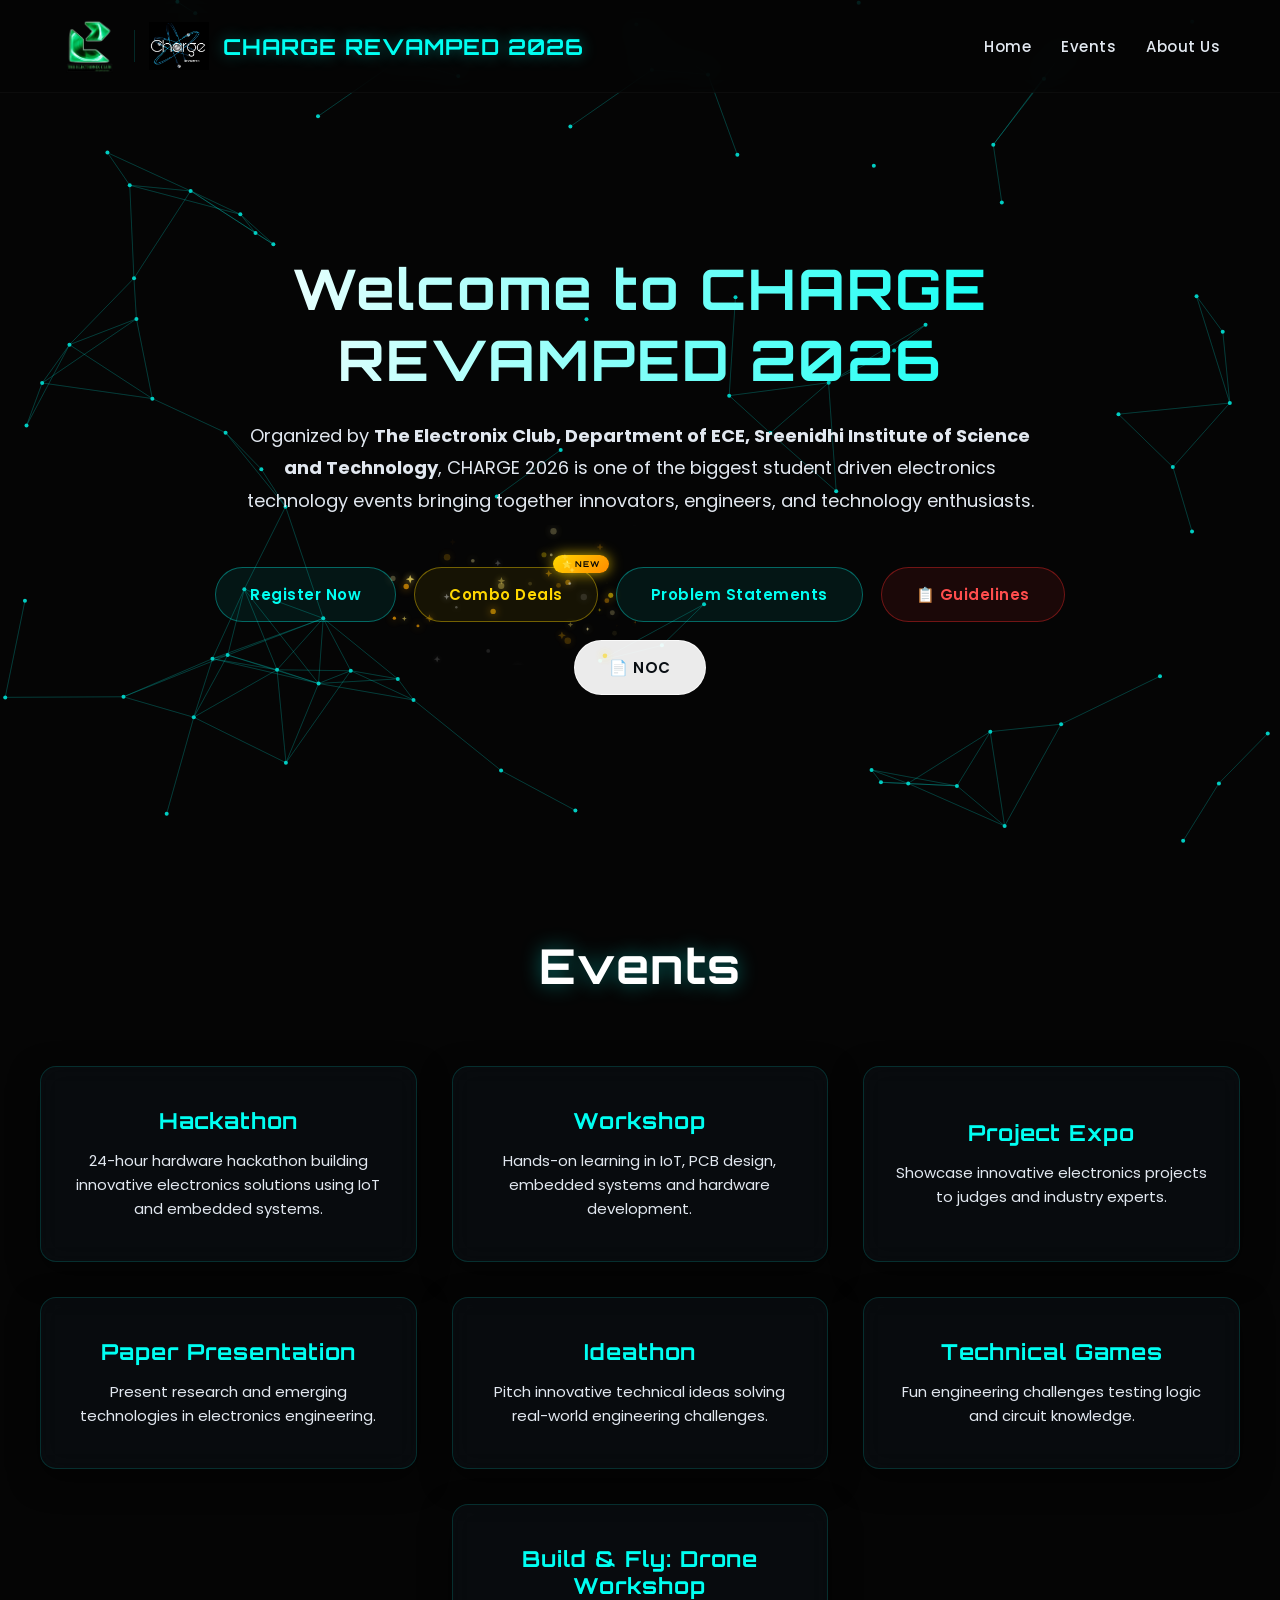
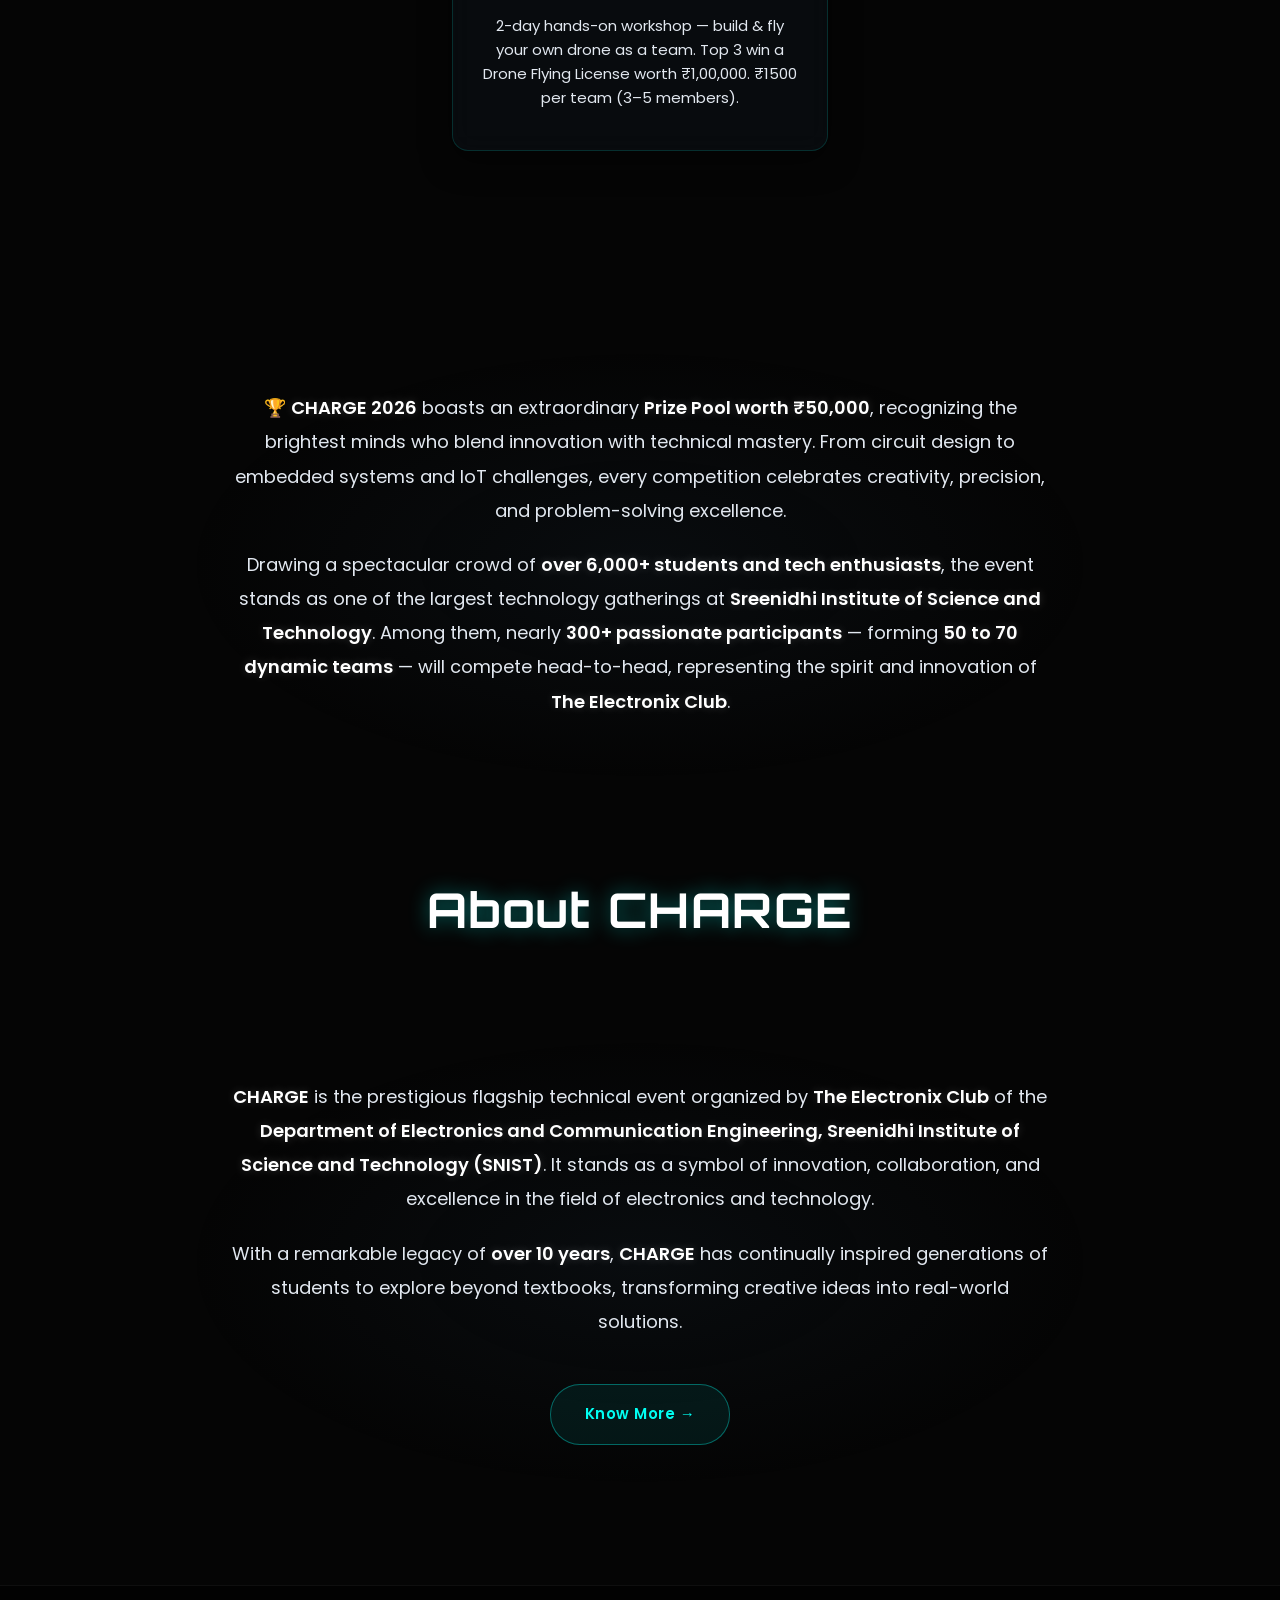
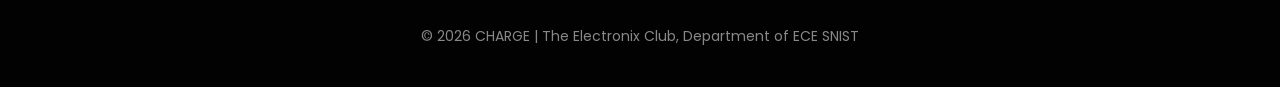
<file: index.html>
<!DOCTYPE html>
<html lang="en">

<head>
  <meta charset="UTF-8">
  <meta name="viewport" content="width=device-width, initial-scale=1.0">
  <title>CHARGE REVAMPED 2026</title>
  <link href="https://fonts.googleapis.com/css2?family=Orbitron:wght@400;700&family=Poppins:wght@300;400;500&display=swap" rel="stylesheet">

  <style>
    .logo-img { width: 60px; height: 60px; object-fit: contain; border-radius: 8px; }

    :root {
      --cyan: #00fff2;
      --cyan-glow: rgba(0, 255, 242, 0.4);
      --cyan-subtle: rgba(0, 255, 242, 0.1);
      --blue: #38bdf8;
      --gold: #ffd700;
      --gold-glow: rgba(255, 215, 0, 0.45);
      --bg-dark: #050505;
      --glass-bg: rgba(10, 15, 20, 0.6);
      --glass-border: rgba(0, 255, 242, 0.15);
      --text-muted: #e2e8f0;
      --easing: cubic-bezier(0.25, 1, 0.5, 1);
    }

    * { margin: 0; padding: 0; box-sizing: border-box; }
    html { scroll-behavior: smooth; }

    body {
      background: var(--bg-dark);
      color: white;
      font-family: 'Poppins', sans-serif;
      overflow-x: hidden;
      -webkit-font-smoothing: antialiased;
    }

    canvas { position: fixed; top: 0; left: 0; z-index: -1; opacity: 0.8; }

    header {
      display: flex;
      justify-content: space-between;
      align-items: center;
      padding: 16px 60px;
      background: rgba(5,5,5,0.7);
      backdrop-filter: blur(16px);
      border-bottom: 1px solid rgba(255,255,255,0.03);
      flex-wrap: wrap;
      position: sticky;
      top: 0; z-index: 100;
      gap: 16px;
    }

    .header-left { display: flex; align-items: center; gap: 14px; }
    .logo-divider { width: 1px; height: 32px; background: rgba(0,255,242,0.15); flex-shrink: 0; }

    header h2 {
      font-family: 'Orbitron', sans-serif;
      color: var(--cyan);
      white-space: nowrap;
      font-size: 22px;
      letter-spacing: 1px;
      text-shadow: 0 0 15px var(--cyan-glow);
    }

    nav { display: flex; flex-wrap: wrap; gap: 30px; }

    nav a {
      text-decoration: none;
      color: var(--text-muted);
      font-size: 15px;
      font-weight: 500;
      letter-spacing: 0.5px;
      transition: color 0.3s var(--easing);
      position: relative;
    }

    nav a::after {
      content: '';
      position: absolute;
      width: 0%; height: 2px;
      bottom: -6px; left: 50%;
      transform: translateX(-50%);
      background: var(--cyan);
      transition: width 0.3s var(--easing);
      box-shadow: 0 0 10px var(--cyan);
    }

    nav a:hover { color: #fff; }
    nav a:hover::after { width: 100%; }

    /* HERO */
    .hero {
      text-align: center;
      padding: 160px 20px 100px;
      max-width: 900px;
      margin: auto;
    }

    .hero h1 {
      font-size: 56px;
      font-family: 'Orbitron', sans-serif;
      margin-bottom: 25px;
      background: linear-gradient(to right, #ffffff, var(--cyan));
      -webkit-background-clip: text;
      background-clip: text;
      -webkit-text-fill-color: transparent;
      letter-spacing: 2px;
    }

    .hero p {
      line-height: 1.8;
      font-size: 18px;
      color: var(--text-muted);
      margin-bottom: 50px;
      max-width: 800px;
      margin-left: auto;
      margin-right: auto;
    }

    /* BUTTON ROW */
    .btn-row {
      display: flex;
      gap: 18px;
      justify-content: center;
      flex-wrap: wrap;
      margin-bottom: 40px;
      align-items: center;
    }

    .btn {
      padding: 15px 34px;
      border-radius: 30px;
      font-weight: 600;
      letter-spacing: 0.5px;
      text-decoration: none;
      display: inline-flex;
      align-items: center;
      justify-content: center;
      gap: 8px;
      transition: all 0.4s var(--easing);
      font-family: 'Poppins', sans-serif;
      font-size: 15px;
      position: relative;
      white-space: nowrap;
    }

    /* ── Register Now — cyan glow ── */
    .btn-register {
      background: rgba(0,255,242,0.07);
      color: var(--cyan);
      border: 1px solid rgba(0,255,242,0.35);
      animation: pulse-cyan 3s ease-in-out infinite;
    }

    .btn-register:hover {
      background: rgba(0,255,242,0.14);
      border-color: var(--cyan);
      transform: translateY(-3px);
      box-shadow: 0 0 44px rgba(0,255,242,0.55), 0 0 90px rgba(0,255,242,0.22);
      animation: none;
    }

    /* ── Problem Statements — cyan glow ── */
    .btn-problem {
      background: rgba(0,255,242,0.07);
      color: var(--cyan);
      border: 1px solid rgba(0,255,242,0.35);
      animation: pulse-cyan 2.8s ease-in-out infinite;
    }

    @keyframes pulse-cyan {
      0%,100% { box-shadow: 0 0 18px rgba(0,255,242,0.22), 0 0 40px rgba(0,255,242,0.08); }
      50%      { box-shadow: 0 0 32px rgba(0,255,242,0.48), 0 0 72px rgba(0,255,242,0.18); }
    }

    .btn-problem:hover {
      background: rgba(0,255,242,0.14);
      border-color: var(--cyan);
      transform: translateY(-3px);
      box-shadow: 0 0 44px rgba(0,255,242,0.55), 0 0 90px rgba(0,255,242,0.22);
      animation: none;
    }

    /* ── Guidelines — red glow ── */
    .btn-guidelines {
      background: rgba(220, 38, 38, 0.10);
      color: #ff4d4d;
      border: 1px solid rgba(220, 38, 38, 0.45);
      animation: pulse-red 2.9s ease-in-out infinite;
    }

    @keyframes pulse-red {
      0%,100% { box-shadow: 0 0 18px rgba(220,38,38,0.22), 0 0 40px rgba(220,38,38,0.08); }
      50%      { box-shadow: 0 0 32px rgba(220,38,38,0.52), 0 0 72px rgba(220,38,38,0.20); }
    }

    .btn-guidelines:hover {
      background: rgba(220, 38, 38, 0.20);
      border-color: #ff4d4d;
      transform: translateY(-3px);
      box-shadow: 0 0 44px rgba(220,38,38,0.60), 0 0 90px rgba(220,38,38,0.25);
      animation: none;
    }

    /* ── NOC — white/light box with dark text ── */
    .btn-noc {
      background: rgba(255, 255, 255, 0.92);
      color: #0a0f14;
      border: 1px solid rgba(255, 255, 255, 0.7);
      animation: pulse-white 3.1s ease-in-out infinite;
    }

    @keyframes pulse-white {
      0%,100% { box-shadow: 0 0 16px rgba(255,255,255,0.18), 0 0 36px rgba(255,255,255,0.06); }
      50%      { box-shadow: 0 0 30px rgba(255,255,255,0.42), 0 0 68px rgba(255,255,255,0.16); }
    }

    .btn-noc:hover {
      background: #ffffff;
      border-color: #ffffff;
      transform: translateY(-3px);
      box-shadow: 0 0 44px rgba(255,255,255,0.55), 0 0 90px rgba(255,255,255,0.22);
      animation: none;
    }

    /* ── Combo Deals — gold glow + glitter canvas overlay ── */
    .btn-combos-wrap {
      position: relative;
      display: inline-flex;
    }

    .btn-combos {
      background: rgba(255,215,0,0.07);
      color: var(--gold);
      border: 1px solid rgba(255,215,0,0.4);
      font-family: 'Poppins', sans-serif;
      font-size: 15px;
      font-weight: 600;
      letter-spacing: 0.5px;
      padding: 15px 34px;
      border-radius: 30px;
      position: relative;
      z-index: 1;
      animation: pulse-gold 2.6s ease-in-out infinite;
      transition: all 0.4s var(--easing);
    }

    @keyframes pulse-gold {
      0%,100% { box-shadow: 0 0 18px rgba(255,215,0,0.25), 0 0 42px rgba(255,215,0,0.1); }
      50%      { box-shadow: 0 0 34px rgba(255,215,0,0.55), 0 0 80px rgba(255,215,0,0.2); }
    }

    .btn-combos:hover {
      background: rgba(255,215,0,0.14);
      border-color: var(--gold);
      transform: translateY(-3px);
      box-shadow: 0 0 50px rgba(255,215,0,0.6), 0 0 100px rgba(255,215,0,0.25);
      animation: none;
    }

    /* glitter canvas sits on top, pointer-events off so clicks pass through */
    #glitter-canvas {
      position: absolute;
      top: 50%;
      left: 50%;
      transform: translate(-50%, -50%);
      width: 260px;
      height: 140px;
      pointer-events: none;
      z-index: 2;
    }

    /* ★ NEW floating badge */
    .star-badge {
      position: absolute;
      top: -13px;
      right: -12px;
      background: linear-gradient(135deg, #ffd700, #ff8c00);
      color: #050505;
      font-size: 8px;
      font-family: 'Orbitron', sans-serif;
      font-weight: 700;
      letter-spacing: 0.8px;
      padding: 4px 9px;
      border-radius: 20px;
      box-shadow: 0 0 14px rgba(255,215,0,0.8);
      animation: badge-pop 1.8s ease-in-out infinite;
      z-index: 3;
      white-space: nowrap;
    }

    @keyframes badge-pop {
      0%,100% { transform: scale(1);    box-shadow: 0 0 10px rgba(255,215,0,0.7); }
      50%      { transform: scale(1.14); box-shadow: 0 0 24px rgba(255,215,0,1);   }
    }

    /* EVENTS */
    #events { padding: 100px 40px; }

    .section-title {
      text-align: center;
      font-size: 48px;
      font-family: 'Orbitron', sans-serif;
      margin-bottom: 70px;
      color: #ffffff;
      text-shadow: 0 0 20px var(--cyan-glow);
      letter-spacing: 1.5px;
    }

    .event-grid {
      display: grid;
      grid-template-columns: repeat(3, 1fr);
      gap: 35px;
      max-width: 1200px;
      margin: auto;
    }

    .event-card:last-child:nth-child(3n+1) { grid-column: 2/3; }

    .event-card {
      background: var(--glass-bg);
      backdrop-filter: blur(12px);
      border: 1px solid var(--glass-border);
      border-radius: 16px;
      padding: 40px 30px;
      text-align: center;
      position: relative;
      cursor: pointer;
      transition: all 0.5s var(--easing);
      box-shadow: 0 10px 30px rgba(0,0,0,0.5);
      text-decoration: none;
      color: white;
      display: flex;
      flex-direction: column;
      justify-content: center;
      overflow: hidden;
    }

    .event-card::before {
      content: "";
      position: absolute;
      inset: 0;
      background: radial-gradient(circle at center, rgba(0,255,242,0.1) 0%, transparent 70%);
      opacity: 0;
      transition: opacity 0.5s var(--easing);
      pointer-events: none;
    }

    .event-card:hover {
      transform: translateY(-8px) scale(1.02);
      box-shadow: 0 20px 40px rgba(0,0,0,0.6), 0 0 40px rgba(0,255,242,0.15);
      border-color: rgba(0,255,242,0.4);
    }

    .event-card:hover::before { opacity: 1; }

    .event-card h3 {
      font-family: 'Orbitron', sans-serif;
      font-size: 22px;
      margin-bottom: 15px;
      color: var(--cyan);
      position: relative;
      z-index: 1;
      letter-spacing: 1px;
    }

    .event-preview {
      font-size: 15px;
      line-height: 1.6;
      color: var(--text-muted);
      position: relative;
      z-index: 1;
    }

    .info {
      text-align: center;
      max-width: 900px;
      margin: 100px auto;
      font-size: 18px;
      line-height: 1.9;
      color: var(--text-muted);
      background: radial-gradient(ellipse at center, rgba(15,23,30,0.4) 0%, transparent 70%);
      padding: 40px;
      border-radius: 20px;
    }

    .info strong { color: #fff; font-weight: 600; text-shadow: 0 0 10px rgba(255,255,255,0.2); }
    .info p { margin-bottom: 20px; }

    footer {
      text-align: center;
      padding: 40px 20px;
      border-top: 1px solid rgba(255,255,255,0.05);
      margin-top: 60px;
      color: #888;
      font-size: 14px;
      background: rgba(0,0,0,0.5);
    }

    @media(max-width:1024px) {
      .event-grid { gap: 25px; padding: 0 20px; }
      .event-card { padding: 30px 20px; }
    }

    @media(max-width:900px) {
      .event-grid { grid-template-columns: repeat(2, 1fr); }
      .event-card:last-child:nth-child(3n+1) { grid-column: auto; }
      .hero h1 { font-size: 42px; }
    }

    /* ── HAMBURGER MENU ── */
    .hamburger {
      display: none;
      flex-direction: column;
      gap: 5px;
      cursor: pointer;
      padding: 6px;
      z-index: 200;
      background: none;
      border: none;
    }

    .hamburger span {
      display: block;
      width: 26px;
      height: 2px;
      background: var(--cyan);
      border-radius: 2px;
      transition: all 0.35s var(--easing);
      box-shadow: 0 0 6px var(--cyan-glow);
    }

    .hamburger.open span:nth-child(1) { transform: translateY(7px) rotate(45deg); }
    .hamburger.open span:nth-child(2) { opacity: 0; transform: scaleX(0); }
    .hamburger.open span:nth-child(3) { transform: translateY(-7px) rotate(-45deg); }

    /* Mobile nav drawer */
    .mobile-nav {
      display: none;
      position: fixed;
      top: 0; left: 0;
      width: 100%; height: 100%;
      background: rgba(3, 6, 12, 0.97);
      backdrop-filter: blur(20px);
      z-index: 150;
      flex-direction: column;
      align-items: center;
      justify-content: center;
      gap: 36px;
      opacity: 0;
      pointer-events: none;
      transition: opacity 0.35s var(--easing);
    }

    .mobile-nav.open {
      display: flex;
      opacity: 1;
      pointer-events: all;
    }

    .mobile-nav a {
      font-family: 'Orbitron', sans-serif;
      font-size: 26px;
      color: var(--text-muted);
      text-decoration: none;
      letter-spacing: 2px;
      transition: color 0.3s var(--easing), text-shadow 0.3s var(--easing);
    }

    .mobile-nav a:hover {
      color: var(--cyan);
      text-shadow: 0 0 20px var(--cyan-glow);
    }

    .mobile-nav-close {
      position: absolute;
      top: 20px; right: 24px;
      font-size: 36px;
      color: var(--text-muted);
      cursor: pointer;
      line-height: 1;
      transition: color 0.3s;
    }

    .mobile-nav-close:hover { color: var(--cyan); }

    @media(max-width:600px) {
      header { padding: 12px 16px; }
      header h2 { font-size: 15px; }
      nav { display: none; }
      .hamburger { display: flex; }

      /* Button row: stack vertically, all same width */
      .btn-row {
        flex-direction: column;
        align-items: stretch;
        gap: 14px;
        width: 100%;
        max-width: 340px;
        margin-left: auto;
        margin-right: auto;
      }

      .btn {
        width: 100%;
        justify-content: center;
      }

      .btn-combos-wrap {
        width: 100%;
        display: flex;
        justify-content: stretch;
      }

      .btn-combos {
        width: 100%;
        justify-content: center;
      }

      #glitter-canvas {
        width: 100%;
        height: 140px;
      }

      .event-grid { grid-template-columns: 1fr; gap: 20px; }
      .hero { padding: 100px 20px 60px; }
      .hero h1 { font-size: 32px; letter-spacing: 1px; }
      .hero p { font-size: 15px; }
      .section-title { font-size: 32px; }
      .info { margin: 60px auto; padding: 28px 20px; font-size: 16px; }
    }
  </style>
</head>

<body>
  <canvas id="bg"></canvas>

  <!-- Mobile nav drawer -->
  <div class="mobile-nav" id="mobileNav">
    <span class="mobile-nav-close" onclick="closeMenu()">&times;</span>
    <a href="#home"     onclick="closeMenu()">Home</a>
    <a href="#events"   onclick="closeMenu()">Events</a>
    <a href="about.html" onclick="closeMenu()">About Us</a>
  </div>

  <header>
    <div class="header-left">
      <img src="TEC_logo-removebg-preview.png" class="logo-img">
      <div class="logo-divider"></div>
      <img src="charge revamped logo.jpg.jpeg" class="logo-img">
      <h2>CHARGE REVAMPED 2026</h2>
    </div>
    <nav>
      <a href="#home">Home</a>
      <a href="#events">Events</a>
      <a href="about.html">About Us</a>
    </nav>
    <button class="hamburger" id="hamburger" onclick="toggleMenu()" aria-label="Menu">
      <span></span><span></span><span></span>
    </button>
  </header>

  <section id="home" class="hero">
    <h1>Welcome to CHARGE REVAMPED 2026</h1>
    <p>
      Organized by <strong>The Electronix Club, Department of ECE, Sreenidhi Institute of Science and Technology</strong>,
      CHARGE 2026 is one of the biggest student driven electronics technology events bringing together innovators,
      engineers, and technology enthusiasts.
    </p>

    <div class="btn-row">
      <a href="register.html" class="btn btn-register">Register Now</a>
      <div class="btn-combos-wrap">
        <canvas id="glitter-canvas"></canvas>
        <a href="combos.html" class="btn btn-combos">
          <span class="star-badge">⭐ NEW</span>
          Combo Deals
        </a>
      </div>
      <a href="problem-statements.html" class="btn btn-problem">Problem Statements</a>
      <a href="charge_event_guidelines.pdf" download class="btn btn-guidelines">📋 Guidelines</a>
      <a href="NOC_Hackatron.docx" download class="btn btn-noc">📄 NOC</a>
    </div>
  </section>

  <section id="events">
    <h2 class="section-title">Events</h2>
    <div class="event-grid">
      <a href="hackathon.html" class="event-card">
        <h3>Hackathon</h3>
        <div class="event-preview">24-hour hardware hackathon building innovative electronics solutions using IoT and embedded systems.</div>
      </a>
      <a href="workshop.html" class="event-card">
        <h3>Workshop</h3>
        <div class="event-preview">Hands-on learning in IoT, PCB design, embedded systems and hardware development.</div>
      </a>
      <a href="expo.html" class="event-card">
        <h3>Project Expo</h3>
        <div class="event-preview">Showcase innovative electronics projects to judges and industry experts.</div>
      </a>
      <a href="paper.html" class="event-card">
        <h3>Paper Presentation</h3>
        <div class="event-preview">Present research and emerging technologies in electronics engineering.</div>
      </a>
      <a href="ideathon.html" class="event-card">
        <h3>Ideathon</h3>
        <div class="event-preview">Pitch innovative technical ideas solving real-world engineering challenges.</div>
      </a>
      <a href="technical-games.html" class="event-card">
        <h3>Technical Games</h3>
        <div class="event-preview">Fun engineering challenges testing logic and circuit knowledge.</div>
      </a>
      <a href="drone-workshop.html" class="event-card">
        <h3>Build & Fly: Drone Workshop</h3>
        <div class="event-preview">2-day hands-on workshop — build & fly your own drone as a team. Top 3 win a Drone Flying License worth ₹1,00,000. ₹1500 per team (3–5 members).</div>
      </a>
    </div>
  </section>

  <section class="info">
    <p>
      🏆 <strong>CHARGE 2026</strong> boasts an extraordinary <strong>Prize Pool worth ₹50,000</strong>, recognizing the
      brightest minds who blend innovation with technical mastery. From circuit design to embedded systems and IoT
      challenges, every competition celebrates creativity, precision, and problem-solving excellence.
    </p>
    <p>
      Drawing a spectacular crowd of <strong>over 6,000+ students and tech enthusiasts</strong>, the event stands as one
      of the largest technology gatherings at <strong>Sreenidhi Institute of Science and Technology</strong>. Among
      them, nearly <strong>300+ passionate participants</strong> — forming <strong>50 to 70 dynamic teams</strong> —
      will compete head-to-head, representing the spirit and innovation of <strong>The Electronix Club</strong>.
    </p>
  </section>

  <section id="about">
    <h2 class="section-title">About CHARGE</h2>
    <div class="info">
      <p><strong>CHARGE</strong> is the prestigious flagship technical event organized by <strong>The Electronix Club</strong> of the <strong>Department of Electronics and Communication Engineering, Sreenidhi Institute of Science and Technology (SNIST)</strong>. It stands as a symbol of innovation, collaboration, and excellence in the field of electronics and technology.</p>
      <p>With a remarkable legacy of <strong>over 10 years</strong>, <strong>CHARGE</strong> has continually inspired generations of students to explore beyond textbooks, transforming creative ideas into real-world solutions.</p>
      <a href="about.html" class="btn btn-register" style="margin-top:25px;">Know More →</a>
    </div>
  </section>

  <footer>© 2026 CHARGE | The Electronix Club, Department of ECE SNIST</footer>

  <script>
    const canvas = document.getElementById("bg")
    const ctx = canvas.getContext("2d")
    canvas.width = window.innerWidth
    canvas.height = window.innerHeight
    let particles = []
    let particleCount = window.innerWidth < 600 ? 30 : window.innerWidth < 1024 ? 50 : 80
    for (let i = 0; i < particleCount; i++) {
      particles.push({ x: Math.random() * canvas.width, y: Math.random() * canvas.height, vx: (Math.random() - 0.5) * 0.5, vy: (Math.random() - 0.5) * 0.5 })
    }
    function animate() {
      ctx.clearRect(0, 0, canvas.width, canvas.height)
      particles.forEach(p => {
        p.x += p.vx; p.y += p.vy
        if (p.x < 0 || p.x > canvas.width) p.vx *= -1
        if (p.y < 0 || p.y > canvas.height) p.vy *= -1
        ctx.beginPath()
        ctx.arc(p.x, p.y, 2, 0, Math.PI * 2)
        ctx.fillStyle = "#00fff2"
        ctx.fill()
        particles.forEach(p2 => {
          let dist = Math.hypot(p.x - p2.x, p.y - p2.y)
          if (dist < 120) {
            ctx.beginPath(); ctx.moveTo(p.x, p.y); ctx.lineTo(p2.x, p2.y)
            ctx.strokeStyle = "rgba(0,255,242,0.15)"; ctx.stroke()
          }
        })
      })
      requestAnimationFrame(animate)
    }
    animate()
    if (window.history && window.history.replaceState) {
      window.history.replaceState(null, null, window.location.href)
    }

    /* Hamburger menu */
    function toggleMenu() {
      const nav = document.getElementById('mobileNav');
      const ham = document.getElementById('hamburger');
      nav.classList.toggle('open');
      ham.classList.toggle('open');
    }
    function closeMenu() {
      document.getElementById('mobileNav').classList.remove('open');
      document.getElementById('hamburger').classList.remove('open');
    }

    /* ── GLITTER around Combo button ── */
    const gc = document.getElementById('glitter-canvas');
    const gx = gc.getContext('2d');
    gc.width = 260; gc.height = 140;

    const goldColors = ['#ffd700','#ffe566','#ffb300','#fff0a0','#ffa500','#ffffff'];
    let sparks = [];

    function makeSpark() {
      const edge = Math.random();
      let x, y;
      if (edge < 0.25)      { x = 30 + Math.random()*200; y = 42 + (Math.random()-0.5)*8; }
      else if (edge < 0.5)  { x = 30 + Math.random()*200; y = 98 + (Math.random()-0.5)*8; }
      else if (edge < 0.75) { x = 30  + (Math.random()-0.5)*8; y = 42 + Math.random()*56; }
      else                   { x = 230 + (Math.random()-0.5)*8; y = 42 + Math.random()*56; }

      const angle = Math.random() * Math.PI * 2;
      const speed = 0.6 + Math.random() * 1.6;
      sparks.push({
        x, y,
        vx: Math.cos(angle) * speed,
        vy: Math.sin(angle) * speed,
        life: 1,
        decay: 0.012 + Math.random() * 0.018,
        size: 1.2 + Math.random() * 2.2,
        color: goldColors[Math.floor(Math.random() * goldColors.length)],
        twinkle: Math.random() * Math.PI * 2,
        shape: Math.random() < 0.4 ? 'star' : 'circle'
      });
    }

    function drawStar(ctx, x, y, r, color, alpha) {
      ctx.save();
      ctx.globalAlpha = alpha;
      ctx.fillStyle = color;
      ctx.shadowColor = color;
      ctx.shadowBlur = 6;
      ctx.beginPath();
      for (let i = 0; i < 4; i++) {
        const a = (i / 4) * Math.PI * 2;
        const ra = a + Math.PI / 4;
        ctx.lineTo(x + Math.cos(a) * r, y + Math.sin(a) * r);
        ctx.lineTo(x + Math.cos(ra) * r * 0.4, y + Math.sin(ra) * r * 0.4);
      }
      ctx.closePath();
      ctx.fill();
      ctx.restore();
    }

    function animateGlitter() {
      gx.clearRect(0, 0, gc.width, gc.height);

      if (Math.random() < 0.7) makeSpark();
      if (Math.random() < 0.5) makeSpark();

      sparks.forEach(s => {
        s.x += s.vx;
        s.y += s.vy;
        s.vy += 0.012;
        s.life -= s.decay;
        s.twinkle += 0.18;
        const alpha = Math.max(0, s.life) * (0.75 + 0.25 * Math.sin(s.twinkle));

        if (s.shape === 'star') {
          drawStar(gx, s.x, s.y, s.size * 1.3, s.color, alpha);
        } else {
          gx.save();
          gx.globalAlpha = alpha;
          gx.fillStyle = s.color;
          gx.shadowColor = s.color;
          gx.shadowBlur = 8;
          gx.beginPath();
          gx.arc(s.x, s.y, s.size, 0, Math.PI * 2);
          gx.fill();
          gx.restore();
        }
      });

      sparks = sparks.filter(s => s.life > 0);
      requestAnimationFrame(animateGlitter);
    }
    animateGlitter();
  </script>
</body>
</html>
</file>
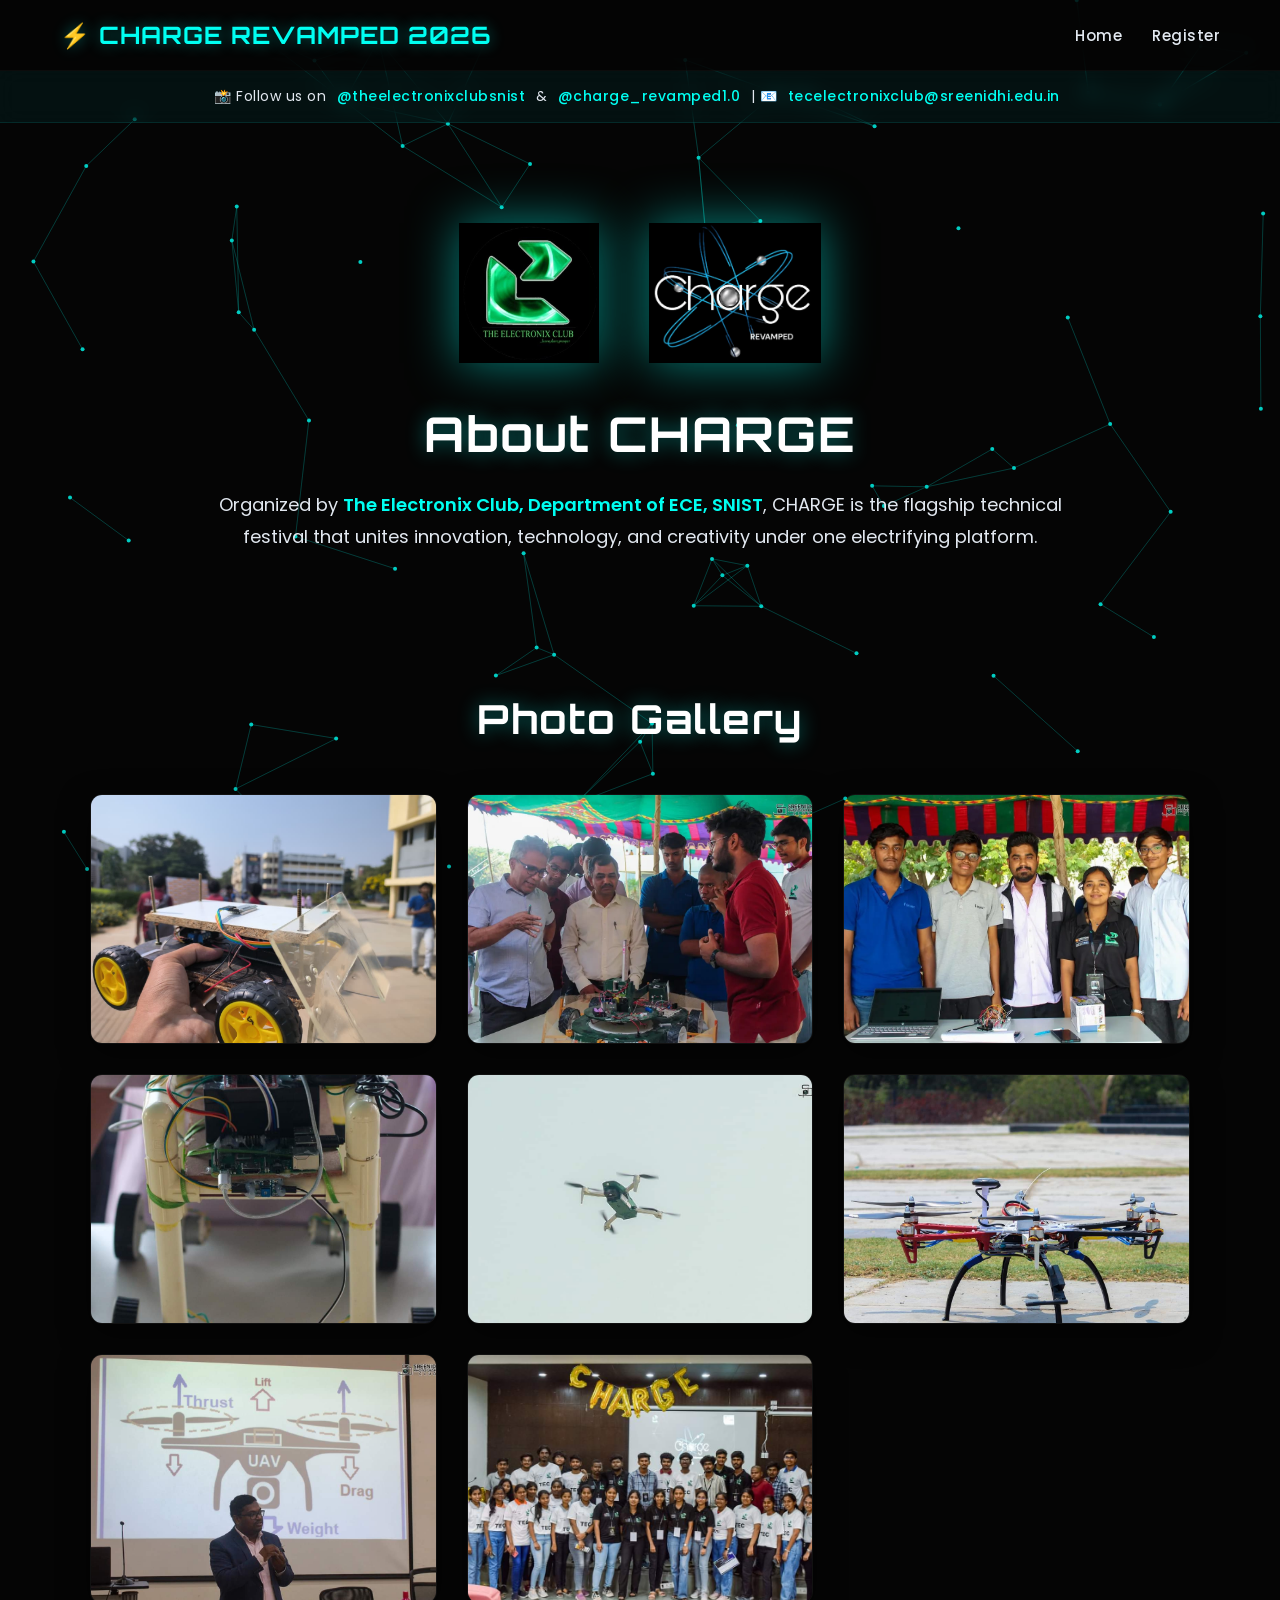
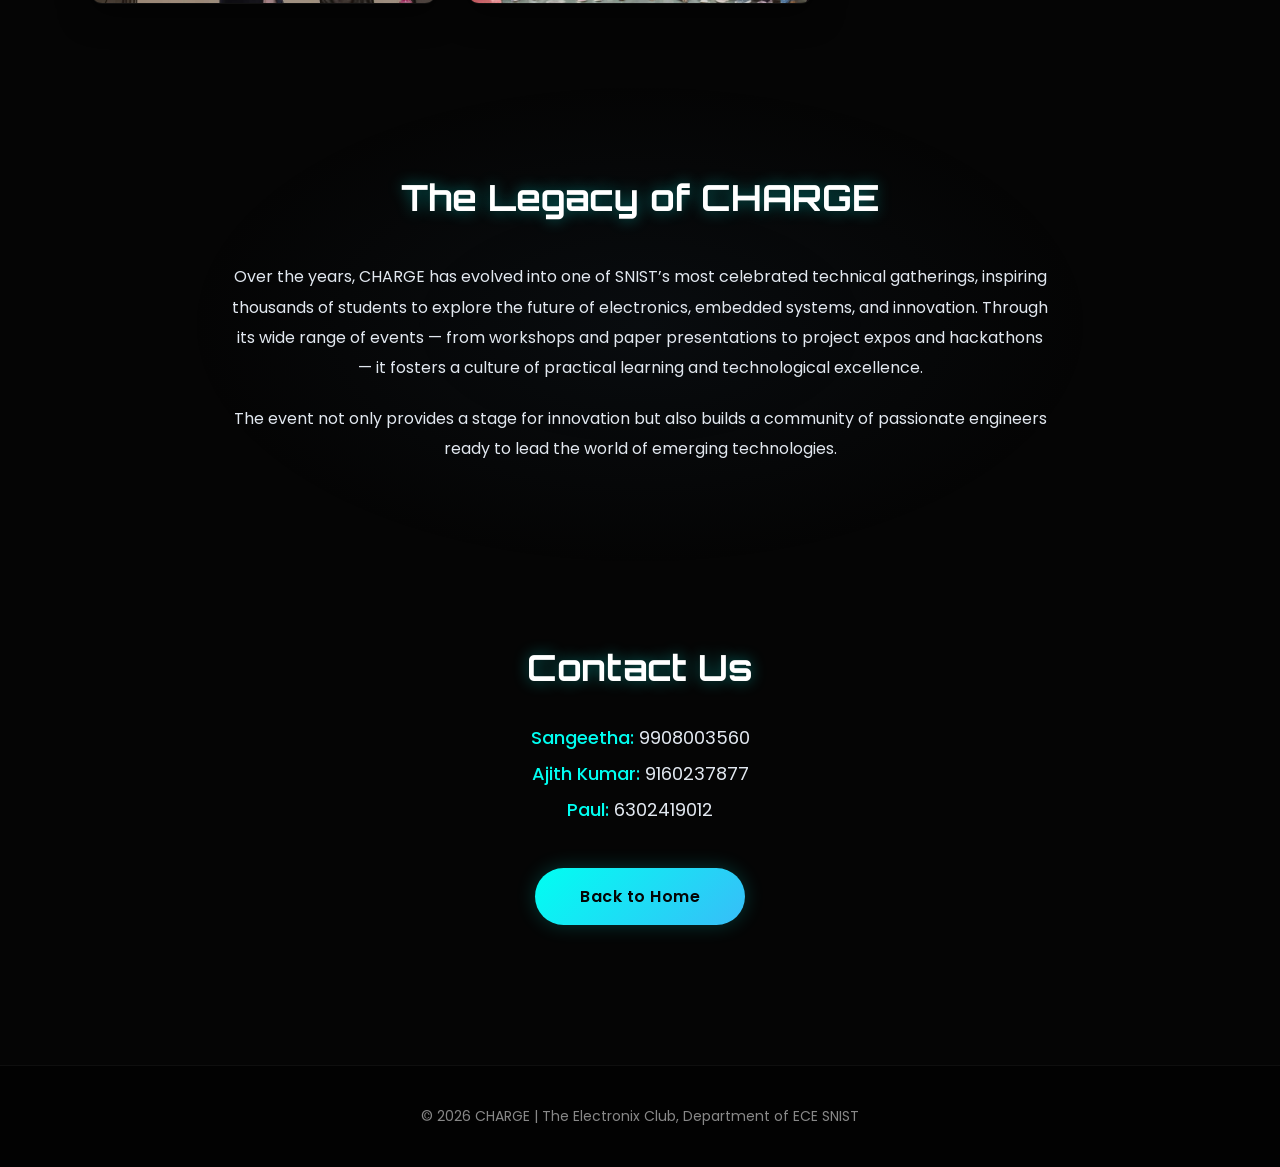
<file: about.html>
<!DOCTYPE html>
<html lang="en">

<head>
  <meta charset="UTF-8">
  <meta name="viewport" content="width=device-width, initial-scale=1.0">
  <title>About | CHARGE Revamped 2026</title>

  <link
    href="https://fonts.googleapis.com/css2?family=Orbitron:wght@400;700&family=Poppins:wght@300;400;500&display=swap"
    rel="stylesheet">

  <style>
    :root {
      --cyan: #00fff2;
      --cyan-glow: rgba(0, 255, 242, 0.4);
      --cyan-subtle: rgba(0, 255, 242, 0.1);
      --blue: #38bdf8;
      --bg-dark: #050505;
      --glass-bg: rgba(10, 15, 20, 0.6);
      --glass-border: rgba(0, 255, 242, 0.15);
      --text-muted: #e2e8f0;
      --easing: cubic-bezier(0.25, 1, 0.5, 1);
    }

    * {
      margin: 0;
      padding: 0;
      box-sizing: border-box;
    }

    html {
      scroll-behavior: smooth;
    }

    body {
      background: var(--bg-dark);
      color: white;
      font-family: 'Poppins', sans-serif;
      overflow-x: hidden;
      -webkit-font-smoothing: antialiased;
      -moz-osx-font-smoothing: grayscale;
    }

    canvas {
      position: fixed;
      top: 0;
      left: 0;
      z-index: -1;
      opacity: 0.8;
    }

    /* HEADER */
    header {
      display: flex;
      justify-content: space-between;
      align-items: center;
      padding: 20px 60px;
      background: rgba(5, 5, 5, 0.7);
      backdrop-filter: blur(16px);
      -webkit-backdrop-filter: blur(16px);
      border-bottom: 1px solid rgba(255, 255, 255, 0.03);
      flex-wrap: wrap;
      position: sticky;
      top: 0;
      z-index: 100;
    }

    header h2 {
      font-family: 'Orbitron', sans-serif;
      color: var(--cyan);
      font-size: 24px;
      letter-spacing: 1px;
      text-shadow: 0 0 15px var(--cyan-glow);
    }

    nav {
      display: flex;
      gap: 30px;
    }

    nav a {
      text-decoration: none;
      color: var(--text-muted);
      font-size: 15px;
      font-weight: 500;
      letter-spacing: 0.5px;
      transition: color 0.3s var(--easing);
      position: relative;
    }

    nav a::after {
      content: '';
      position: absolute;
      width: 0%;
      height: 2px;
      bottom: -6px;
      left: 50%;
      transform: translateX(-50%);
      background: var(--cyan);
      transition: width 0.3s var(--easing);
      box-shadow: 0 0 10px var(--cyan);
    }

    nav a:hover {
      color: #ffffff;
    }

    nav a:hover::after {
      width: 100%;
    }

    /* TOP CONTACT BAR */
    .top-info {
      text-align: center;
      padding: 15px 10px;
      background: rgba(0, 255, 242, 0.05);
      border-bottom: 1px solid rgba(0, 255, 242, 0.1);
      color: var(--text-muted);
      font-size: 14px;
      letter-spacing: 0.5px;
      backdrop-filter: blur(10px);
    }

    .top-info a {
      color: var(--cyan);
      text-decoration: none;
      margin: 0 6px;
      font-weight: 500;
      transition: text-shadow 0.3s ease;
    }

    .top-info a:hover {
      text-decoration: underline;
      text-shadow: 0 0 10px var(--cyan-glow);
    }

    /* HERO SECTION */
    .hero {
      text-align: center;
      padding: 100px 20px 60px;
      position: relative;
    }

    .logo-container {
      display: flex;
      justify-content: center;
      align-items: center;
      gap: 50px;
      flex-wrap: wrap;
      margin-bottom: 40px;
    }

    .logo-container img {
      height: 140px;
      width: auto;
      filter: drop-shadow(0 0 25px rgba(0, 255, 242, 0.5));
      transition: all 0.5s var(--easing);
    }

    .logo-container img:hover {
      transform: scale(1.08) translateY(-5px);
      filter: drop-shadow(0 0 40px rgba(0, 255, 242, 0.8));
    }

    .hero h1 {
      font-family: 'Orbitron', sans-serif;
      font-size: 48px;
      color: #ffffff;
      margin-bottom: 25px;
      text-shadow: 0 0 20px var(--cyan-glow);
      letter-spacing: 2px;
    }

    .hero p {
      font-size: 18px;
      line-height: 1.8;
      max-width: 900px;
      margin: auto;
      color: var(--text-muted);
    }

    .hero p strong {
      color: var(--cyan);
      font-weight: 600;
    }

    /* GALLERY */
    .gallery {
      padding: 80px 40px;
      text-align: center;
      position: relative;
    }

    .gallery h2 {
      font-family: 'Orbitron', sans-serif;
      font-size: 40px;
      color: #ffffff;
      margin-bottom: 50px;
      text-shadow: 0 0 20px var(--cyan-glow);
      letter-spacing: 1.5px;
    }

    .gallery-grid {
      display: grid;
      grid-template-columns: repeat(auto-fit, minmax(280px, 1fr));
      gap: 30px;
      max-width: 1100px;
      margin: auto;
    }

    .gallery-grid img {
      width: 100%;
      height: 250px;
      border-radius: 12px;
      object-fit: cover;
      box-shadow: 0 10px 30px rgba(0, 0, 0, 0.5);
      border: 1px solid rgba(255, 255, 255, 0.05);
      transition: all 0.5s var(--easing);
      cursor: pointer;
    }

    .gallery-grid img:hover {
      transform: scale(1.05) translateY(-5px);
      box-shadow: 0 15px 40px rgba(0, 255, 242, 0.3);
      border-color: rgba(0, 255, 242, 0.4);
    }

    /* ABOUT CONTENT */
    .about-section {
      padding: 80px 40px;
      max-width: 900px;
      margin: auto;
      line-height: 1.9;
      color: var(--text-muted);
      background: radial-gradient(ellipse at center, rgba(15, 23, 30, 0.4) 0%, transparent 70%);
      border-radius: 20px;
      text-align: center;
    }

    .about-section h2 {
      color: #ffffff;
      font-family: 'Orbitron', sans-serif;
      margin-bottom: 30px;
      font-size: 36px;
      text-shadow: 0 0 15px var(--cyan-glow);
    }

    .about-section p {
      margin-bottom: 20px;
    }

    /* CONTACT SECTION */
    .contact {
      padding: 80px 40px;
      text-align: center;
    }

    .contact h2 {
      font-family: 'Orbitron', sans-serif;
      color: #ffffff;
      margin-bottom: 30px;
      font-size: 36px;
      text-shadow: 0 0 15px var(--cyan-glow);
    }

    .contact p {
      color: var(--text-muted);
      line-height: 2;
      font-size: 18px;
    }

    .contact strong {
      color: var(--cyan);
      font-weight: 500;
    }

    /* BUTTON */
    .btn {
      background: linear-gradient(135deg, var(--cyan), var(--blue));
      color: #050505;
      padding: 16px 45px;
      border-radius: 30px;
      text-decoration: none;
      font-weight: 600;
      letter-spacing: 0.5px;
      transition: all 0.4s var(--easing);
      display: inline-block;
      margin-top: 40px;
      box-shadow: 0 0 20px rgba(0, 255, 242, 0.2);
    }

    .btn:hover {
      transform: translateY(-3px);
      box-shadow: 0 10px 30px rgba(0, 255, 242, 0.4), 0 0 60px rgba(56, 189, 248, 0.2);
    }

    /* FOOTER */
    footer {
      text-align: center;
      padding: 40px 20px;
      border-top: 1px solid rgba(255, 255, 255, 0.05);
      margin-top: 60px;
      color: #888;
      font-size: 14px;
      background: rgba(0, 0, 0, 0.5);
    }

    /* RESPONSIVE */
    @media(max-width:900px) {
      .hero h1 {
        font-size: 38px;
      }

      .logo-container img {
        height: 100px;
      }
    }

    @media(max-width:600px) {
      header {
        padding: 15px 20px;
      }

      header h2 {
        font-size: 20px;
      }

      nav {
        display: none;
      }

      .logo-container {
        gap: 30px;
      }

      .logo-container img {
        height: 80px;
      }

      .hero h1 {
        font-size: 32px;
      }

      .hero p {
        font-size: 16px;
      }

      .gallery h2,
      .about-section h2,
      .contact h2 {
        font-size: 28px;
      }
    }
  </style>
</head>

<body>
  <canvas id="bg"></canvas>

  <header>
    <h2>⚡ CHARGE REVAMPED 2026</h2>
    <nav>
      <a href="index.html">Home</a>
      <a href="register.html">Register</a>
    </nav>
  </header>

  <div class="top-info">
    📸 Follow us on
    <a href="https://www.instagram.com/theelectronixclubsnist" target="_blank">@theelectronixclubsnist</a> &
    <a href="https://www.instagram.com/charge_revamped1.0" target="_blank">@charge_revamped1.0</a> |
    📧 <a href="mailto:tecelectronixclub@sreenidhi.edu.in">tecelectronixclub@sreenidhi.edu.in</a>
  </div>

  <section class="hero">
    <div class="logo-container">
      <img src="./TEC Symbol.jpg" alt="The Electronix Club Logo">
      <img src="./charge revamped logo.jpg.jpg" alt="CHARGE Logo">
    </div>
    <h1>About CHARGE</h1>
    <p>
      Organized by <strong>The Electronix Club, Department of ECE, SNIST</strong>, CHARGE is the flagship technical
      festival that unites innovation, technology, and creativity under one electrifying platform.
    </p>
  </section>

  <section class="gallery">
    <h2>Photo Gallery</h2>
    <div class="gallery-grid">
      <img src="./1.jpeg" alt="CHARGE Event Photo 1">
      <img src="./2.jpeg" alt="CHARGE Event Photo 2">
      <img src="./3.jpeg" alt="CHARGE Event Photo 3">
      <img src="./4.jpeg" alt="CHARGE Event Photo 4">
      <img src="./5.jpeg" alt="CHARGE Event Photo 5">
      <img src="./6.jpeg" alt="CHARGE Event Photo 6">
      <img src="./7.jpeg" alt="CHARGE Event Photo 7">
      <img src="./8.jpeg" alt="CHARGE Event Photo 8">
    </div>
  </section>

  <section class="about-section">
    <h2>The Legacy of CHARGE</h2>
    <p>
      Over the years, CHARGE has evolved into one of SNIST’s most celebrated technical gatherings, inspiring thousands
      of students to explore the future of electronics, embedded systems, and innovation. Through its wide range of
      events — from workshops and paper presentations to project expos and hackathons — it fosters a culture of
      practical learning and technological excellence.
    </p>
    <p>
      The event not only provides a stage for innovation but also builds a community of passionate engineers ready to
      lead the world of emerging technologies.
    </p>
  </section>

  <section class="contact">
    <h2>Contact Us</h2>
    <p>
      <strong>Sangeetha:</strong> 9908003560<br>
      <strong>Ajith Kumar:</strong> 9160237877 <br>
      <strong>Paul:</strong> 6302419012
    </p>
    <a href="index.html" class="btn">Back to Home</a>
  </section>

  <footer>
    © 2026 CHARGE | The Electronix Club, Department of ECE SNIST
  </footer>

  <script>
    /* Particle Background */
    const canvas = document.getElementById("bg"), ctx = canvas.getContext("2d");
    canvas.width = innerWidth; canvas.height = innerHeight;
    let particles = [], count = innerWidth < 600 ? 30 : innerWidth < 1024 ? 50 : 80;
    for (let i = 0; i < count; i++) {
      particles.push({ x: Math.random() * innerWidth, y: Math.random() * innerHeight, vx: (Math.random() - .5) * .5, vy: (Math.random() - .5) * .5 });
    }
    function animate() {
      ctx.clearRect(0, 0, innerWidth, innerHeight);
      particles.forEach(p => {
        p.x += p.vx; p.y += p.vy;
        if (p.x < 0 || p.x > innerWidth) p.vx *= -1; if (p.y < 0 || p.y > innerHeight) p.vy *= -1;
        ctx.beginPath(); ctx.arc(p.x, p.y, 2, 0, 2 * Math.PI); ctx.fillStyle = "#00fff2"; ctx.fill();
        particles.forEach(q => {
          let d = Math.hypot(p.x - q.x, p.y - q.y);
          if (d < 120) {
            ctx.beginPath(); ctx.moveTo(p.x, p.y); ctx.lineTo(q.x, q.y);
            ctx.strokeStyle = "rgba(0,255,242,0.15)"; ctx.stroke();
          }
        });
      });
      requestAnimationFrame(animate);
    }
    animate();
  </script>

</body>

</html>
</file>
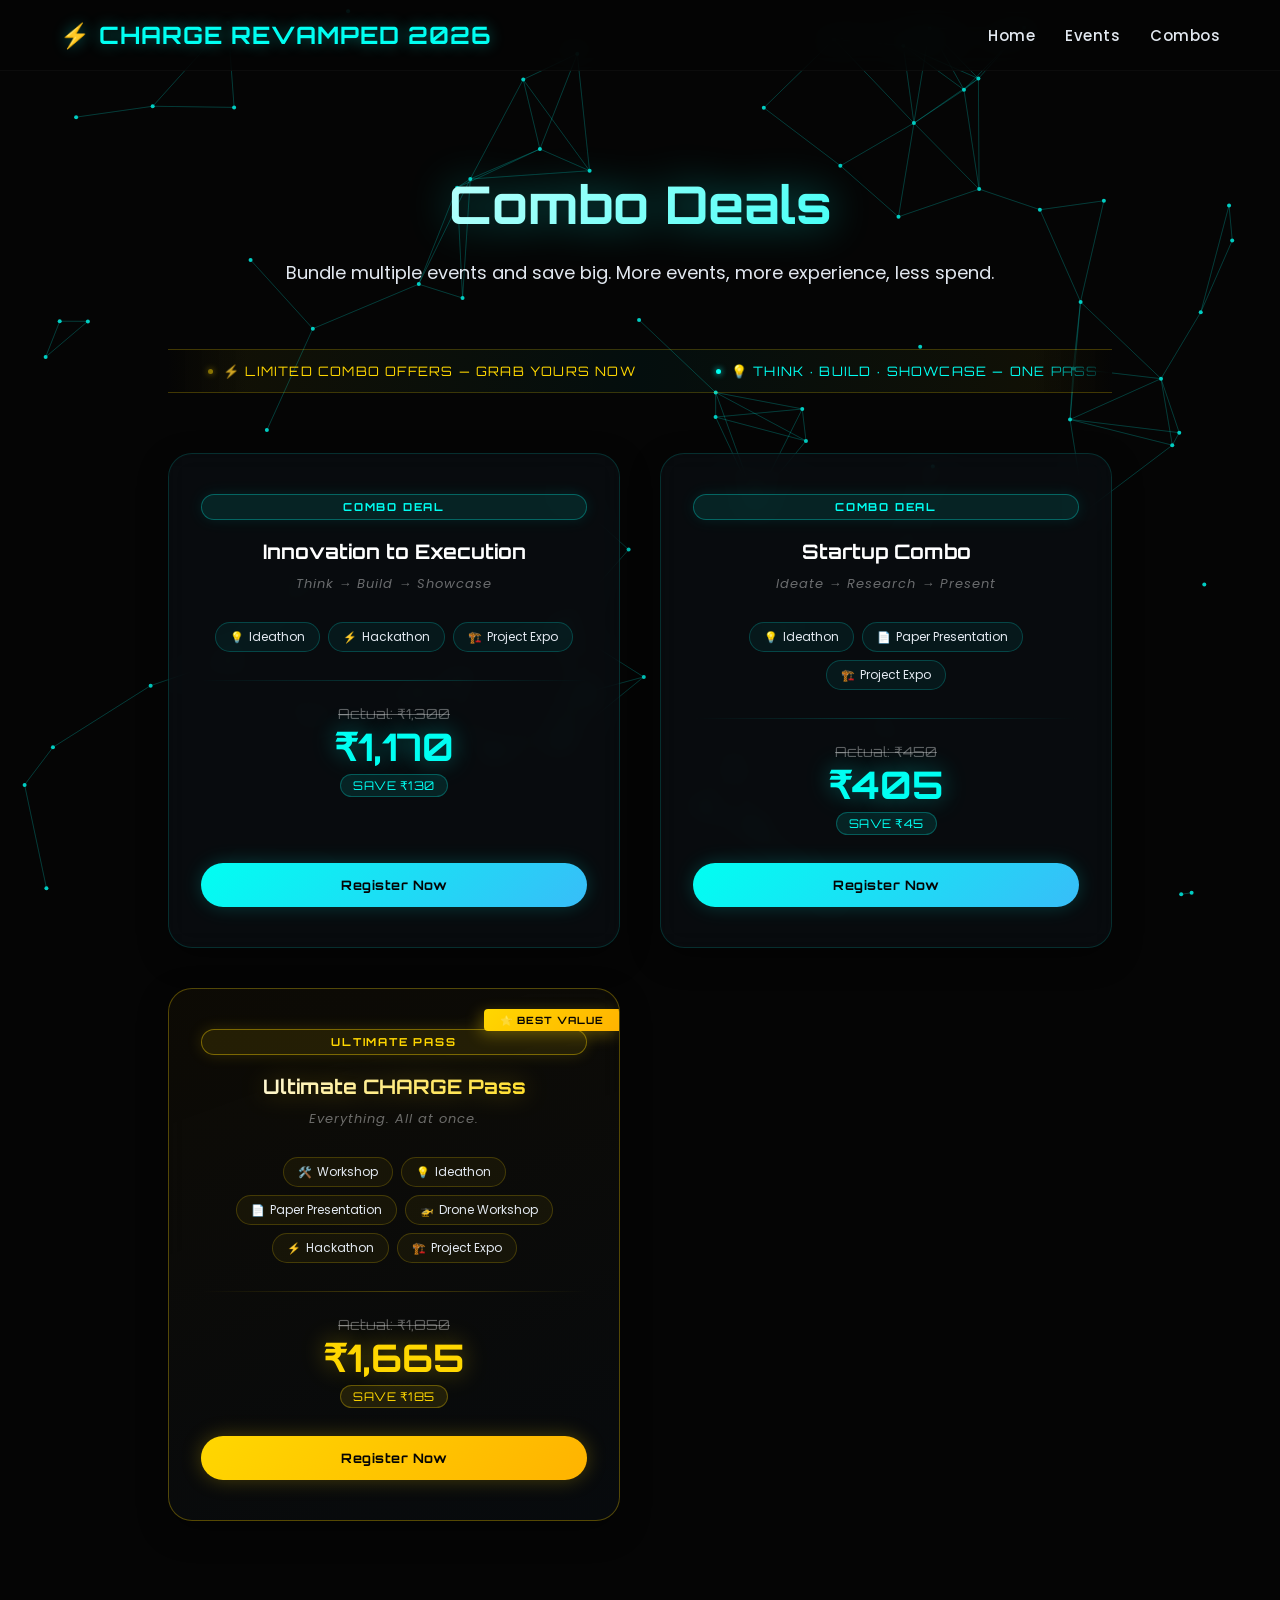
<file: combos-1.html>
<!DOCTYPE html>
<html lang="en">

<head>
  <meta charset="UTF-8">
  <meta name="viewport" content="width=device-width, initial-scale=1.0">
  <title>Combo Deals | CHARGE Revamped 2026</title>

  <link
    href="https://fonts.googleapis.com/css2?family=Orbitron:wght@400;700&family=Poppins:wght@300;400;500&display=swap"
    rel="stylesheet">

  <style>
    :root {
      --cyan: #00fff2;
      --cyan-glow: rgba(0, 255, 242, 0.4);
      --cyan-subtle: rgba(0, 255, 242, 0.1);
      --blue: #38bdf8;
      --blue-glow: rgba(56, 189, 248, 0.4);
      --gold: #ffd700;
      --gold-glow: rgba(255, 215, 0, 0.4);
      --gold-subtle: rgba(255, 215, 0, 0.08);
      --bg-dark: #050505;
      --glass-bg: rgba(10, 15, 20, 0.6);
      --glass-border: rgba(0, 255, 242, 0.15);
      --text-muted: #e2e8f0;
      --easing: cubic-bezier(0.25, 1, 0.5, 1);
    }

    * { margin: 0; padding: 0; box-sizing: border-box; }
    html { scroll-behavior: smooth; }

    body {
      background: var(--bg-dark);
      color: white;
      font-family: 'Poppins', sans-serif;
      overflow-x: hidden;
      -webkit-font-smoothing: antialiased;
    }

    canvas { position: fixed; top: 0; left: 0; z-index: -1; opacity: 0.8; }

    header {
      display: flex;
      justify-content: space-between;
      align-items: center;
      padding: 20px 60px;
      background: rgba(5, 5, 5, 0.7);
      backdrop-filter: blur(16px);
      border-bottom: 1px solid rgba(255, 255, 255, 0.03);
      flex-wrap: wrap;
      position: sticky;
      top: 0;
      z-index: 100;
    }

    header h2 {
      font-family: 'Orbitron', sans-serif;
      color: var(--cyan);
      white-space: nowrap;
      font-size: 24px;
      letter-spacing: 1px;
      text-shadow: 0 0 15px var(--cyan-glow);
    }

    nav { display: flex; gap: 30px; }

    nav a {
      text-decoration: none;
      color: var(--text-muted);
      font-size: 15px;
      font-weight: 500;
      letter-spacing: 0.5px;
      transition: color 0.3s var(--easing);
      position: relative;
    }

    nav a::after {
      content: '';
      position: absolute;
      width: 0%;
      height: 2px;
      bottom: -6px;
      left: 50%;
      transform: translateX(-50%);
      background: var(--cyan);
      transition: width 0.3s var(--easing);
      box-shadow: 0 0 10px var(--cyan);
    }

    nav a:hover { color: #ffffff; }
    nav a:hover::after { width: 100%; }

    section {
      padding: 100px 10%;
      text-align: center;
      max-width: 1200px;
      margin: auto;
      position: relative;
    }

    h1 {
      font-size: 52px;
      font-family: 'Orbitron', sans-serif;
      margin-bottom: 20px;
      background: linear-gradient(135deg, #ffffff, var(--cyan));
      -webkit-background-clip: text;
      background-clip: text;
      -webkit-text-fill-color: transparent;
      filter: drop-shadow(0 0 20px var(--cyan-glow));
    }

    p.subtitle {
      color: var(--text-muted);
      margin-bottom: 60px;
      font-size: 18px;
      line-height: 1.8;
    }

    /* TICKER BANNER */
    .ticker-wrap {
      width: 100%;
      overflow: hidden;
      background: linear-gradient(90deg, rgba(255,215,0,0.06) 0%, rgba(0,255,242,0.04) 50%, rgba(255,215,0,0.06) 100%);
      border-top: 1px solid rgba(255,215,0,0.2);
      border-bottom: 1px solid rgba(255,215,0,0.2);
      padding: 13px 0;
      margin-bottom: 60px;
      position: relative;
    }

    .ticker-wrap::before,
    .ticker-wrap::after {
      content: '';
      position: absolute;
      top: 0; bottom: 0;
      width: 80px;
      z-index: 2;
      pointer-events: none;
    }
    .ticker-wrap::before { left: 0;  background: linear-gradient(to right, var(--bg-dark), transparent); }
    .ticker-wrap::after  { right: 0; background: linear-gradient(to left,  var(--bg-dark), transparent); }

    .ticker-track {
      display: flex;
      width: max-content;
      animation: ticker-scroll 22s linear infinite;
    }

    .ticker-track:hover { animation-play-state: paused; }

    @keyframes ticker-scroll {
      0%   { transform: translateX(0); }
      100% { transform: translateX(-50%); }
    }

    .ticker-item {
      display: inline-flex;
      align-items: center;
      gap: 10px;
      padding: 0 40px;
      font-family: 'Orbitron', sans-serif;
      font-size: 13px;
      letter-spacing: 1.2px;
      white-space: nowrap;
    }

    .ticker-item.gold  { color: var(--gold); }
    .ticker-item.cyan  { color: var(--cyan); }
    .ticker-item.white { color: rgba(255,255,255,0.75); }

    .ticker-dot {
      width: 5px; height: 5px;
      border-radius: 50%;
      flex-shrink: 0;
    }
    .ticker-item.gold  .ticker-dot { background: var(--gold);  box-shadow: 0 0 6px var(--gold); }
    .ticker-item.cyan  .ticker-dot { background: var(--cyan);  box-shadow: 0 0 6px var(--cyan); }
    .ticker-item.white .ticker-dot { background: rgba(255,255,255,0.5); }

    /* COMBO GRID */
    .combo-grid {
      display: grid;
      grid-template-columns: repeat(auto-fit, minmax(320px, 1fr));
      gap: 40px;
      width: 100%;
      justify-content: center;
      align-items: stretch;
    }

    /* COMBO CARD */
    .combo-card {
      background: var(--glass-bg);
      backdrop-filter: blur(12px);
      border: 1px solid var(--glass-border);
      border-radius: 24px;
      padding: 40px 32px;
      text-align: center;
      position: relative;
      box-shadow: 0 10px 30px rgba(0, 0, 0, 0.4);
      transition: all 0.5s var(--easing);
      display: flex;
      flex-direction: column;
      overflow: hidden;
    }

    .combo-card::before {
      content: "";
      position: absolute;
      top: 0; left: 0;
      width: 100%; height: 100%;
      background: radial-gradient(circle at top, rgba(0, 255, 242, 0.08) 0%, transparent 60%);
      opacity: 0;
      transition: opacity 0.5s var(--easing);
      pointer-events: none;
    }

    .combo-card:hover {
      transform: translateY(-8px);
      box-shadow: 0 20px 40px rgba(0,0,0,0.5), 0 0 40px rgba(0,255,242,0.15);
      border-color: rgba(0,255,242,0.4);
    }

    .combo-card:hover::before { opacity: 1; }

    /* ULTIMATE card gold treatment */
    .combo-card.ultimate {
      border-color: rgba(255,215,0,0.3);
      background: linear-gradient(160deg, rgba(15,12,5,0.85) 0%, rgba(10,15,20,0.6) 100%);
    }

    .combo-card.ultimate::before {
      background: radial-gradient(circle at top, rgba(255,215,0,0.1) 0%, transparent 60%);
    }

    .combo-card.ultimate:hover {
      box-shadow: 0 20px 40px rgba(0,0,0,0.5), 0 0 50px rgba(255,215,0,0.2);
      border-color: rgba(255,215,0,0.6);
    }

    /* BADGE */
    .combo-badge {
      display: inline-block;
      font-size: 11px;
      padding: 5px 14px;
      border-radius: 20px;
      margin-bottom: 18px;
      letter-spacing: 1.8px;
      font-family: 'Orbitron', sans-serif;
      font-weight: 700;
      position: relative;
      z-index: 1;
    }

    .badge-cyan {
      background: rgba(0, 255, 242, 0.1);
      border: 1px solid rgba(0, 255, 242, 0.3);
      color: var(--cyan);
      box-shadow: 0 0 15px rgba(0,255,242,0.1);
    }

    .badge-gold {
      background: rgba(255, 215, 0, 0.1);
      border: 1px solid rgba(255, 215, 0, 0.4);
      color: var(--gold);
      box-shadow: 0 0 15px rgba(255,215,0,0.15);
    }

    /* CARD HEADER */
    .combo-card h3 {
      font-family: 'Orbitron', sans-serif;
      color: #ffffff;
      margin-bottom: 8px;
      font-size: 20px;
      line-height: 1.4;
      position: relative;
      z-index: 1;
    }

    .combo-card.ultimate h3 {
      background: linear-gradient(135deg, #fff, var(--gold));
      -webkit-background-clip: text;
      background-clip: text;
      -webkit-text-fill-color: transparent;
      filter: drop-shadow(0 0 12px rgba(255,215,0,0.3));
    }

    .combo-tagline {
      font-size: 13px;
      color: rgba(255,255,255,0.4);
      letter-spacing: 1px;
      margin-bottom: 28px;
      font-style: italic;
      position: relative;
      z-index: 1;
    }

    /* FLOW PILLS */
    .flow-pills {
      display: flex;
      flex-wrap: wrap;
      gap: 8px;
      justify-content: center;
      margin-bottom: 28px;
      position: relative;
      z-index: 1;
    }

    .flow-pill {
      background: rgba(0,255,242,0.06);
      border: 1px solid rgba(0,255,242,0.2);
      border-radius: 20px;
      padding: 5px 14px;
      font-size: 12px;
      color: var(--text-muted);
      display: flex;
      align-items: center;
      gap: 5px;
      transition: all 0.3s var(--easing);
    }

    .combo-card:hover .flow-pill {
      background: rgba(0,255,242,0.1);
      border-color: rgba(0,255,242,0.35);
    }

    .combo-card.ultimate .flow-pill {
      background: rgba(255,215,0,0.05);
      border-color: rgba(255,215,0,0.2);
    }

    .combo-card.ultimate:hover .flow-pill {
      background: rgba(255,215,0,0.1);
      border-color: rgba(255,215,0,0.35);
    }

    .flow-pill .pill-icon { font-size: 11px; }

    /* DIVIDER */
    .card-divider {
      width: 100%;
      height: 1px;
      background: linear-gradient(to right, transparent, rgba(0,255,242,0.2), transparent);
      margin-bottom: 24px;
      position: relative;
      z-index: 1;
    }

    .combo-card.ultimate .card-divider {
      background: linear-gradient(to right, transparent, rgba(255,215,0,0.25), transparent);
    }

    /* PRICING */
    .pricing-block {
      margin-bottom: 28px;
      position: relative;
      z-index: 1;
      flex-grow: 1;
    }

    .actual-price {
      font-size: 14px;
      color: rgba(255,255,255,0.35);
      text-decoration: line-through;
      margin-bottom: 6px;
      font-family: 'Orbitron', sans-serif;
    }

    .combo-price {
      font-family: 'Orbitron', sans-serif;
      font-size: 38px;
      font-weight: 700;
      color: var(--cyan);
      text-shadow: 0 0 25px var(--cyan-glow);
      line-height: 1;
      margin-bottom: 6px;
    }

    .combo-card.ultimate .combo-price {
      color: var(--gold);
      text-shadow: 0 0 25px var(--gold-glow);
    }

    .savings-tag {
      display: inline-block;
      background: rgba(0,255,242,0.1);
      border: 1px solid rgba(0,255,242,0.25);
      color: var(--cyan);
      font-size: 12px;
      padding: 3px 12px;
      border-radius: 20px;
      font-family: 'Orbitron', sans-serif;
      letter-spacing: 0.5px;
    }

    .combo-card.ultimate .savings-tag {
      background: rgba(255,215,0,0.1);
      border-color: rgba(255,215,0,0.3);
      color: var(--gold);
    }

    /* BUTTON */
    .btn {
      background: linear-gradient(135deg, var(--cyan), var(--blue));
      color: #050505;
      padding: 14px 35px;
      border-radius: 30px;
      text-decoration: none;
      font-weight: 700;
      letter-spacing: 0.5px;
      transition: all 0.4s var(--easing);
      display: inline-block;
      cursor: pointer;
      font-family: 'Orbitron', sans-serif;
      border: none;
      box-shadow: 0 0 20px rgba(0,255,242,0.2);
      position: relative;
      z-index: 1;
      font-size: 13px;
    }

    .btn:hover {
      transform: translateY(-3px) scale(1.02);
      box-shadow: 0 10px 30px rgba(0,255,242,0.4), 0 0 60px rgba(56,189,248,0.2);
    }

    .btn-gold {
      background: linear-gradient(135deg, var(--gold), #ffb300);
      box-shadow: 0 0 20px rgba(255,215,0,0.25);
    }

    .btn-gold:hover {
      box-shadow: 0 10px 30px rgba(255,215,0,0.5), 0 0 60px rgba(255,180,0,0.2);
    }

    /* MOST POPULAR RIBBON */
    .ribbon {
      position: absolute;
      top: 20px;
      right: -1px;
      background: linear-gradient(135deg, var(--gold), #ffb300);
      color: #050505;
      font-size: 10px;
      font-family: 'Orbitron', sans-serif;
      font-weight: 700;
      letter-spacing: 1px;
      padding: 5px 16px;
      border-radius: 4px 0 0 4px;
      box-shadow: -4px 4px 15px rgba(255,215,0,0.3);
      z-index: 2;
    }

    /* MODAL */
    .modal {
      display: none;
      position: fixed;
      z-index: 1000;
      left: 0; top: 0;
      width: 100%; height: 100%;
      background: rgba(2, 6, 23, 0.85);
      backdrop-filter: blur(12px);
      padding: 20px;
      overflow-y: auto;
    }

    .modal-content {
      background: var(--glass-bg);
      margin: 6% auto;
      padding: 44px 38px;
      border: 1px solid var(--glass-border);
      width: 100%;
      max-width: 560px;
      border-radius: 24px;
      text-align: center;
      box-shadow: 0 20px 60px rgba(0,0,0,0.8), 0 0 60px rgba(0,255,242,0.12);
      position: relative;
      animation: modalFadeIn 0.4s var(--easing) forwards;
    }

    .modal-content.gold-modal {
      border-color: rgba(255,215,0,0.25);
      box-shadow: 0 20px 60px rgba(0,0,0,0.8), 0 0 60px rgba(255,215,0,0.12);
    }

    @keyframes modalFadeIn {
      from { transform: translateY(20px); opacity: 0; }
      to   { transform: translateY(0);    opacity: 1; }
    }

    .close {
      color: var(--text-muted);
      position: absolute;
      right: 25px; top: 20px;
      font-size: 32px;
      cursor: pointer;
      transition: color 0.3s var(--easing);
      line-height: 1;
    }

    .close:hover { color: var(--cyan); text-shadow: 0 0 10px var(--cyan-glow); }
    .gold-modal .close:hover { color: var(--gold); }

    .modal h2 {
      color: #ffffff;
      font-family: 'Orbitron', sans-serif;
      margin-bottom: 8px;
      font-size: 26px;
      text-shadow: 0 0 15px var(--cyan-glow);
    }

    .gold-modal h2 {
      background: linear-gradient(135deg, #fff, var(--gold));
      -webkit-background-clip: text;
      background-clip: text;
      -webkit-text-fill-color: transparent;
      text-shadow: none;
      filter: drop-shadow(0 0 12px rgba(255,215,0,0.3));
    }

    .modal-tagline {
      color: rgba(255,255,255,0.4);
      font-size: 13px;
      font-style: italic;
      margin-bottom: 24px;
      letter-spacing: 0.5px;
    }

    .modal-events {
      display: flex;
      flex-wrap: wrap;
      gap: 8px;
      justify-content: center;
      margin-bottom: 24px;
    }

    .modal-pill {
      background: rgba(0,255,242,0.08);
      border: 1px solid rgba(0,255,242,0.2);
      border-radius: 20px;
      padding: 6px 16px;
      font-size: 13px;
      color: var(--text-muted);
    }

    .gold-modal .modal-pill {
      background: rgba(255,215,0,0.07);
      border-color: rgba(255,215,0,0.2);
    }

    .modal-pricing {
      background: radial-gradient(ellipse at center, rgba(0,255,242,0.06) 0%, transparent 80%);
      border: 1px solid rgba(0,255,242,0.2);
      border-radius: 16px;
      padding: 20px 24px;
      margin-bottom: 28px;
    }

    .gold-modal .modal-pricing {
      background: radial-gradient(ellipse at center, rgba(255,215,0,0.07) 0%, transparent 80%);
      border-color: rgba(255,215,0,0.25);
    }

    .modal-actual {
      font-size: 13px;
      color: rgba(255,255,255,0.35);
      text-decoration: line-through;
      margin-bottom: 4px;
      font-family: 'Orbitron', sans-serif;
    }

    .modal-combo-price {
      font-family: 'Orbitron', sans-serif;
      font-size: 42px;
      font-weight: 700;
      color: var(--cyan);
      text-shadow: 0 0 25px var(--cyan-glow);
      line-height: 1.1;
    }

    .gold-modal .modal-combo-price {
      color: var(--gold);
      text-shadow: 0 0 25px var(--gold-glow);
    }

    .modal-save {
      font-size: 13px;
      color: rgba(255,255,255,0.5);
      margin-top: 6px;
    }

    .modal-save strong { color: #4ade80; }

    @media(max-width:768px) {
      header { padding: 15px 20px; }
      header h2 { font-size: 20px; }
      nav { display: none; }
      section { padding: 60px 8%; }
      h1 { font-size: 36px; }
      .combo-card { padding: 30px 20px; }
      .modal-content { padding: 32px 20px; margin: 10% auto; }
      .modal h2 { font-size: 22px; }
      .modal-combo-price { font-size: 36px; }
    }
  </style>
</head>

<body>
  <canvas id="bg"></canvas>

  <header>
    <h2>⚡ CHARGE REVAMPED 2026</h2>
    <nav>
      <a href="index.html">Home</a>
      <a href="register.html">Events</a>
      <a href="#combos">Combos</a>
    </nav>
  </header>

  <section id="combos">
    <h1>Combo Deals</h1>
    <p class="subtitle">Bundle multiple events and save big. More events, more experience, less spend.</p>

    <!-- ANIMATED TICKER -->
    <div class="ticker-wrap">
      <div class="ticker-track">
        <span class="ticker-item gold"><span class="ticker-dot"></span>⚡ LIMITED COMBO OFFERS — GRAB YOURS NOW</span>
        <span class="ticker-item cyan"><span class="ticker-dot"></span>💡 THINK · BUILD · SHOWCASE — ONE PASS</span>
        <span class="ticker-item white"><span class="ticker-dot"></span>🏆 PRIZE POOL ₹50,000 — COMPETE ACROSS EVENTS</span>
        <span class="ticker-item gold"><span class="ticker-dot"></span>🚁 DRONE WORKSHOP · HACKATHON · EXPO — ALL BUNDLED</span>
        <span class="ticker-item cyan"><span class="ticker-dot"></span>🔥 COMBO DEALS — MORE EVENTS, LESS SPEND</span>
        <span class="ticker-item white"><span class="ticker-dot"></span>⭐ ULTIMATE PASS — UNLOCK EVERY EVENT AT CHARGE 2026</span>
        <span class="ticker-item gold"><span class="ticker-dot"></span>⚡ LIMITED COMBO OFFERS — GRAB YOURS NOW</span>
        <span class="ticker-item cyan"><span class="ticker-dot"></span>💡 THINK · BUILD · SHOWCASE — ONE PASS</span>
        <span class="ticker-item white"><span class="ticker-dot"></span>🏆 PRIZE POOL ₹50,000 — COMPETE ACROSS EVENTS</span>
        <span class="ticker-item gold"><span class="ticker-dot"></span>🚁 DRONE WORKSHOP · HACKATHON · EXPO — ALL BUNDLED</span>
        <span class="ticker-item cyan"><span class="ticker-dot"></span>🔥 COMBO DEALS — MORE EVENTS, LESS SPEND</span>
        <span class="ticker-item white"><span class="ticker-dot"></span>⭐ ULTIMATE PASS — UNLOCK EVERY EVENT AT CHARGE 2026</span>
      </div>
    </div>

    <div class="combo-grid">

      <!-- COMBO 1: Innovation to Execution -->
      <div class="combo-card">
        <div class="combo-badge badge-cyan">COMBO DEAL</div>
        <h3>Innovation to Execution</h3>
        <p class="combo-tagline">Think → Build → Showcase</p>

        <div class="flow-pills">
          <div class="flow-pill"><span class="pill-icon">💡</span> Ideathon</div>
          <div class="flow-pill"><span class="pill-icon">⚡</span> Hackathon</div>
          <div class="flow-pill"><span class="pill-icon">🏗️</span> Project Expo</div>
        </div>

        <div class="card-divider"></div>

        <div class="pricing-block">
          <div class="actual-price">Actual: ₹1,300</div>
          <div class="combo-price">₹1,170</div>
          <div class="savings-tag">SAVE ₹130</div>
        </div>

        <a class="btn" onclick="openModal('combo-innovation')">Register Now</a>
      </div>

      <!-- COMBO 2: Startup Combo -->
      <div class="combo-card">
        <div class="combo-badge badge-cyan">COMBO DEAL</div>
        <h3>Startup Combo</h3>
        <p class="combo-tagline">Ideate → Research → Present</p>

        <div class="flow-pills">
          <div class="flow-pill"><span class="pill-icon">💡</span> Ideathon</div>
          <div class="flow-pill"><span class="pill-icon">📄</span> Paper Presentation</div>
          <div class="flow-pill"><span class="pill-icon">🏗️</span> Project Expo</div>
        </div>

        <div class="card-divider"></div>

        <div class="pricing-block">
          <div class="actual-price">Actual: ₹450</div>
          <div class="combo-price">₹405</div>
          <div class="savings-tag">SAVE ₹45</div>
        </div>

        <a class="btn" onclick="openModal('combo-startup')">Register Now</a>
      </div>

      <!-- COMBO 3: Ultimate CHARGE Pass -->
      <div class="combo-card ultimate">
        <div class="ribbon">⭐ BEST VALUE</div>
        <div class="combo-badge badge-gold">ULTIMATE PASS</div>
        <h3>Ultimate CHARGE Pass</h3>
        <p class="combo-tagline">Everything. All at once.</p>

        <div class="flow-pills">
          <div class="flow-pill"><span class="pill-icon">🛠️</span> Workshop</div>
          <div class="flow-pill"><span class="pill-icon">💡</span> Ideathon</div>
          <div class="flow-pill"><span class="pill-icon">📄</span> Paper Presentation</div>
          <div class="flow-pill"><span class="pill-icon">🚁</span> Drone Workshop</div>
          <div class="flow-pill"><span class="pill-icon">⚡</span> Hackathon</div>
          <div class="flow-pill"><span class="pill-icon">🏗️</span> Project Expo</div>
        </div>

        <div class="card-divider"></div>

        <div class="pricing-block">
          <div class="actual-price">Actual: ₹1,850</div>
          <div class="combo-price">₹1,665</div>
          <div class="savings-tag">SAVE ₹185</div>
        </div>

        <a class="btn btn-gold" onclick="openModal('combo-ultimate')">Register Now</a>
      </div>

    </div>
  </section>

  <!-- MODALS -->

  <div id="combo-innovation" class="modal">
    <div class="modal-content">
      <span class="close" onclick="closeModal('combo-innovation')">&times;</span>
      <div class="combo-badge badge-cyan" style="margin-bottom:14px;">COMBO DEAL</div>
      <h2>Innovation to Execution</h2>
      <p class="modal-tagline">Think → Build → Showcase</p>

      <div class="modal-events">
        <div class="modal-pill">💡 Ideathon</div>
        <div class="modal-pill">⚡ Hackathon</div>
        <div class="modal-pill">🏗️ Project Expo</div>
      </div>

      <div class="modal-pricing">
        <div class="modal-actual">Actual Price: ₹1,300</div>
        <div class="modal-combo-price">₹1,170</div>
        <div class="modal-save">You save <strong>₹130</strong> with this combo</div>
      </div>

      <a href="https://forms.gle/REPLACE_WITH_COMBO1_LINK" target="_blank" class="btn">Register Now</a>
    </div>
  </div>

  <div id="combo-startup" class="modal">
    <div class="modal-content">
      <span class="close" onclick="closeModal('combo-startup')">&times;</span>
      <div class="combo-badge badge-cyan" style="margin-bottom:14px;">COMBO DEAL</div>
      <h2>Startup Combo</h2>
      <p class="modal-tagline">Ideate → Research → Present</p>

      <div class="modal-events">
        <div class="modal-pill">💡 Ideathon</div>
        <div class="modal-pill">📄 Paper Presentation</div>
        <div class="modal-pill">🏗️ Project Expo</div>
      </div>

      <div class="modal-pricing">
        <div class="modal-actual">Actual Price: ₹450</div>
        <div class="modal-combo-price">₹405</div>
        <div class="modal-save">You save <strong>₹45</strong> with this combo</div>
      </div>

      <a href="https://forms.gle/REPLACE_WITH_COMBO2_LINK" target="_blank" class="btn">Register Now</a>
    </div>
  </div>

  <div id="combo-ultimate" class="modal">
    <div class="modal-content gold-modal">
      <span class="close" onclick="closeModal('combo-ultimate')">&times;</span>
      <div class="combo-badge badge-gold" style="margin-bottom:14px;">⭐ ULTIMATE PASS</div>
      <h2>Ultimate CHARGE Pass</h2>
      <p class="modal-tagline">Every event. Maximum experience.</p>

      <div class="modal-events">
        <div class="modal-pill">🛠️ Workshop</div>
        <div class="modal-pill">💡 Ideathon</div>
        <div class="modal-pill">📄 Paper Presentation</div>
        <div class="modal-pill">🚁 Drone Workshop</div>
        <div class="modal-pill">⚡ Hackathon</div>
        <div class="modal-pill">🏗️ Project Expo</div>
      </div>

      <div class="modal-pricing">
        <div class="modal-actual">Actual Price: ₹1,850</div>
        <div class="modal-combo-price">₹1,665</div>
        <div class="modal-save">You save <strong>₹185</strong> with this combo</div>
      </div>

      <a href="https://forms.gle/REPLACE_WITH_ULTIMATE_LINK" target="_blank" class="btn btn-gold">Register Now</a>
    </div>
  </div>

  <script>
    // Canvas particle background
    const canvas = document.getElementById("bg"), ctx = canvas.getContext("2d");
    canvas.width = innerWidth; canvas.height = innerHeight;
    let particles = [], count = innerWidth < 600 ? 30 : innerWidth < 1024 ? 50 : 80;
    for (let i = 0; i < count; i++) {
      particles.push({ x: Math.random() * innerWidth, y: Math.random() * innerHeight, vx: (Math.random() - .5) * .5, vy: (Math.random() - .5) * .5 });
    }
    function animate() {
      ctx.clearRect(0, 0, innerWidth, innerHeight);
      particles.forEach(p => {
        p.x += p.vx; p.y += p.vy;
        if (p.x < 0 || p.x > innerWidth) p.vx *= -1;
        if (p.y < 0 || p.y > innerHeight) p.vy *= -1;
        ctx.beginPath(); ctx.arc(p.x, p.y, 2, 0, 2 * Math.PI);
        ctx.fillStyle = "#00fff2"; ctx.fill();
        particles.forEach(q => {
          let d = Math.hypot(p.x - q.x, p.y - q.y);
          if (d < 120) {
            ctx.beginPath(); ctx.moveTo(p.x, p.y); ctx.lineTo(q.x, q.y);
            ctx.strokeStyle = "rgba(0,255,242,0.15)"; ctx.stroke();
          }
        });
      });
      requestAnimationFrame(animate);
    }
    animate();

    window.addEventListener('resize', () => {
      canvas.width = innerWidth;
      canvas.height = innerHeight;
    });

    function openModal(id) { document.getElementById(id).style.display = "block"; }
    function closeModal(id) { document.getElementById(id).style.display = "none"; }
    window.onclick = function(e) {
      document.querySelectorAll('.modal').forEach(m => { if (e.target == m) m.style.display = 'none'; });
    }
  </script>

</body>
</html>
</file>
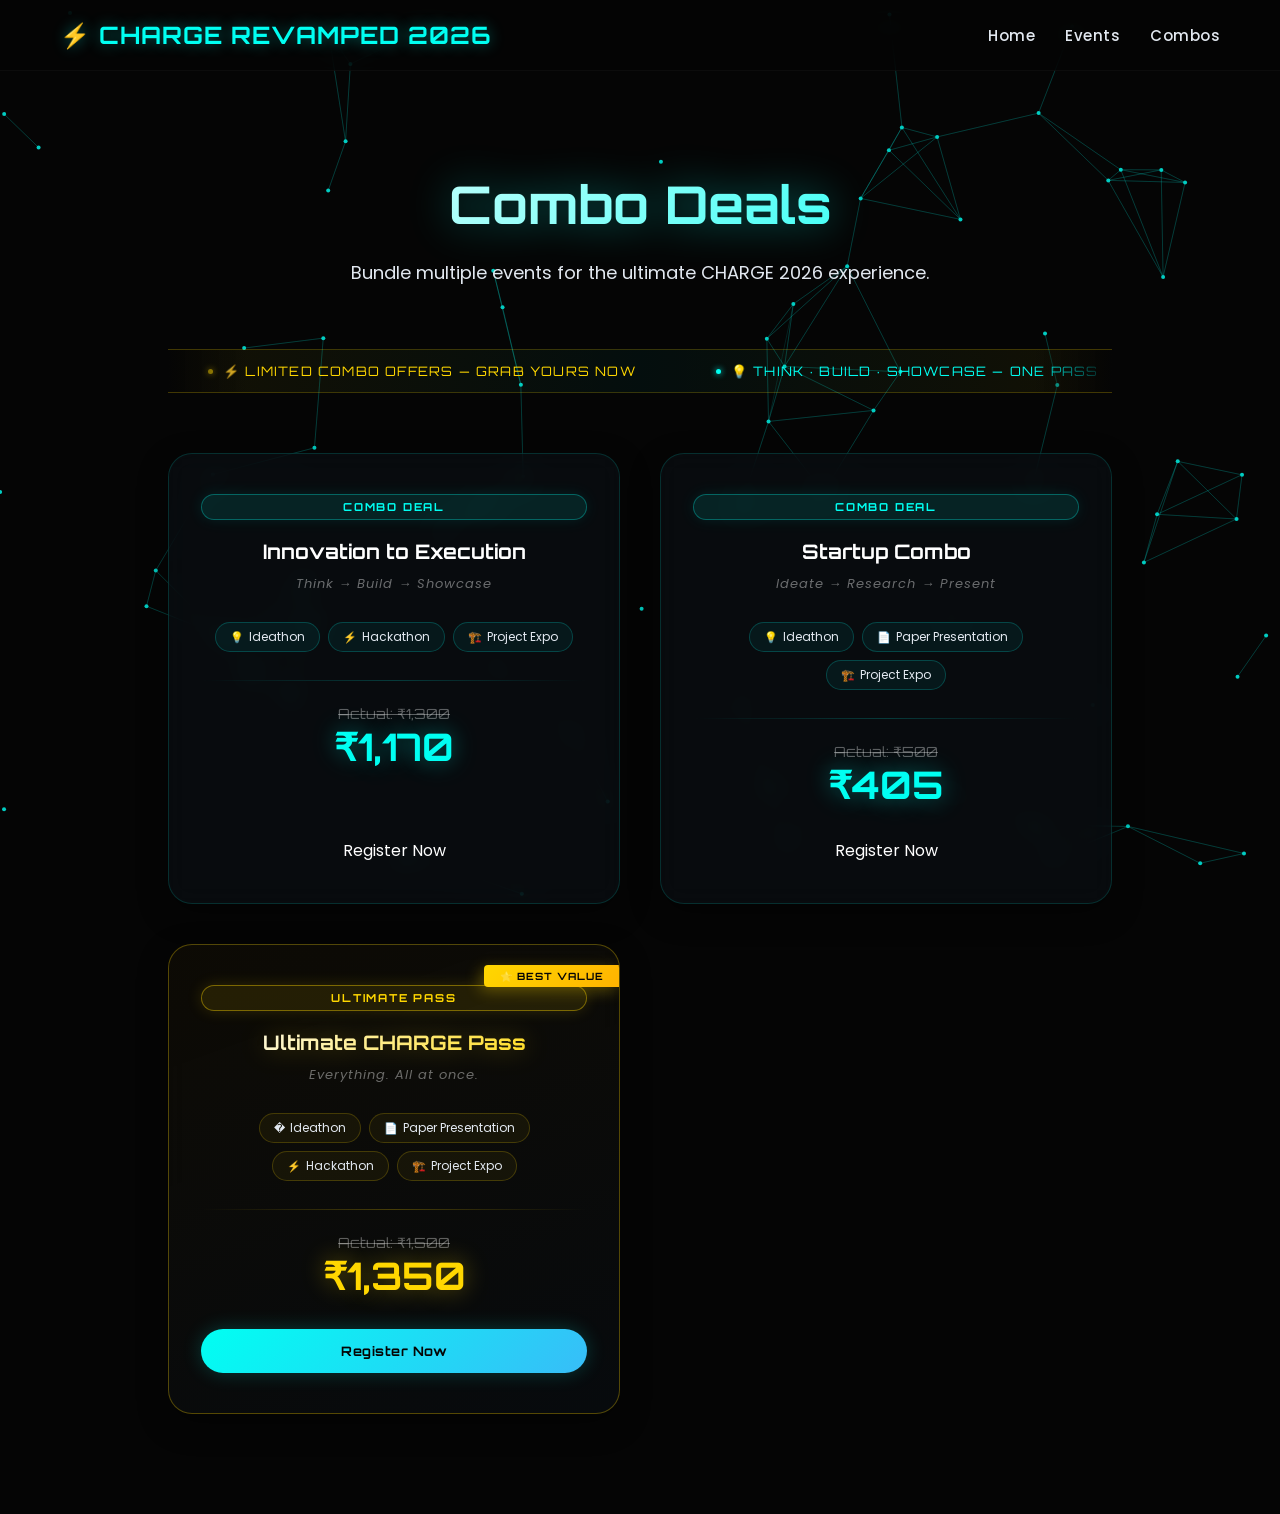
<file: combos.html>
<!DOCTYPE html>
<html lang="en">

<head>
  <meta charset="UTF-8">
  <meta name="viewport" content="width=device-width, initial-scale=1.0">
  <title>Combo Deals | CHARGE Revamped 2026</title>

  <link
    href="https://fonts.googleapis.com/css2?family=Orbitron:wght@400;700&family=Poppins:wght@300;400;500&display=swap"
    rel="stylesheet">

  <style>
    :root {
      --cyan: #00fff2;
      --cyan-glow: rgba(0, 255, 242, 0.4);
      --cyan-subtle: rgba(0, 255, 242, 0.1);
      --blue: #38bdf8;
      --blue-glow: rgba(56, 189, 248, 0.4);
      --gold: #ffd700;
      --gold-glow: rgba(255, 215, 0, 0.4);
      --gold-subtle: rgba(255, 215, 0, 0.08);
      --bg-dark: #050505;
      --glass-bg: rgba(10, 15, 20, 0.6);
      --glass-border: rgba(0, 255, 242, 0.15);
      --text-muted: #e2e8f0;
      --easing: cubic-bezier(0.25, 1, 0.5, 1);
    }

    * { margin: 0; padding: 0; box-sizing: border-box; }
    html { scroll-behavior: smooth; }

    body {
      background: var(--bg-dark);
      color: white;
      font-family: 'Poppins', sans-serif;
      overflow-x: hidden;
      -webkit-font-smoothing: antialiased;
    }

    canvas { position: fixed; top: 0; left: 0; z-index: -1; opacity: 0.8; }

    header {
      display: flex;
      justify-content: space-between;
      align-items: center;
      padding: 20px 60px;
      background: rgba(5, 5, 5, 0.7);
      backdrop-filter: blur(16px);
      border-bottom: 1px solid rgba(255, 255, 255, 0.03);
      flex-wrap: wrap;
      position: sticky;
      top: 0;
      z-index: 100;
    }

    header h2 {
      font-family: 'Orbitron', sans-serif;
      color: var(--cyan);
      white-space: nowrap;
      font-size: 24px;
      letter-spacing: 1px;
      text-shadow: 0 0 15px var(--cyan-glow);
    }

    nav { display: flex; gap: 30px; }

    nav a {
      text-decoration: none;
      color: var(--text-muted);
      font-size: 15px;
      font-weight: 500;
      letter-spacing: 0.5px;
      transition: color 0.3s var(--easing);
      position: relative;
    }

    nav a::after {
      content: '';
      position: absolute;
      width: 0%;
      height: 2px;
      bottom: -6px;
      left: 50%;
      transform: translateX(-50%);
      background: var(--cyan);
      transition: width 0.3s var(--easing);
      box-shadow: 0 0 10px var(--cyan);
    }

    nav a:hover { color: #ffffff; }
    nav a:hover::after { width: 100%; }

    section {
      padding: 100px 10%;
      text-align: center;
      max-width: 1200px;
      margin: auto;
      position: relative;
    }

    h1 {
      font-size: 52px;
      font-family: 'Orbitron', sans-serif;
      margin-bottom: 20px;
      background: linear-gradient(135deg, #ffffff, var(--cyan));
      -webkit-background-clip: text;
      background-clip: text;
      -webkit-text-fill-color: transparent;
      filter: drop-shadow(0 0 20px var(--cyan-glow));
    }

    p.subtitle {
      color: var(--text-muted);
      margin-bottom: 60px;
      font-size: 18px;
      line-height: 1.8;
    }

    /* TICKER BANNER */
    .ticker-wrap {
      width: 100%;
      overflow: hidden;
      background: linear-gradient(90deg, rgba(255,215,0,0.06) 0%, rgba(0,255,242,0.04) 50%, rgba(255,215,0,0.06) 100%);
      border-top: 1px solid rgba(255,215,0,0.2);
      border-bottom: 1px solid rgba(255,215,0,0.2);
      padding: 13px 0;
      margin-bottom: 60px;
      position: relative;
    }

    .ticker-wrap::before,
    .ticker-wrap::after {
      content: '';
      position: absolute;
      top: 0; bottom: 0;
      width: 80px;
      z-index: 2;
      pointer-events: none;
    }
    .ticker-wrap::before { left: 0;  background: linear-gradient(to right, var(--bg-dark), transparent); }
    .ticker-wrap::after  { right: 0; background: linear-gradient(to left,  var(--bg-dark), transparent); }

    .ticker-track {
      display: flex;
      width: max-content;
      animation: ticker-scroll 22s linear infinite;
    }

    .ticker-track:hover { animation-play-state: paused; }

    @keyframes ticker-scroll {
      0%   { transform: translateX(0); }
      100% { transform: translateX(-50%); }
    }

    .ticker-item {
      display: inline-flex;
      align-items: center;
      gap: 10px;
      padding: 0 40px;
      font-family: 'Orbitron', sans-serif;
      font-size: 13px;
      letter-spacing: 1.2px;
      white-space: nowrap;
    }

    .ticker-item.gold  { color: var(--gold); }
    .ticker-item.cyan  { color: var(--cyan); }
    .ticker-item.white { color: rgba(255,255,255,0.75); }

    .ticker-dot {
      width: 5px; height: 5px;
      border-radius: 50%;
      flex-shrink: 0;
    }
    .ticker-item.gold  .ticker-dot { background: var(--gold);  box-shadow: 0 0 6px var(--gold); }
    .ticker-item.cyan  .ticker-dot { background: var(--cyan);  box-shadow: 0 0 6px var(--cyan); }
    .ticker-item.white .ticker-dot { background: rgba(255,255,255,0.5); }

    /* COMBO GRID */
    .combo-grid {
      display: grid;
      grid-template-columns: repeat(auto-fit, minmax(320px, 1fr));
      gap: 40px;
      width: 100%;
      justify-content: center;
      align-items: stretch;
    }

    /* COMBO CARD */
    .combo-card {
      background: var(--glass-bg);
      backdrop-filter: blur(12px);
      border: 1px solid var(--glass-border);
      border-radius: 24px;
      padding: 40px 32px;
      text-align: center;
      position: relative;
      box-shadow: 0 10px 30px rgba(0, 0, 0, 0.4);
      transition: all 0.5s var(--easing);
      display: flex;
      flex-direction: column;
      overflow: hidden;
    }

    .combo-card::before {
      content: "";
      position: absolute;
      top: 0; left: 0;
      width: 100%; height: 100%;
      background: radial-gradient(circle at top, rgba(0, 255, 242, 0.08) 0%, transparent 60%);
      opacity: 0;
      transition: opacity 0.5s var(--easing);
      pointer-events: none;
    }

    .combo-card:hover {
      transform: translateY(-8px);
      box-shadow: 0 20px 40px rgba(0,0,0,0.5), 0 0 40px rgba(0,255,242,0.15);
      border-color: rgba(0,255,242,0.4);
    }

    .combo-card:hover::before { opacity: 1; }

    /* ULTIMATE card gold treatment */
    .combo-card.ultimate {
      border-color: rgba(255,215,0,0.3);
      background: linear-gradient(160deg, rgba(15,12,5,0.85) 0%, rgba(10,15,20,0.6) 100%);
    }

    .combo-card.ultimate::before {
      background: radial-gradient(circle at top, rgba(255,215,0,0.1) 0%, transparent 60%);
    }

    .combo-card.ultimate:hover {
      box-shadow: 0 20px 40px rgba(0,0,0,0.5), 0 0 50px rgba(255,215,0,0.2);
      border-color: rgba(255,215,0,0.6);
    }

    /* BADGE */
    .combo-badge {
      display: inline-block;
      font-size: 11px;
      padding: 5px 14px;
      border-radius: 20px;
      margin-bottom: 18px;
      letter-spacing: 1.8px;
      font-family: 'Orbitron', sans-serif;
      font-weight: 700;
      position: relative;
      z-index: 1;
    }

    .badge-cyan {
      background: rgba(0, 255, 242, 0.1);
      border: 1px solid rgba(0, 255, 242, 0.3);
      color: var(--cyan);
      box-shadow: 0 0 15px rgba(0,255,242,0.1);
    }

    .badge-gold {
      background: rgba(255, 215, 0, 0.1);
      border: 1px solid rgba(255, 215, 0, 0.4);
      color: var(--gold);
      box-shadow: 0 0 15px rgba(255,215,0,0.15);
    }

    /* CARD HEADER */
    .combo-card h3 {
      font-family: 'Orbitron', sans-serif;
      color: #ffffff;
      margin-bottom: 8px;
      font-size: 20px;
      line-height: 1.4;
      position: relative;
      z-index: 1;
    }

    .combo-card.ultimate h3 {
      background: linear-gradient(135deg, #fff, var(--gold));
      -webkit-background-clip: text;
      background-clip: text;
      -webkit-text-fill-color: transparent;
      filter: drop-shadow(0 0 12px rgba(255,215,0,0.3));
    }

    .combo-tagline {
      font-size: 13px;
      color: rgba(255,255,255,0.4);
      letter-spacing: 1px;
      margin-bottom: 28px;
      font-style: italic;
      position: relative;
      z-index: 1;
    }

    /* FLOW PILLS */
    .flow-pills {
      display: flex;
      flex-wrap: wrap;
      gap: 8px;
      justify-content: center;
      margin-bottom: 28px;
      position: relative;
      z-index: 1;
    }

    .flow-pill {
      background: rgba(0,255,242,0.06);
      border: 1px solid rgba(0,255,242,0.2);
      border-radius: 20px;
      padding: 5px 14px;
      font-size: 12px;
      color: var(--text-muted);
      display: flex;
      align-items: center;
      gap: 5px;
      transition: all 0.3s var(--easing);
    }

    .combo-card:hover .flow-pill {
      background: rgba(0,255,242,0.1);
      border-color: rgba(0,255,242,0.35);
    }

    .combo-card.ultimate .flow-pill {
      background: rgba(255,215,0,0.05);
      border-color: rgba(255,215,0,0.2);
    }

    .combo-card.ultimate:hover .flow-pill {
      background: rgba(255,215,0,0.1);
      border-color: rgba(255,215,0,0.35);
    }

    .flow-pill .pill-icon { font-size: 11px; }

    /* DIVIDER */
    .card-divider {
      width: 100%;
      height: 1px;
      background: linear-gradient(to right, transparent, rgba(0,255,242,0.2), transparent);
      margin-bottom: 24px;
      position: relative;
      z-index: 1;
    }

    .combo-card.ultimate .card-divider {
      background: linear-gradient(to right, transparent, rgba(255,215,0,0.25), transparent);
    }

    /* PRICING */
    .pricing-block {
      margin-bottom: 28px;
      position: relative;
      z-index: 1;
      flex-grow: 1;
    }

    .actual-price {
      font-size: 14px;
      color: rgba(255,255,255,0.35);
      text-decoration: line-through;
      margin-bottom: 6px;
      font-family: 'Orbitron', sans-serif;
    }

    .combo-price {
      font-family: 'Orbitron', sans-serif;
      font-size: 38px;
      font-weight: 700;
      color: var(--cyan);
      text-shadow: 0 0 25px var(--cyan-glow);
      line-height: 1;
      margin-bottom: 6px;
    }

    .combo-card.ultimate .combo-price {
      color: var(--gold);
      text-shadow: 0 0 25px var(--gold-glow);
    }
.combo-card.ultimate
/* BUTTON */
    .btn {
      background: linear-gradient(135deg, var(--cyan), var(--blue));
      color: #050505;
      padding: 14px 35px;
      border-radius: 30px;
      text-decoration: none;
      font-weight: 700;
      letter-spacing: 0.5px;
      transition: all 0.4s var(--easing);
      display: inline-block;
      cursor: pointer;
      font-family: 'Orbitron', sans-serif;
      border: none;
      box-shadow: 0 0 20px rgba(0,255,242,0.2);
      position: relative;
      z-index: 1;
      font-size: 13px;
    }

    .btn:hover {
      transform: translateY(-3px) scale(1.02);
      box-shadow: 0 10px 30px rgba(0,255,242,0.4), 0 0 60px rgba(56,189,248,0.2);
    }

    .btn-gold {
      background: linear-gradient(135deg, var(--gold), #ffb300);
      box-shadow: 0 0 20px rgba(255,215,0,0.25);
    }

    .btn-gold:hover {
      box-shadow: 0 10px 30px rgba(255,215,0,0.5), 0 0 60px rgba(255,180,0,0.2);
    }

    /* MOST POPULAR RIBBON */
    .ribbon {
      position: absolute;
      top: 20px;
      right: -1px;
      background: linear-gradient(135deg, var(--gold), #ffb300);
      color: #050505;
      font-size: 10px;
      font-family: 'Orbitron', sans-serif;
      font-weight: 700;
      letter-spacing: 1px;
      padding: 5px 16px;
      border-radius: 4px 0 0 4px;
      box-shadow: -4px 4px 15px rgba(255,215,0,0.3);
      z-index: 2;
    }

    /* MODAL */
    .modal {
      display: none;
      position: fixed;
      z-index: 1000;
      left: 0; top: 0;
      width: 100%; height: 100%;
      background: rgba(2, 6, 23, 0.85);
      backdrop-filter: blur(12px);
      padding: 20px;
      overflow-y: auto;
    }

    .modal-content {
      background: var(--glass-bg);
      margin: 6% auto;
      padding: 44px 38px;
      border: 1px solid var(--glass-border);
      width: 100%;
      max-width: 560px;
      border-radius: 24px;
      text-align: center;
      box-shadow: 0 20px 60px rgba(0,0,0,0.8), 0 0 60px rgba(0,255,242,0.12);
      position: relative;
      animation: modalFadeIn 0.4s var(--easing) forwards;
    }

    .modal-content.gold-modal {
      border-color: rgba(255,215,0,0.25);
      box-shadow: 0 20px 60px rgba(0,0,0,0.8), 0 0 60px rgba(255,215,0,0.12);
    }

    @keyframes modalFadeIn {
      from { transform: translateY(20px); opacity: 0; }
      to   { transform: translateY(0);    opacity: 1; }
    }

    .close {
      color: var(--text-muted);
      position: absolute;
      right: 25px; top: 20px;
      font-size: 32px;
      cursor: pointer;
      transition: color 0.3s var(--easing);
      line-height: 1;
    }

    .close:hover { color: var(--cyan); text-shadow: 0 0 10px var(--cyan-glow); }
    .gold-modal .close:hover { color: var(--gold); }

    .modal h2 {
      color: #ffffff;
      font-family: 'Orbitron', sans-serif;
      margin-bottom: 8px;
      font-size: 26px;
      text-shadow: 0 0 15px var(--cyan-glow);
    }

    .gold-modal h2 {
      background: linear-gradient(135deg, #fff, var(--gold));
      -webkit-background-clip: text;
      background-clip: text;
      -webkit-text-fill-color: transparent;
      text-shadow: none;
      filter: drop-shadow(0 0 12px rgba(255,215,0,0.3));
    }

    .modal-tagline {
      color: rgba(255,255,255,0.4);
      font-size: 13px;
      font-style: italic;
      margin-bottom: 24px;
      letter-spacing: 0.5px;
    }

    .modal-events {
      display: flex;
      flex-wrap: wrap;
      gap: 8px;
      justify-content: center;
      margin-bottom: 24px;
    }

    .modal-pill {
      background: rgba(0,255,242,0.08);
      border: 1px solid rgba(0,255,242,0.2);
      border-radius: 20px;
      padding: 6px 16px;
      font-size: 13px;
      color: var(--text-muted);
    }

    .gold-modal .modal-pill {
      background: rgba(255,215,0,0.07);
      border-color: rgba(255,215,0,0.2);
    }

    .modal-pricing {
      background: radial-gradient(ellipse at center, rgba(0,255,242,0.06) 0%, transparent 80%);
      border: 1px solid rgba(0,255,242,0.2);
      border-radius: 16px;
      padding: 20px 24px;
      margin-bottom: 28px;
    }

    .gold-modal .modal-pricing {
      background: radial-gradient(ellipse at center, rgba(255,215,0,0.07) 0%, transparent 80%);
      border-color: rgba(255,215,0,0.25);
    }

    .modal-actual {
      font-size: 13px;
      color: rgba(255,255,255,0.35);
      text-decoration: line-through;
      margin-bottom: 4px;
      font-family: 'Orbitron', sans-serif;
    }

    .modal-combo-price {
      font-family: 'Orbitron', sans-serif;
      font-size: 42px;
      font-weight: 700;
      color: var(--cyan);
      text-shadow: 0 0 25px var(--cyan-glow);
      line-height: 1.1;
    }

    .gold-modal .modal-combo-price {
      color: var(--gold);
      text-shadow: 0 0 25px var(--gold-glow);
    }

      font-size: 13px;
      color: rgba(255,255,255,0.5);
      margin-top: 6px;
    }


    @media(max-width:768px) {
      header { padding: 15px 20px; }
      header h2 { font-size: 20px; }
      nav { display: none; }
      section { padding: 60px 8%; }
      h1 { font-size: 36px; }
      .combo-card { padding: 30px 20px; }
      .modal-content { padding: 32px 20px; margin: 10% auto; }
      .modal h2 { font-size: 22px; }
      .modal-combo-price { font-size: 36px; }
    }
  </style>
</head>

<body>
  <canvas id="bg"></canvas>

  <header>
    <h2>⚡ CHARGE REVAMPED 2026</h2>
    <nav>
      <a href="index.html">Home</a>
      <a href="register.html">Events</a>
      <a href="#combos">Combos</a>
    </nav>
  </header>

  <section id="combos">
    <h1>Combo Deals</h1>
    <p class="subtitle">Bundle multiple events for the ultimate CHARGE 2026 experience.</p>

    <!-- ANIMATED TICKER -->
    <div class="ticker-wrap">
      <div class="ticker-track">
        <span class="ticker-item gold"><span class="ticker-dot"></span>⚡ LIMITED COMBO OFFERS — GRAB YOURS NOW</span>
        <span class="ticker-item cyan"><span class="ticker-dot"></span>💡 THINK · BUILD · SHOWCASE — ONE PASS</span>
        <span class="ticker-item white"><span class="ticker-dot"></span>🏆 PRIZE POOL ₹50,000 — COMPETE ACROSS EVENTS</span>
        <span class="ticker-item gold"><span class="ticker-dot"></span>🚁 DRONE WORKSHOP · HACKATHON · EXPO — ALL BUNDLED</span>
        <span class="ticker-item cyan"><span class="ticker-dot"></span>🔥 COMBO DEALS — MORE EVENTS, LESS SPEND</span>
        <span class="ticker-item white"><span class="ticker-dot"></span>⭐ ULTIMATE PASS — UNLOCK EVERY EVENT AT CHARGE 2026</span>
        <span class="ticker-item gold"><span class="ticker-dot"></span>⚡ LIMITED COMBO OFFERS — GRAB YOURS NOW</span>
        <span class="ticker-item cyan"><span class="ticker-dot"></span>💡 THINK · BUILD · SHOWCASE — ONE PASS</span>
        <span class="ticker-item white"><span class="ticker-dot"></span>🏆 PRIZE POOL ₹50,000 — COMPETE ACROSS EVENTS</span>
        <span class="ticker-item gold"><span class="ticker-dot"></span>🚁 DRONE WORKSHOP · HACKATHON · EXPO — ALL BUNDLED</span>
        <span class="ticker-item cyan"><span class="ticker-dot"></span>🔥 COMBO DEALS — MORE EVENTS, LESS SPEND</span>
        <span class="ticker-item white"><span class="ticker-dot"></span>⭐ ULTIMATE PASS — UNLOCK EVERY EVENT AT CHARGE 2026</span>
      </div>
    </div>

    <div class="combo-grid">

      <!-- COMBO 1: Innovation to Execution -->
      <div class="combo-card">
        <div class="combo-badge badge-cyan">COMBO DEAL</div>
        <h3>Innovation to Execution</h3>
        <p class="combo-tagline">Think → Build → Showcase</p>

        <div class="flow-pills">
          <div class="flow-pill"><span class="pill-icon">💡</span> Ideathon</div>
          <div class="flow-pill"><span class="pill-icon">⚡</span> Hackathon</div>
          <div class="flow-pill"><span class="pill-icon">🏗️</span> Project Expo</div>
        </div>

        <div class="card-divider"></div>

        <div class="pricing-block">
          <div class="actual-price">Actual: ₹1,300</div>
          <div class="combo-price">₹1,170</div>
        </div>

        <a class="btn" onclick="openModal('combo-innovation')">Register Now</a>
      </div>

      <!-- COMBO 2: Startup Combo -->
      <div class="combo-card">
        <div class="combo-badge badge-cyan">COMBO DEAL</div>
        <h3>Startup Combo</h3>
        <p class="combo-tagline">Ideate → Research → Present</p>

        <div class="flow-pills">
          <div class="flow-pill"><span class="pill-icon">💡</span> Ideathon</div>
          <div class="flow-pill"><span class="pill-icon">📄</span> Paper Presentation</div>
          <div class="flow-pill"><span class="pill-icon">🏗️</span> Project Expo</div>
        </div>

        <div class="card-divider"></div>

        <div class="pricing-block">
          <div class="actual-price">Actual: ₹500</div>
          <div class="combo-price">₹405</div>
        </div>

        <a class="btn" onclick="openModal('combo-startup')">Register Now</a>
      </div>

      <!-- COMBO 3: Ultimate CHARGE Pass -->
      <div class="combo-card ultimate">
        <div class="ribbon">⭐ BEST VALUE</div>
        <div class="combo-badge badge-gold">ULTIMATE PASS</div>
        <h3>Ultimate CHARGE Pass</h3>
        <p class="combo-tagline">Everything. All at once.</p>

        <div class="flow-pills">
          <div class="flow-pill"><span class="pill-icon">�</span> Ideathon</div>
          <div class="flow-pill"><span class="pill-icon">📄</span> Paper Presentation</div>
          <div class="flow-pill"><span class="pill-icon">⚡</span> Hackathon</div>
          <div class="flow-pill"><span class="pill-icon">🏗️</span> Project Expo</div>
        </div>

        <div class="card-divider"></div>

        <div class="pricing-block">
          <div class="actual-price">Actual: ₹1,500</div>
          <div class="combo-price">₹1,350</div>
        </div>

        <a class="btn btn-gold" onclick="openModal('combo-ultimate')">Register Now</a>
      </div>

    </div>
  </section>

  <!-- MODALS -->

  <div id="combo-innovation" class="modal">
    <div class="modal-content">
      <span class="close" onclick="closeModal('combo-innovation')">&times;</span>
      <div class="combo-badge badge-cyan" style="margin-bottom:14px;">COMBO DEAL</div>
      <h2>Innovation to Execution</h2>
      <p class="modal-tagline">Think → Build → Showcase</p>

      <div class="modal-events">
        <div class="modal-pill">💡 Ideathon</div>
        <div class="modal-pill">⚡ Hackathon</div>
        <div class="modal-pill">🏗️ Project Expo</div>
      </div>

      <div class="modal-pricing">
        <div class="modal-actual">Actual Price: ₹1,300</div>
        <div class="modal-combo-price">₹1,170</div>
      </div>

      <a href="https://forms.gle/a44WZeFLFtqub6o69" target="_blank" class="btn">Register Now</a>
    </div>
  </div>

  <div id="combo-startup" class="modal">
    <div class="modal-content">
      <span class="close" onclick="closeModal('combo-startup')">&times;</span>
      <div class="combo-badge badge-cyan" style="margin-bottom:14px;">COMBO DEAL</div>
      <h2>Startup Combo</h2>
      <p class="modal-tagline">Ideate → Research → Present</p>

      <div class="modal-events">
        <div class="modal-pill">💡 Ideathon</div>
        <div class="modal-pill">📄 Paper Presentation</div>
        <div class="modal-pill">🏗️ Project Expo</div>
      </div>

      <div class="modal-pricing">
        <div class="modal-actual">Actual Price: ₹450</div>
        <div class="modal-combo-price">₹405</div>
      </div>

      <a href="https://forms.gle/a44WZeFLFtqub6o69" target="_blank" class="btn">Register Now</a>
    </div>
  </div>

  <div id="combo-ultimate" class="modal">
    <div class="modal-content gold-modal">
      <span class="close" onclick="closeModal('combo-ultimate')">&times;</span>
      <div class="combo-badge badge-gold" style="margin-bottom:14px;">⭐ ULTIMATE PASS</div>
      <h2>Ultimate CHARGE Pass</h2>
      <p class="modal-tagline">Every event. Maximum experience.</p>

      <div class="modal-events">
        <div class="modal-pill">� Ideathon</div>
        <div class="modal-pill">📄 Paper Presentation</div>
        <div class="modal-pill">⚡ Hackathon</div>
        <div class="modal-pill">🏗️ Project Expo</div>
      </div>

      <div class="modal-pricing">
        <div class="modal-actual">Actual Price: ₹1,500</div>
        <div class="modal-combo-price">₹1,350</div>
      </div>

      <a href="https://forms.gle/a44WZeFLFtqub6o69" target="_blank" class="btn btn-gold">Register Now</a>
    </div>
  </div>

  <script>
    // Canvas particle background
    const canvas = document.getElementById("bg"), ctx = canvas.getContext("2d");
    canvas.width = innerWidth; canvas.height = innerHeight;
    let particles = [], count = innerWidth < 600 ? 30 : innerWidth < 1024 ? 50 : 80;
    for (let i = 0; i < count; i++) {
      particles.push({ x: Math.random() * innerWidth, y: Math.random() * innerHeight, vx: (Math.random() - .5) * .5, vy: (Math.random() - .5) * .5 });
    }
    function animate() {
      ctx.clearRect(0, 0, innerWidth, innerHeight);
      particles.forEach(p => {
        p.x += p.vx; p.y += p.vy;
        if (p.x < 0 || p.x > innerWidth) p.vx *= -1;
        if (p.y < 0 || p.y > innerHeight) p.vy *= -1;
        ctx.beginPath(); ctx.arc(p.x, p.y, 2, 0, 2 * Math.PI);
        ctx.fillStyle = "#00fff2"; ctx.fill();
        particles.forEach(q => {
          let d = Math.hypot(p.x - q.x, p.y - q.y);
          if (d < 120) {
            ctx.beginPath(); ctx.moveTo(p.x, p.y); ctx.lineTo(q.x, q.y);
            ctx.strokeStyle = "rgba(0,255,242,0.15)"; ctx.stroke();
          }
        });
      });
      requestAnimationFrame(animate);
    }
    animate();

    window.addEventListener('resize', () => {
      canvas.width = innerWidth;
      canvas.height = innerHeight;
    });

    function openModal(id) { document.getElementById(id).style.display = "block"; }
    function closeModal(id) { document.getElementById(id).style.display = "none"; }
    window.onclick = function(e) {
      document.querySelectorAll('.modal').forEach(m => { if (e.target == m) m.style.display = 'none'; });
    }
  </script>

</body>
</html>
</file>
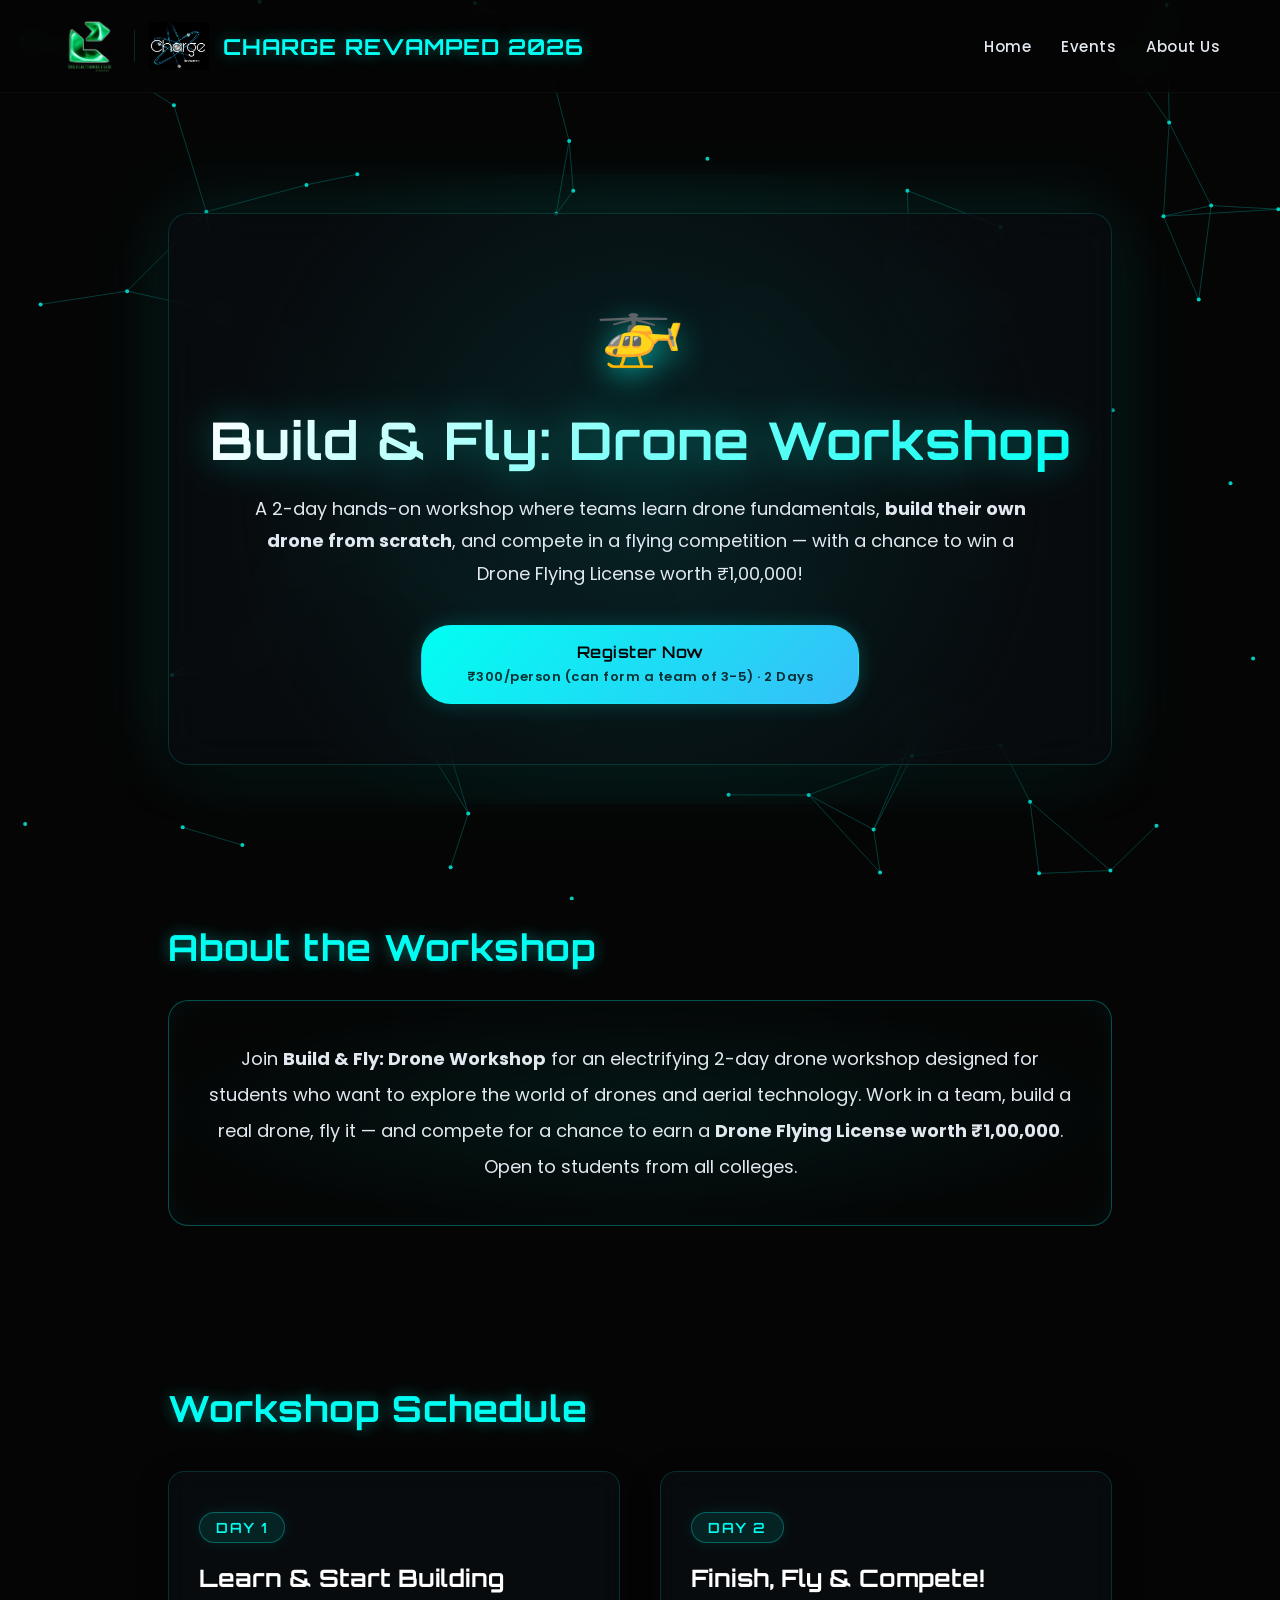
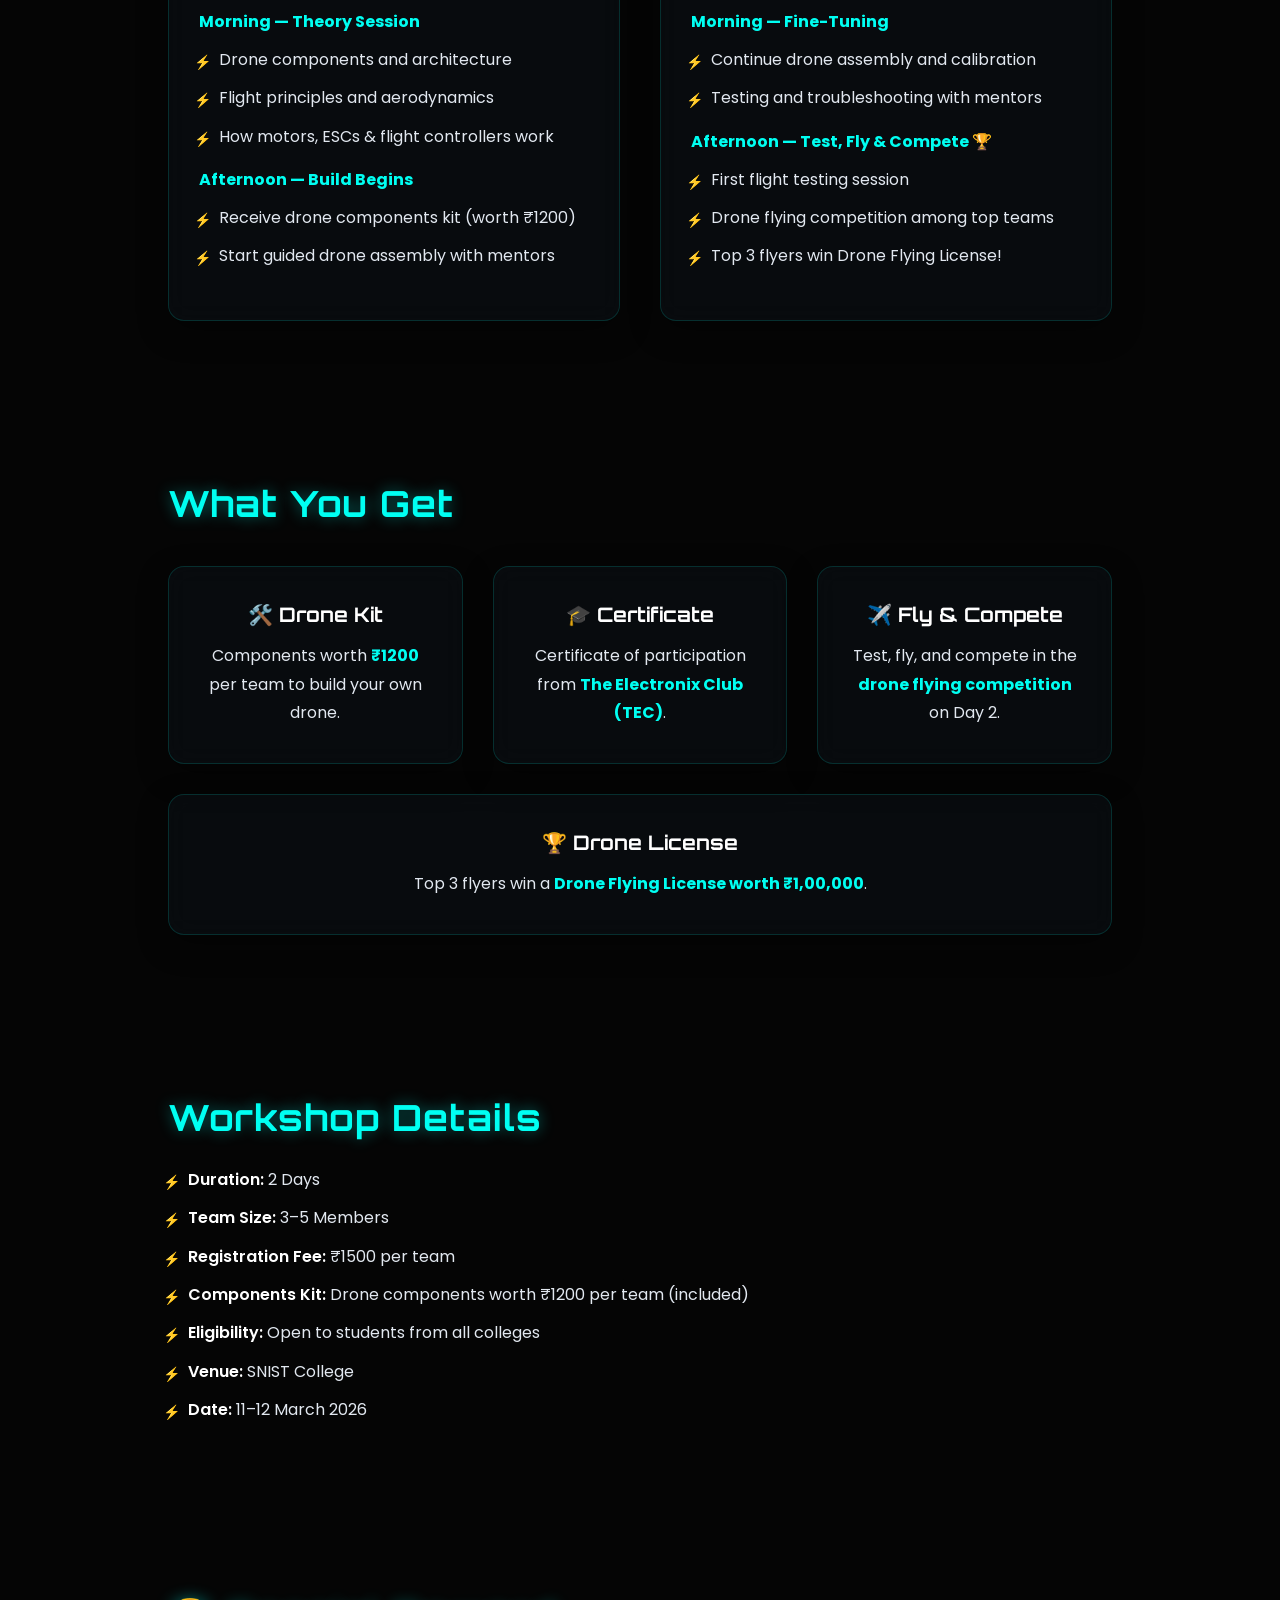
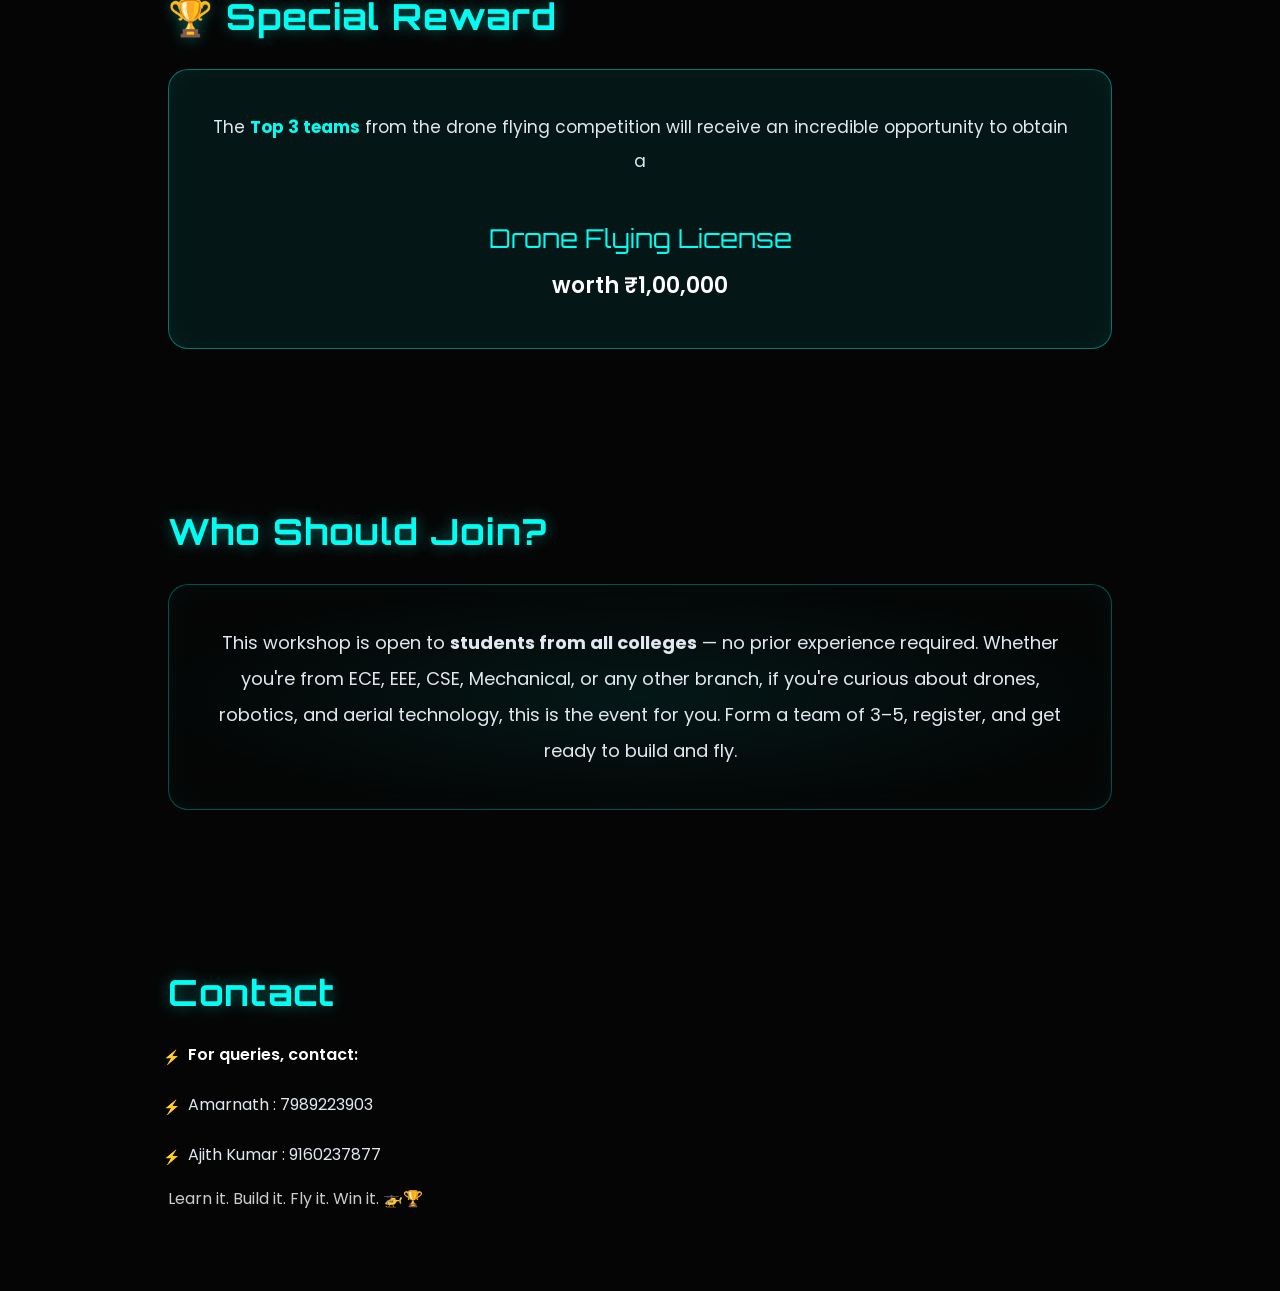
<file: drone-workshop.html>
<!DOCTYPE html>
<html lang="en">

<head>
  <meta charset="UTF-8">
  <meta name="viewport" content="width=device-width, initial-scale=1.0">
  <title>Build & Fly: Drone Workshop | The Electronix Club</title>

  <link
    href="https://fonts.googleapis.com/css2?family=Orbitron:wght@400;700&family=Poppins:wght@300;400;500&display=swap"
    rel="stylesheet">

  <style>
    :root {
      --cyan: #00fff2;
      --cyan-glow: rgba(0, 255, 242, 0.4);
      --cyan-subtle: rgba(0, 255, 242, 0.1);
      --blue: #38bdf8;
      --bg-dark: #050505;
      --glass-bg: rgba(10, 15, 20, 0.6);
      --glass-border: rgba(0, 255, 242, 0.15);
      --text-muted: #e2e8f0;
      --easing: cubic-bezier(0.25, 1, 0.5, 1);
    }

    * { margin: 0; padding: 0; box-sizing: border-box; }
    html { scroll-behavior: smooth; }

    body {
      font-family: 'Poppins', Arial, sans-serif;
      background: var(--bg-dark);
      color: white;
      overflow-x: hidden;
      -webkit-font-smoothing: antialiased;
      -moz-osx-font-smoothing: grayscale;
    }

    canvas { position: fixed; top: 0; left: 0; z-index: -1; opacity: 0.8; }

    section { padding: 80px 10%; max-width: 1200px; margin: auto; position: relative; }

    h1, h2 {
      color: var(--cyan);
      margin-bottom: 25px;
      font-family: 'Orbitron', sans-serif;
      text-shadow: 0 0 15px var(--cyan-glow);
      letter-spacing: 1px;
    }

    h2 { font-size: 36px; }

    /* HEADER */
    header {
      display: flex;
      justify-content: space-between;
      align-items: center;
      padding: 16px 60px;
      background: rgba(5, 5, 5, 0.7);
      backdrop-filter: blur(16px);
      -webkit-backdrop-filter: blur(16px);
      border-bottom: 1px solid rgba(255, 255, 255, 0.03);
      flex-wrap: wrap;
      position: sticky;
      top: 0;
      z-index: 100;
      gap: 16px;
    }

    .header-left {
      display: flex;
      align-items: center;
      gap: 14px;
    }

    .logo-img {
      width: 60px;
      height: 60px;
      object-fit: contain;
      border-radius: 8px;
    }

    .logo-divider {
      width: 1px;
      height: 32px;
      background: rgba(0, 255, 242, 0.15);
      flex-shrink: 0;
    }

    header h2 {
      font-family: 'Orbitron', sans-serif;
      color: var(--cyan);
      white-space: nowrap;
      font-size: 22px;
      letter-spacing: 1px;
      text-shadow: 0 0 15px var(--cyan-glow);
      margin-bottom: 0;
    }

    nav { display: flex; gap: 30px; }

    nav a {
      text-decoration: none;
      color: var(--text-muted);
      font-size: 15px;
      font-weight: 500;
      letter-spacing: 0.5px;
      transition: color 0.3s var(--easing);
      position: relative;
    }

    nav a::after {
      content: '';
      position: absolute;
      width: 0%;
      height: 2px;
      bottom: -6px;
      left: 50%;
      transform: translateX(-50%);
      background: var(--cyan);
      transition: width 0.3s var(--easing);
      box-shadow: 0 0 10px var(--cyan);
    }

    nav a:hover { color: #ffffff; }
    nav a:hover::after { width: 100%; }

    /* HERO */
    .hero { text-align: center; padding: 120px 10% 80px; }

    .hero-box {
      background: var(--glass-bg);
      backdrop-filter: blur(20px);
      -webkit-backdrop-filter: blur(20px);
      padding: 60px 40px;
      border-radius: 20px;
      position: relative;
      border: 1px solid var(--glass-border);
      box-shadow: 0 10px 40px rgba(0, 0, 0, 0.5), 0 0 80px rgba(0, 255, 242, 0.15);
      transition: all 0.5s var(--easing);
    }

    .hero-box::before {
      content: "";
      position: absolute;
      top: -40px; left: -40px; right: -40px; bottom: -40px;
      background: radial-gradient(circle at center, var(--cyan) 0%, transparent 70%);
      opacity: 0.1;
      z-index: -1;
      pointer-events: none;
    }

    .drone-icon {
      font-size: 72px;
      margin-bottom: 25px;
      display: inline-block;
      animation: hover-drone 4s cubic-bezier(0.45, 0, 0.55, 1) infinite;
      filter: drop-shadow(0 10px 15px rgba(0, 255, 242, 0.6));
    }

    @keyframes hover-drone {
      0%, 100% { transform: translateY(0px) rotate(0deg); }
      50% { transform: translateY(-15px) rotate(2deg); filter: drop-shadow(0 20px 25px rgba(0, 255, 242, 0.8)); }
    }

    .hero h1 {
      font-size: 52px;
      margin-bottom: 20px;
      background: linear-gradient(135deg, #ffffff, var(--cyan));
      -webkit-background-clip: text;
      background-clip: text;
      -webkit-text-fill-color: transparent;
      text-shadow: none;
      filter: drop-shadow(0 0 20px var(--cyan-glow));
    }

    .hero p {
      margin-bottom: 35px;
      line-height: 1.8;
      font-size: 18px;
      color: var(--text-muted);
      max-width: 800px;
      margin-left: auto;
      margin-right: auto;
    }

    .button {
      background: linear-gradient(135deg, var(--cyan), var(--blue));
      color: #050505;
      padding: 16px 45px;
      border-radius: 30px;
      text-decoration: none;
      font-weight: 600;
      letter-spacing: 0.5px;
      display: inline-flex;
      flex-direction: column;
      align-items: center;
      transition: all 0.4s var(--easing);
      text-align: center;
      cursor: pointer;
      font-family: 'Orbitron', sans-serif;
      font-size: 16px;
      border: 1px solid transparent;
      box-shadow: 0 0 20px rgba(0, 255, 242, 0.2);
    }

    .button .price {
      display: block;
      font-size: 13px;
      margin-top: 5px;
      font-weight: 600;
      font-family: 'Poppins', sans-serif;
      opacity: 0.8;
    }

    .button:hover {
      transform: translateY(-3px) scale(1.02);
      box-shadow: 0 10px 30px rgba(0, 255, 242, 0.4), 0 0 60px rgba(56, 189, 248, 0.2);
    }

    .day-grid { display: grid; grid-template-columns: 1fr 1fr; gap: 40px; margin-top: 40px; }

    .day-card {
      background: var(--glass-bg);
      backdrop-filter: blur(12px);
      border-radius: 16px;
      padding: 40px 30px;
      box-shadow: 0 10px 30px rgba(0, 0, 0, 0.4);
      transition: all 0.5s var(--easing);
      border: 1px solid var(--glass-border);
      position: relative;
      overflow: hidden;
    }

    .day-card::before {
      content: '';
      position: absolute;
      top: 0; left: 0; width: 100%; height: 100%;
      background: radial-gradient(circle at top, rgba(0, 255, 242, 0.1) 0%, transparent 60%);
      opacity: 0;
      transition: opacity 0.5s var(--easing);
      pointer-events: none;
    }

    .day-card:hover { transform: translateY(-8px); box-shadow: 0 20px 40px rgba(0,0,0,0.5), 0 0 40px rgba(0,255,242,0.15); border-color: rgba(0,255,242,0.4); }
    .day-card:hover::before { opacity: 1; }

    .day-badge {
      display: inline-block;
      background: rgba(0, 255, 242, 0.1);
      border: 1px solid rgba(0, 255, 242, 0.3);
      color: var(--cyan);
      padding: 6px 16px;
      border-radius: 30px;
      font-size: 14px;
      font-weight: 600;
      margin-bottom: 20px;
      font-family: 'Orbitron', sans-serif;
      letter-spacing: 1.5px;
      box-shadow: 0 0 15px rgba(0, 255, 242, 0.1);
    }

    .day-card h3 { color: #ffffff; margin-bottom: 15px; font-family: 'Orbitron', sans-serif; font-size: 24px; }
    .day-card p { line-height: 1.8; color: var(--text-muted); font-size: 16px; }

    .card-container { display: flex; gap: 30px; flex-wrap: wrap; margin-top: 40px; }

    .card {
      background: var(--glass-bg);
      backdrop-filter: blur(12px);
      padding: 35px 30px;
      border-radius: 16px;
      flex: 1;
      min-width: 240px;
      box-shadow: 0 10px 30px rgba(0, 0, 0, 0.4);
      transition: all 0.5s var(--easing);
      border: 1px solid var(--glass-border);
      position: relative;
      overflow: hidden;
      text-align: center;
    }

    .card::before {
      content: '';
      position: absolute;
      top: 0; left: 0; width: 100%; height: 100%;
      background: radial-gradient(circle at top, rgba(0, 255, 242, 0.1) 0%, transparent 60%);
      opacity: 0;
      transition: opacity 0.5s var(--easing);
    }

    .card:hover { transform: translateY(-8px); box-shadow: 0 20px 40px rgba(0,0,0,0.5), 0 0 40px rgba(0,255,242,0.15); border-color: rgba(0,255,242,0.4); }
    .card:hover::before { opacity: 1; }
    .card h3 { margin-bottom: 15px; font-family: 'Orbitron', sans-serif; font-size: 20px; color: #ffffff; }
    .card p { color: var(--text-muted); font-size: 16px; line-height: 1.8; }

    ul { margin-top: 20px; line-height: 1.9; padding-left: 20px; color: var(--text-muted); font-size: 16px; }
    ul li { margin-bottom: 8px; list-style-type: none; position: relative; }
    ul li::before { content: '⚡'; position: absolute; left: -25px; color: var(--cyan); font-size: 14px; top: 4px; }
    ul li b { color: #ffffff; font-weight: 600; }

    .highlight-box {
      background: radial-gradient(ellipse at center, rgba(0, 255, 242, 0.08) 0%, transparent 80%);
      border: 1px solid rgba(0, 255, 242, 0.3);
      border-radius: 20px;
      padding: 40px;
      margin-top: 30px;
      text-align: center;
      box-shadow: 0 0 30px rgba(0, 255, 242, 0.05) inset;
      backdrop-filter: blur(10px);
    }

    .highlight-box p { color: var(--text-muted); line-height: 2; font-size: 18px; }

    @media (max-width:768px) {
      header { padding: 12px 16px; }
      header h2 { font-size: 17px; }
      .logo-img { width: 44px; height: 44px; }
      nav { display: none; }
      section { padding: 60px 8%; }
      .hero { padding: 100px 5% 60px; }
      .hero-box { padding: 40px 20px; }
      .hero h1 { font-size: 36px; }
      .button { padding: 16px 24px; width: 100%; }
      .day-grid { grid-template-columns: 1fr; }
      h2 { font-size: 30px; }
    }
  </style>
</head>

<body>
  <canvas id="bg"></canvas>

  <header>
    <div class="header-left">
      <img src="TEC_logo-removebg-preview.png" class="logo-img">
      <div class="logo-divider"></div>
      <img src="charge revamped logo.jpg.jpeg" class="logo-img">
      <h2>CHARGE REVAMPED 2026</h2>
    </div>
    <nav>
      <a href="index.html">Home</a>
      <a href="index.html#events">Events</a>
      <a href="about.html">About Us</a>
    </nav>
  </header>

  <!-- HERO -->
  <section class="hero">
    <div class="hero-box">
      <span class="drone-icon">🚁</span>
      <h1>Build & Fly: Drone Workshop</h1>
      <p>
        A 2-day hands-on workshop where teams learn drone fundamentals, <b>build their own drone from scratch</b>, and
        compete in a flying competition — with a chance to win a Drone Flying License worth ₹1,00,000!
      </p>
      <a class="button" href="https://forms.gle/NT3kHmpAyUHrafbm9" target="_blank">
        Register Now
        <span class="price">₹300/person (can form a team of 3-5) · 2 Days</span>
      </a>
    </div>
  </section>

  <!-- ABOUT -->
  <section>
    <h2>About the Workshop</h2>
    <div class="highlight-box">
      <p>
        Join <b>Build & Fly: Drone Workshop</b> for an electrifying 2-day drone workshop designed for students who want
        to explore the world of drones and aerial technology. Work in a team, build a real drone, fly it — and compete
        for a chance to earn a <b>Drone Flying License worth ₹1,00,000</b>. Open to students from all colleges.
      </p>
    </div>
  </section>

  <!-- SCHEDULE -->
  <section>
    <h2>Workshop Schedule</h2>
    <div class="day-grid">
      <div class="day-card">
        <span class="day-badge">DAY 1</span>
        <h3>Learn & Start Building</h3>
        <p><b style="color:#00fff2;">Morning — Theory Session</b></p>
        <ul style="margin-top:8px;">
          <li>Drone components and architecture</li>
          <li>Flight principles and aerodynamics</li>
          <li>How motors, ESCs & flight controllers work</li>
        </ul>
        <p style="margin-top:14px;"><b style="color:#00fff2;">Afternoon — Build Begins</b></p>
        <ul style="margin-top:8px;">
          <li>Receive drone components kit (worth ₹1200)</li>
          <li>Start guided drone assembly with mentors</li>
        </ul>
      </div>
      <div class="day-card">
        <span class="day-badge">DAY 2</span>
        <h3>Finish, Fly & Compete!</h3>
        <p><b style="color:#00fff2;">Morning — Fine-Tuning</b></p>
        <ul style="margin-top:8px;">
          <li>Continue drone assembly and calibration</li>
          <li>Testing and troubleshooting with mentors</li>
        </ul>
        <p style="margin-top:14px;"><b style="color:#00fff2;">Afternoon — Test, Fly & Compete 🏆</b></p>
        <ul style="margin-top:8px;">
          <li>First flight testing session</li>
          <li>Drone flying competition among top teams</li>
          <li>Top 3 flyers win Drone Flying License!</li>
        </ul>
      </div>
    </div>
  </section>

  <!-- WHAT YOU GET -->
  <section>
    <h2>What You Get</h2>
    <div class="card-container">
      <div class="card">
        <h3>🛠️ Drone Kit</h3>
        <p>Components worth <b style="color:#00fff2;">₹1200</b> per team to build your own drone.</p>
      </div>
      <div class="card">
        <h3>🎓 Certificate</h3>
        <p>Certificate of participation from <b style="color:#00fff2;">The Electronix Club (TEC)</b>.</p>
      </div>
      <div class="card">
        <h3>✈️ Fly & Compete</h3>
        <p>Test, fly, and compete in the <b style="color:#00fff2;">drone flying competition</b> on Day 2.</p>
      </div>
      <div class="card">
        <h3>🏆 Drone License</h3>
        <p>Top 3 flyers win a <b style="color:#00fff2;">Drone Flying License worth ₹1,00,000</b>.</p>
      </div>
    </div>
  </section>

  <!-- DETAILS -->
  <section>
    <h2>Workshop Details</h2>
    <ul>
      <li><b>Duration:</b> 2 Days</li>
      <li><b>Team Size:</b> 3–5 Members</li>
      <li><b>Registration Fee:</b> ₹1500 per team</li>
      <li><b>Components Kit:</b> Drone components worth ₹1200 per team (included)</li>
      <li><b>Eligibility:</b> Open to students from all colleges</li>
      <li><b>Venue:</b> SNIST College</li>
      <li><b>Date:</b> 11–12 March 2026</li>
    </ul>
  </section>

  <!-- SPECIAL REWARD -->
  <section>
    <h2>🏆 Special Reward</h2>
    <div class="highlight-box" style="border-color:rgba(0,255,242,0.4);background:rgba(0,255,242,0.07);">
      <p style="font-size:17px;text-align:center;">
        The <b style="color:#00fff2;">Top 3 teams</b> from the drone flying competition will receive an incredible
        opportunity to obtain a<br><br>
        <span style="font-size:26px;font-family:'Orbitron',sans-serif;color:#00fff2;">Drone Flying License</span><br>
        <span style="font-size:22px;font-weight:600;color:white;">worth ₹1,00,000</span>
      </p>
    </div>
  </section>

  <!-- WHO IS IT FOR -->
  <section>
    <h2>Who Should Join?</h2>
    <div class="highlight-box">
      <p>
        This workshop is open to <b>students from all colleges</b> — no prior experience required. Whether you're from
        ECE, EEE, CSE, Mechanical, or any other branch, if you're curious about drones, robotics, and aerial technology,
        this is the event for you. Form a team of 3–5, register, and get ready to build and fly.
      </p>
    </div>
  </section>

  <!-- CONTACT -->
  <section>
    <h2>Contact</h2>
    <ul>
      <li><b>For queries, contact:</b></li>
    </ul>
    <ul>
      <li>Amarnath : 7989223903</li>
    </ul>
    <ul>
      <li>Ajith Kumar : 9160237877</li>
    </ul>
    <p style="margin-top:15px;color:#ccc;">Learn it. Build it. Fly it. Win it. 🚁🏆</p>
  </section>

  <script>
    const canvas = document.getElementById("bg")
    const ctx = canvas.getContext("2d")
    canvas.width = window.innerWidth
    canvas.height = window.innerHeight
    let particles = []
    let particleCount = window.innerWidth < 600 ? 30 : window.innerWidth < 1024 ? 50 : 80
    for (let i = 0; i < particleCount; i++) { particles.push({ x: Math.random() * canvas.width, y: Math.random() * canvas.height, vx: (Math.random() - 0.5) * 0.5, vy: (Math.random() - 0.5) * 0.5 }) }
    function animate() {
      ctx.clearRect(0, 0, canvas.width, canvas.height)
      particles.forEach(p => {
        p.x += p.vx; p.y += p.vy
        if (p.x < 0 || p.x > canvas.width) p.vx *= -1
        if (p.y < 0 || p.y > canvas.height) p.vy *= -1
        ctx.beginPath()
        ctx.arc(p.x, p.y, 2, 0, Math.PI * 2)
        ctx.fillStyle = "#00fff2"
        ctx.fill()
        particles.forEach(p2 => {
          let dist = Math.hypot(p.x - p2.x, p.y - p2.y)
          if (dist < 120) {
            ctx.beginPath()
            ctx.moveTo(p.x, p.y)
            ctx.lineTo(p2.x, p2.y)
            ctx.strokeStyle = "rgba(0,255,242,0.15)"
            ctx.stroke()
          }
        })
      })
      requestAnimationFrame(animate)
    }
    animate()
    if (window.history && window.history.replaceState) { window.history.replaceState(null, null, window.location.href); }
  </script>
</body>

</html>
</file>
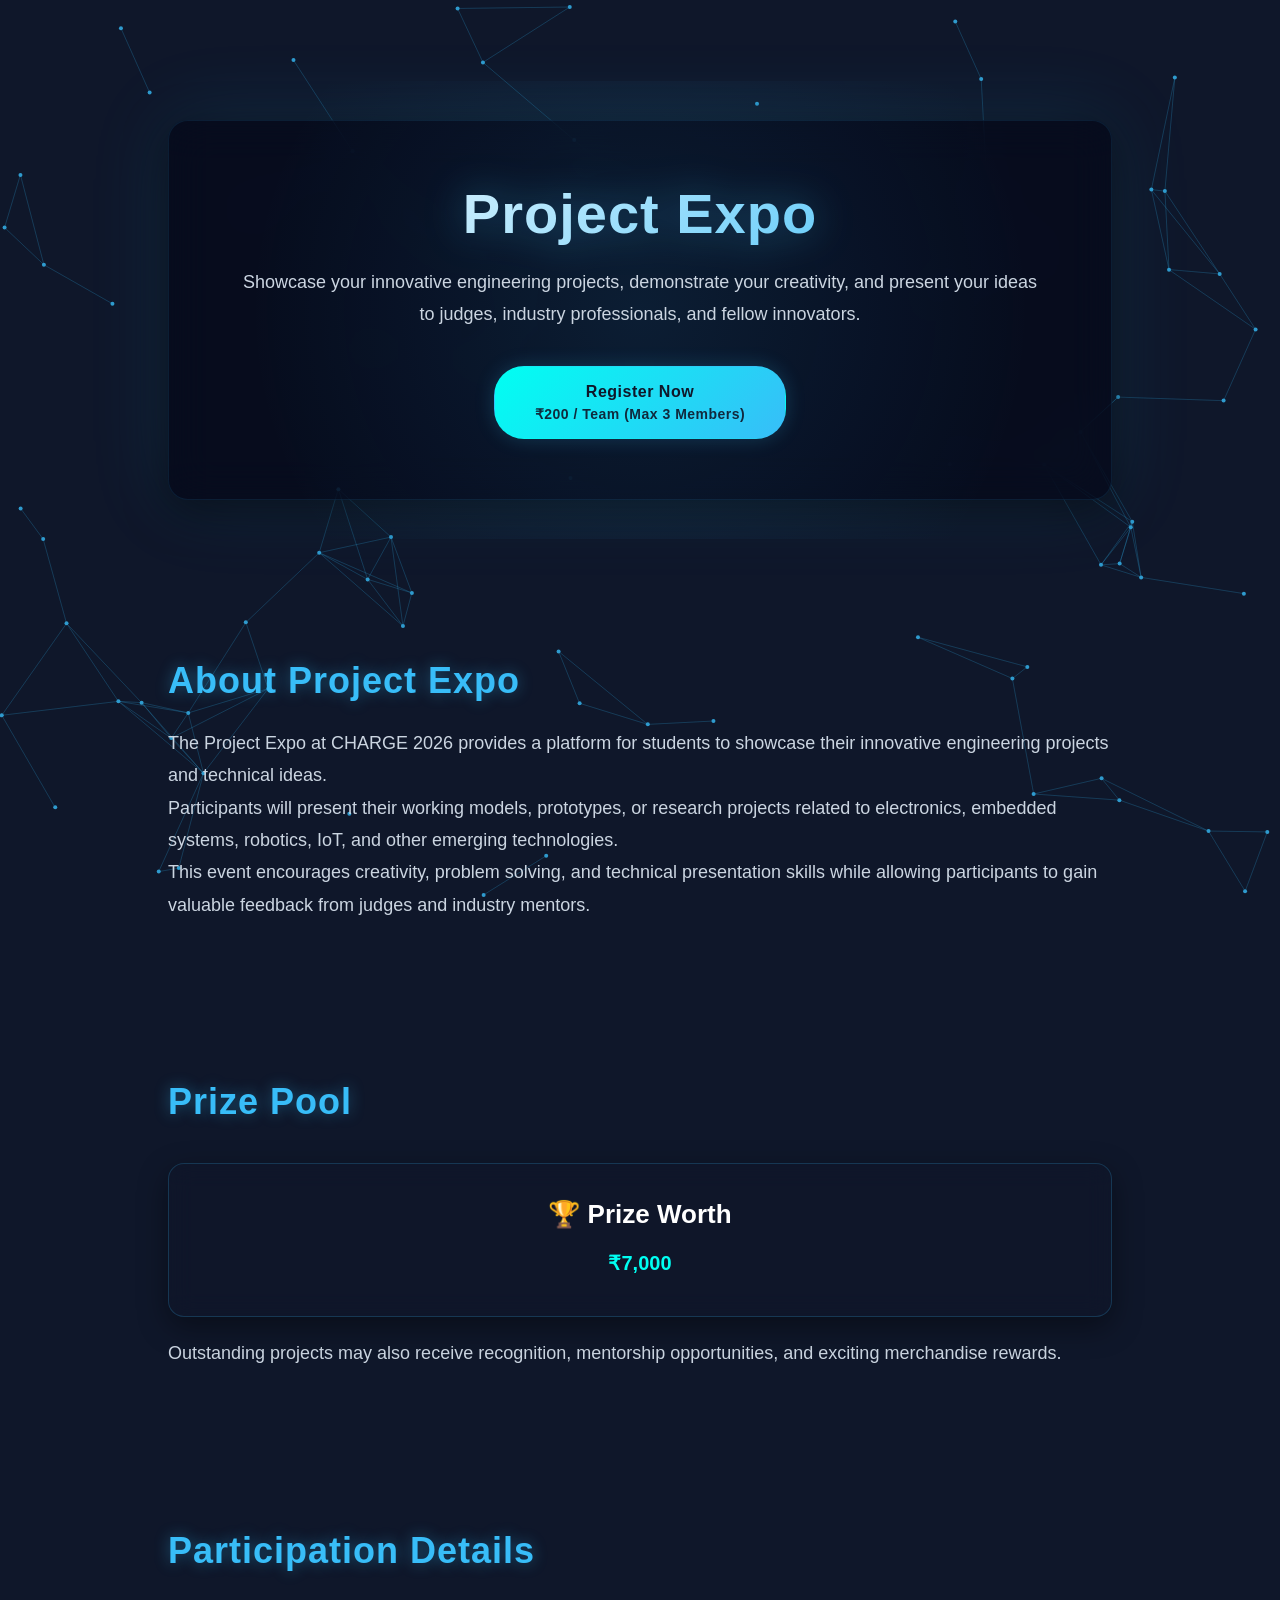
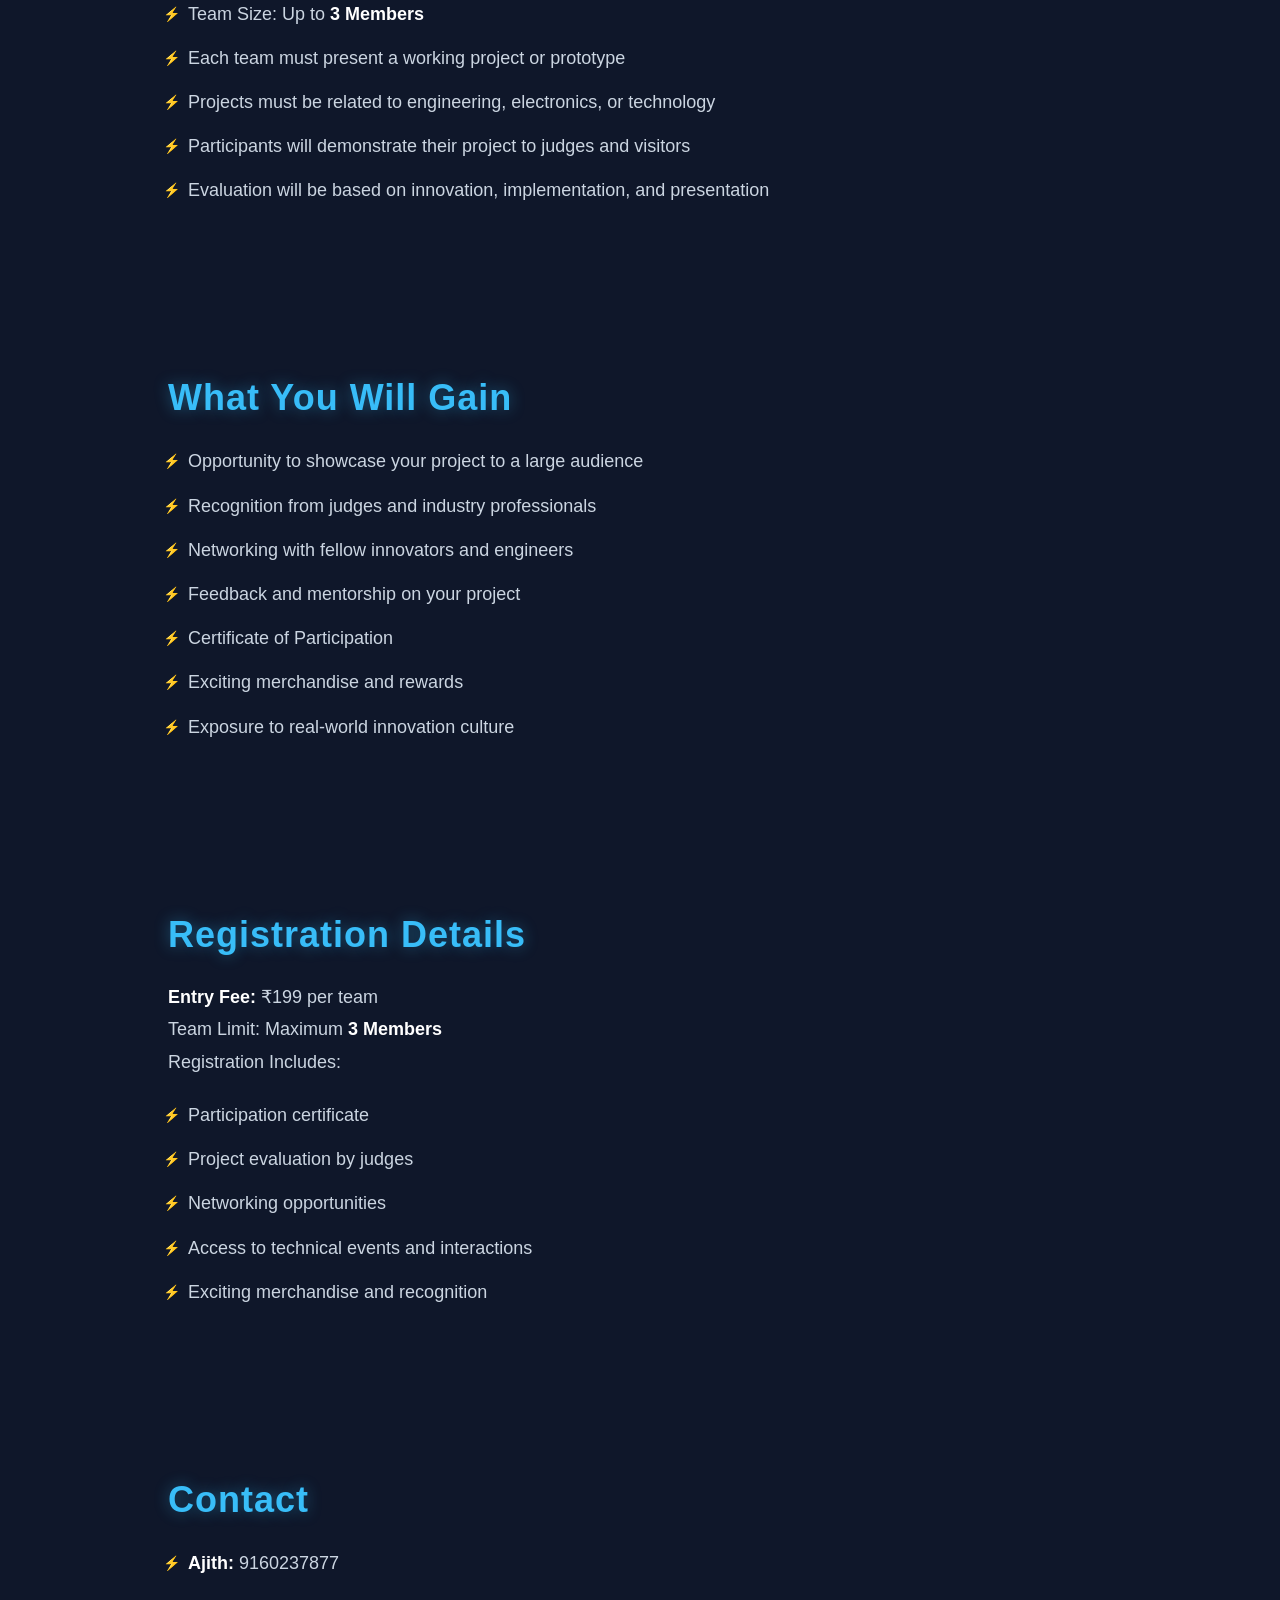
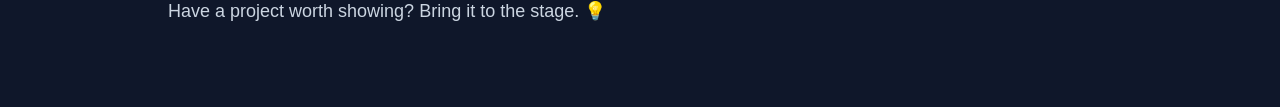
<file: expo.html>
<!DOCTYPE html>
<html lang="en">

<head>
  <meta charset="UTF-8">
  <meta name="viewport" content="width=device-width, initial-scale=1.0">
  <title>Charge Project Expo</title>

  <style>
    :root {
      --cyan: #00fff2;
      --cyan-glow: rgba(0, 255, 242, 0.4);
      --cyan-subtle: rgba(0, 255, 242, 0.1);
      --blue: #38bdf8;
      --blue-glow: rgba(56, 189, 248, 0.4);
      --bg-dark: #0f172a;
      --glass-bg: rgba(15, 23, 42, 0.6);
      --glass-border: rgba(56, 189, 248, 0.2);
      --text-muted: #cbd5e1;
      --easing: cubic-bezier(0.25, 1, 0.5, 1);
    }

    * {
      margin: 0;
      padding: 0;
      box-sizing: border-box;
    }

    html {
      scroll-behavior: smooth;
    }

    body {
      font-family: 'Poppins', Arial, sans-serif;
      background: var(--bg-dark);
      color: white;
      overflow-x: hidden;
      -webkit-font-smoothing: antialiased;
      -moz-osx-font-smoothing: grayscale;
    }

    /* animated background */
    canvas {
      position: fixed;
      top: 0;
      left: 0;
      z-index: -1;
      opacity: 0.8;
    }

    /* sections */
    section {
      padding: 80px 10%;
      max-width: 1200px;
      margin: auto;
      position: relative;
    }

    h1,
    h2 {
      font-family: 'Orbitron', sans-serif;
      color: var(--blue);
      margin-bottom: 25px;
      text-shadow: 0 0 15px var(--blue-glow);
      letter-spacing: 1px;
    }

    h2 {
      font-size: 36px;
    }

    p {
      color: var(--text-muted);
      line-height: 1.8;
      font-size: 18px;
    }

    b,
    strong {
      color: #ffffff;
      font-weight: 600;
    }

    /* hero section */
    .hero {
      text-align: center;
      padding: 120px 10% 80px;
    }

    /* glowing hero box */
    .hero-box {
      background: rgba(2, 6, 23, 0.6);
      backdrop-filter: blur(20px);
      -webkit-backdrop-filter: blur(20px);
      padding: 60px 50px;
      border-radius: 20px;
      position: relative;
      border: 1px solid rgba(56, 189, 248, 0.1);
      box-shadow: 0 10px 40px rgba(0, 0, 0, 0.5), 0 0 80px rgba(56, 189, 248, 0.15);
      transition: all 0.5s var(--easing);
    }

    /* glow background */
    .hero-box::before {
      content: "";
      position: absolute;
      top: -40px;
      left: -40px;
      right: -40px;
      bottom: -40px;
      background: radial-gradient(circle at center, var(--blue) 0%, transparent 70%);
      opacity: 0.1;
      z-index: -1;
      pointer-events: none;
    }

    .hero h1 {
      font-size: 56px;
      margin-bottom: 20px;
      background: linear-gradient(135deg, #ffffff, var(--blue));
      -webkit-background-clip: text;
      background-clip: text;
      -webkit-text-fill-color: transparent;
      text-shadow: none;
      filter: drop-shadow(0 0 20px var(--blue-glow));
    }

    .hero p {
      margin-bottom: 35px;
      line-height: 1.8;
      max-width: 800px;
      margin-left: auto;
      margin-right: auto;
    }

    /* buttons */
    .button {
      background: linear-gradient(135deg, var(--cyan), var(--blue));
      padding: 16px 40px;
      border-radius: 30px;
      text-decoration: none;
      color: #0f172a;
      font-weight: 600;
      letter-spacing: 0.5px;
      display: inline-block;
      transition: all 0.4s var(--easing);
      text-align: center;
      cursor: pointer;
      box-shadow: 0 0 20px rgba(56, 189, 248, 0.2);
      border: 1px solid transparent;
    }

    .button .price {
      display: block;
      font-size: 14px;
      margin-top: 5px;
      font-weight: 700;
      opacity: 0.9;
    }

    .button:hover {
      transform: translateY(-3px) scale(1.02);
      box-shadow: 0 10px 30px rgba(56, 189, 248, 0.4), 0 0 60px rgba(0, 255, 242, 0.2);
    }

    /* cards */
    .card-container {
      display: flex;
      gap: 30px;
      flex-wrap: wrap;
      margin-top: 40px;
    }

    .card {
      background: var(--glass-bg);
      backdrop-filter: blur(12px);
      -webkit-backdrop-filter: blur(12px);
      border: 1px solid var(--glass-border);
      padding: 35px 40px;
      border-radius: 16px;
      flex: 1;
      min-width: 300px;
      box-shadow: 0 10px 30px rgba(0, 0, 0, 0.4);
      transition: all 0.5s var(--easing);
      text-align: center;
      position: relative;
      overflow: hidden;
    }

    .card::before {
      content: '';
      position: absolute;
      top: 0;
      left: 0;
      width: 100%;
      height: 100%;
      background: radial-gradient(circle at top, rgba(56, 189, 248, 0.1) 0%, transparent 60%);
      opacity: 0;
      transition: opacity 0.5s var(--easing);
    }

    .card:hover {
      transform: translateY(-8px);
      box-shadow: 0 20px 40px rgba(0, 0, 0, 0.5), 0 0 40px rgba(56, 189, 248, 0.15);
      border-color: rgba(56, 189, 248, 0.4);
    }

    .card:hover::before {
      opacity: 1;
    }

    .card h3 {
      font-family: 'Orbitron', sans-serif;
      margin-bottom: 15px;
      font-size: 26px;
      color: #ffffff;
      position: relative;
    }

    .card p {
      font-size: 20px;
      font-weight: 600;
      color: var(--cyan);
      position: relative;
    }

    /* lists */
    ul {
      margin-top: 20px;
      line-height: 1.9;
      padding-left: 20px;
      color: var(--text-muted);
      font-size: 18px;
    }

    ul li {
      margin-bottom: 10px;
      list-style-type: none;
      position: relative;
    }

    ul li::before {
      content: '⚡';
      position: absolute;
      left: -25px;
      color: var(--cyan);
      font-size: 14px;
      top: 4px;
    }

    /* responsive */
    @media (max-width:768px) {
      section {
        padding: 60px 8%;
      }

      .hero {
        padding: 100px 5% 60px;
      }

      .hero-box {
        padding: 40px 20px;
      }

      .hero h1 {
        font-size: 40px;
      }

      h2 {
        font-size: 30px;
      }

      .button {
        padding: 14px 30px;
        width: 100%;
      }

      .card {
        padding: 30px 20px;
      }

      .card h3 {
        font-size: 22px;
      }
    }
  </style>
</head>

<body>

  <canvas id="bg"></canvas>

  <!-- HERO -->
  <section class="hero">
    <div class="hero-box">
      <h1>Project Expo</h1>
      <p>
        Showcase your innovative engineering projects, demonstrate your creativity, and present your ideas to judges,
        industry professionals, and fellow innovators.
      </p>
      <a class="button" href="https://forms.gle/618mES5TZSkfoFqE9" target="_blank">
        Register Now
        <span class="price">₹200 / Team (Max 3 Members)</span>
      </a>
    </div>
  </section>

  <!-- ABOUT -->
  <section>
    <h2>About Project Expo</h2>
    <p>
      The Project Expo at CHARGE 2026 provides a platform for students to showcase their innovative engineering projects
      and technical ideas.
    </p>
    <p>
      Participants will present their working models, prototypes, or research projects related to electronics, embedded
      systems, robotics, IoT, and other emerging technologies.
    </p>
    <p>
      This event encourages creativity, problem solving, and technical presentation skills while allowing participants
      to gain valuable feedback from judges and industry mentors.
    </p>
  </section>

  <!-- PRIZE POOL -->
  <section>
    <h2>Prize Pool</h2>
    <div class="card-container">
      <div class="card">
        <h3>🏆 Prize Worth</h3>
        <p>₹7,000</p>
      </div>
    </div>
    <p style="margin-top:20px;">
      Outstanding projects may also receive recognition, mentorship opportunities, and exciting merchandise rewards.
    </p>
  </section>

  <!-- PARTICIPATION -->
  <section>
    <h2>Participation Details</h2>
    <ul>
      <li>Team Size: Up to <b>3 Members</b></li>
      <li>Each team must present a working project or prototype</li>
      <li>Projects must be related to engineering, electronics, or technology</li>
      <li>Participants will demonstrate their project to judges and visitors</li>
      <li>Evaluation will be based on innovation, implementation, and presentation</li>
    </ul>
  </section>

  <!-- WHAT YOU WILL GAIN -->
  <section>
    <h2>What You Will Gain</h2>
    <ul>
      <li>Opportunity to showcase your project to a large audience</li>
      <li>Recognition from judges and industry professionals</li>
      <li>Networking with fellow innovators and engineers</li>
      <li>Feedback and mentorship on your project</li>
      <li>Certificate of Participation</li>
      <li>Exciting merchandise and rewards</li>
      <li>Exposure to real-world innovation culture</li>
    </ul>
  </section>

  <!-- REGISTRATION -->
  <section>
    <h2>Registration Details</h2>
    <p><b>Entry Fee:</b> ₹199 per team</p>
    <p>Team Limit: Maximum <b>3 Members</b></p>
    <p>Registration Includes:</p>
    <ul>
      <li>Participation certificate</li>
      <li>Project evaluation by judges</li>
      <li>Networking opportunities</li>
      <li>Access to technical events and interactions</li>
      <li>Exciting merchandise and recognition</li>
    </ul>
  </section>

  <!-- CONTACT -->
  <section>
    <h2>Contact</h2>
    <ul>
      <li><b>Ajith:</b> 9160237877</li>
    </ul>
    <p style="margin-top:15px;">
      Have a project worth showing? Bring it to the stage. 💡
    </p>
  </section>

  <script>
    /* background animation */
    const canvas = document.getElementById("bg")
    const ctx = canvas.getContext("2d")
    canvas.width = window.innerWidth
    canvas.height = window.innerHeight
    let particles = []
    let particleCount = window.innerWidth < 768 ? 35 : 80

    for (let i = 0; i < particleCount; i++) {
      particles.push({
        x: Math.random() * canvas.width,
        y: Math.random() * canvas.height,
        vx: (Math.random() - 0.5) * 0.5,
        vy: (Math.random() - 0.5) * 0.5
      })
    }

    function animate() {
      ctx.clearRect(0, 0, canvas.width, canvas.height)
      particles.forEach(p => {
        p.x += p.vx
        p.y += p.vy
        if (p.x < 0 || p.x > canvas.width) p.vx *= -1
        if (p.y < 0 || p.y > canvas.height) p.vy *= -1
        ctx.beginPath()
        ctx.arc(p.x, p.y, 2, 0, Math.PI * 2)
        ctx.fillStyle = "#38bdf8"
        ctx.fill()
        particles.forEach(p2 => {
          let dist = Math.hypot(p.x - p2.x, p.y - p2.y)
          if (dist < 120) {
            ctx.beginPath()
            ctx.moveTo(p.x, p.y)
            ctx.lineTo(p2.x, p2.y)
            ctx.strokeStyle = "rgba(56,189,248,0.15)"
            ctx.stroke()
          }
        })
      })
      requestAnimationFrame(animate)
    }
    animate()
  </script>

  <script>
    /* Fix for double back-click issue */
    if (window.history && window.history.replaceState) {
      window.history.replaceState(null, null, window.location.href);
    }
  </script>
</body>

</html>
</file>
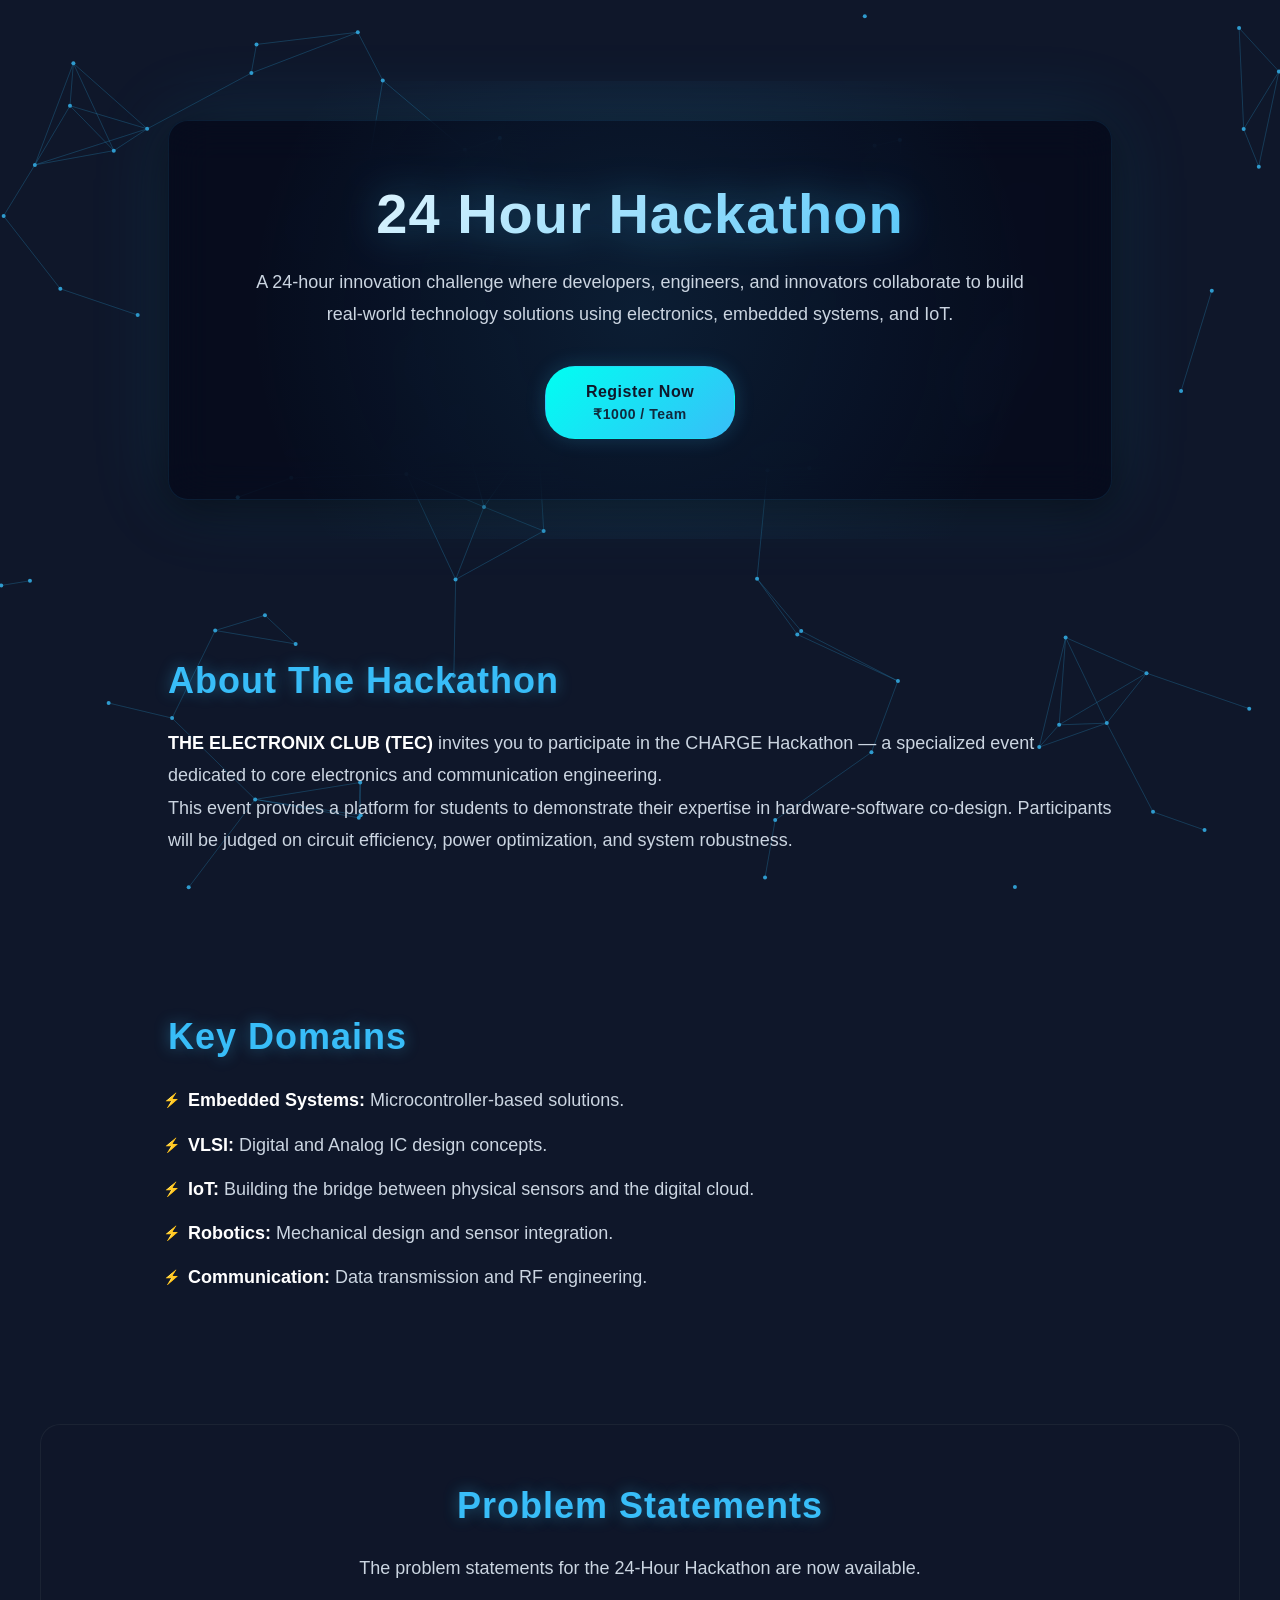
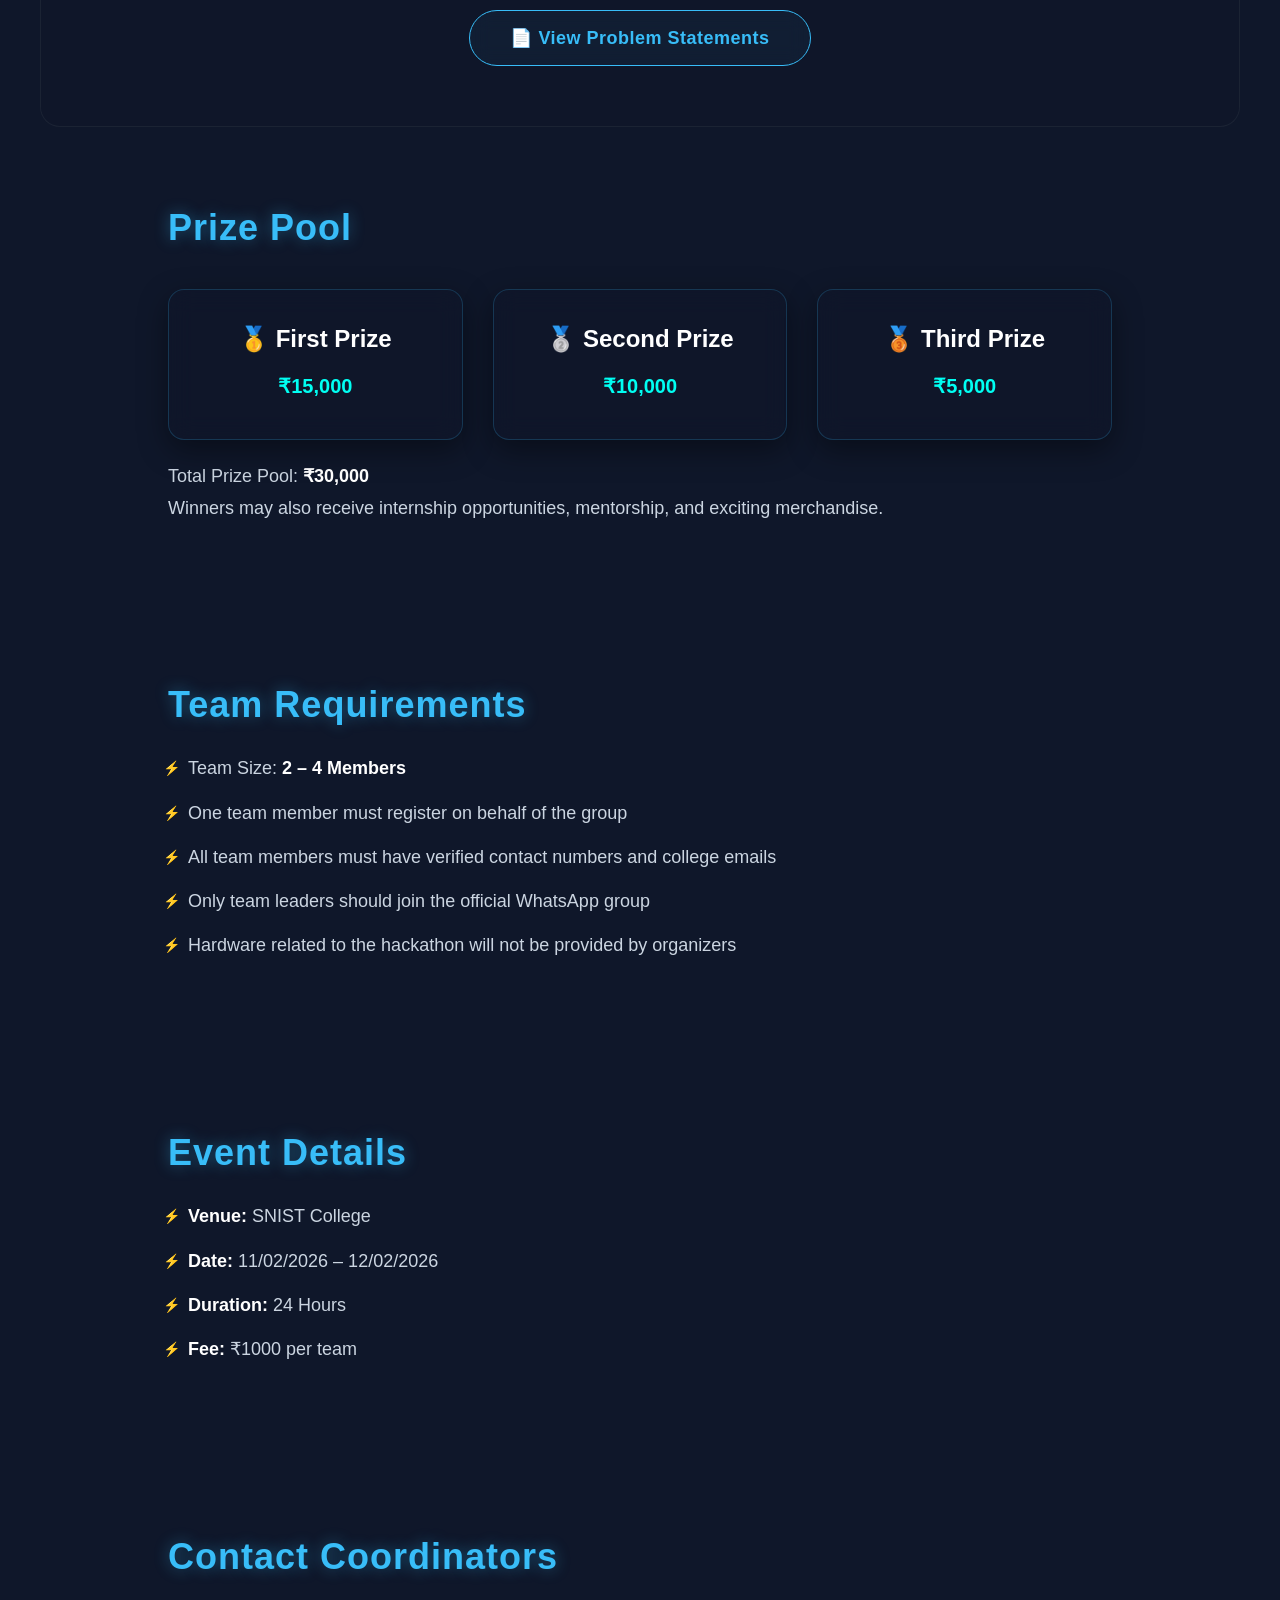
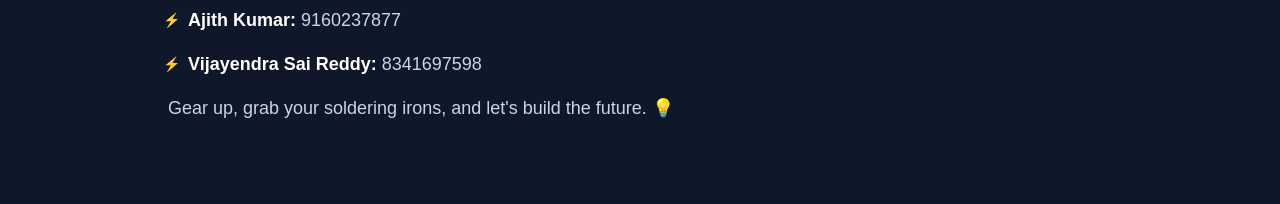
<file: hackathon.html>
<!DOCTYPE html>
<html lang="en">

<head>
  <meta charset="UTF-8">
  <meta name="viewport" content="width=device-width, initial-scale=1.0">
  <title>Charge Hackathon</title>

  <style>
    :root {
      --cyan: #00fff2;
      --cyan-glow: rgba(0, 255, 242, 0.4);
      --cyan-subtle: rgba(0, 255, 242, 0.1);
      --blue: #38bdf8;
      --blue-glow: rgba(56, 189, 248, 0.4);
      --bg-dark: #0f172a;
      --glass-bg: rgba(15, 23, 42, 0.6);
      --glass-border: rgba(56, 189, 248, 0.2);
      --text-muted: #cbd5e1;
      --easing: cubic-bezier(0.25, 1, 0.5, 1);
    }

    * {
      margin: 0;
      padding: 0;
      box-sizing: border-box;
    }

    html {
      scroll-behavior: smooth;
    }

    body {
      font-family: 'Poppins', Arial, sans-serif;
      background: var(--bg-dark);
      color: white;
      overflow-x: hidden;
      -webkit-font-smoothing: antialiased;
      -moz-osx-font-smoothing: grayscale;
    }

    /* animated background */
    canvas {
      position: fixed;
      top: 0;
      left: 0;
      z-index: -1;
      opacity: 0.8;
    }

    /* sections */
    section {
      padding: 80px 10%;
      max-width: 1200px;
      margin: auto;
      position: relative;
    }

    h1,
    h2 {
      font-family: 'Orbitron', sans-serif;
      color: var(--blue);
      margin-bottom: 25px;
      text-shadow: 0 0 15px var(--blue-glow);
      letter-spacing: 1px;
    }

    h2 {
      font-size: 36px;
    }

    p {
      color: var(--text-muted);
      line-height: 1.8;
      font-size: 18px;
    }

    b,
    strong {
      color: #ffffff;
      font-weight: 600;
    }

    /* hero section */
    .hero {
      text-align: center;
      padding: 120px 10% 80px;
    }

    /* glowing hero box */
    .hero-box {
      background: rgba(2, 6, 23, 0.6);
      backdrop-filter: blur(20px);
      -webkit-backdrop-filter: blur(20px);
      padding: 60px 50px;
      border-radius: 20px;
      position: relative;
      border: 1px solid rgba(56, 189, 248, 0.1);
      box-shadow: 0 10px 40px rgba(0, 0, 0, 0.5), 0 0 80px rgba(56, 189, 248, 0.15);
      transition: all 0.5s var(--easing);
    }

    /* glow background */
    .hero-box::before {
      content: "";
      position: absolute;
      top: -40px;
      left: -40px;
      right: -40px;
      bottom: -40px;
      background: radial-gradient(circle at center, var(--blue) 0%, transparent 70%);
      opacity: 0.1;
      z-index: -1;
      pointer-events: none;
    }

    .hero h1 {
      font-size: 56px;
      margin-bottom: 20px;
      background: linear-gradient(135deg, #ffffff, var(--blue));
      -webkit-background-clip: text;
      background-clip: text;
      -webkit-text-fill-color: transparent;
      text-shadow: none;
      filter: drop-shadow(0 0 20px var(--blue-glow));
    }

    .hero p {
      margin-bottom: 35px;
      line-height: 1.8;
      max-width: 800px;
      margin-left: auto;
      margin-right: auto;
    }

    /* buttons */
    .button {
      background: linear-gradient(135deg, var(--cyan), var(--blue));
      padding: 16px 40px;
      border-radius: 30px;
      text-decoration: none;
      color: #0f172a;
      font-weight: 600;
      letter-spacing: 0.5px;
      display: inline-block;
      transition: all 0.4s var(--easing);
      text-align: center;
      cursor: pointer;
      box-shadow: 0 0 20px rgba(56, 189, 248, 0.2);
      border: 1px solid transparent;
    }

    .button .price {
      display: block;
      font-size: 14px;
      margin-top: 5px;
      font-weight: 700;
      opacity: 0.9;
    }

    .button:hover {
      transform: translateY(-3px) scale(1.02);
      box-shadow: 0 10px 30px rgba(56, 189, 248, 0.4), 0 0 60px rgba(0, 255, 242, 0.2);
    }

    /* transparent variant */
    .button[href="problem_statements.pdf"] {
      background: rgba(56, 189, 248, 0.05) !important;
      color: var(--blue) !important;
      border: 1px solid var(--blue) !important;
      backdrop-filter: blur(10px);
      box-shadow: none;
    }

    .button[href="problem_statements.pdf"]:hover {
      background: rgba(56, 189, 248, 0.1) !important;
      box-shadow: 0 0 25px var(--blue-glow) !important;
      color: #ffffff !important;
    }

    /* cards */
    .card-container {
      display: flex;
      gap: 30px;
      flex-wrap: wrap;
      margin-top: 40px;
    }

    .card {
      background: var(--glass-bg);
      backdrop-filter: blur(12px);
      -webkit-backdrop-filter: blur(12px);
      border: 1px solid var(--glass-border);
      padding: 35px 25px;
      border-radius: 16px;
      flex: 1;
      min-width: 260px;
      box-shadow: 0 10px 30px rgba(0, 0, 0, 0.4);
      transition: all 0.5s var(--easing);
      text-align: center;
      position: relative;
      overflow: hidden;
    }

    .card::before {
      content: '';
      position: absolute;
      top: 0;
      left: 0;
      width: 100%;
      height: 100%;
      background: radial-gradient(circle at top, rgba(56, 189, 248, 0.1) 0%, transparent 60%);
      opacity: 0;
      transition: opacity 0.5s var(--easing);
    }

    .card:hover {
      transform: translateY(-8px);
      box-shadow: 0 20px 40px rgba(0, 0, 0, 0.5), 0 0 40px rgba(56, 189, 248, 0.15);
      border-color: rgba(56, 189, 248, 0.4);
    }

    .card:hover::before {
      opacity: 1;
    }

    .card h3 {
      font-family: 'Orbitron', sans-serif;
      margin-bottom: 15px;
      font-size: 24px;
      color: #ffffff;
      position: relative;
    }

    .card p {
      font-size: 20px;
      font-weight: 600;
      color: var(--cyan);
      position: relative;
    }

    /* lists */
    ul {
      margin-top: 20px;
      line-height: 1.9;
      padding-left: 20px;
      color: var(--text-muted);
      font-size: 18px;
    }

    ul li {
      margin-bottom: 10px;
      list-style-type: none;
      position: relative;
    }

    ul li::before {
      content: '⚡';
      position: absolute;
      left: -25px;
      color: var(--cyan);
      font-size: 14px;
      top: 4px;
    }

    /* countdown section (if reused) */
    .countdown-section {
      text-align: center;
      margin-top: 60px;
      padding: 60px 20px;
      background: rgba(15, 23, 42, 0.4);
      border-radius: 20px;
      border: 1px solid rgba(255, 255, 255, 0.05);
    }

    .countdown-section h2 {
      text-align: center;
    }

    /* responsive */
    @media (max-width:768px) {
      section {
        padding: 60px 8%;
      }

      .hero {
        padding: 100px 5% 60px;
      }

      .hero-box {
        padding: 40px 20px;
      }

      .hero h1 {
        font-size: 40px;
      }

      h2 {
        font-size: 30px;
      }

      .button {
        padding: 14px 30px;
        width: 100%;
      }

      .card-container {
        flex-direction: column;
      }
    }
  </style>
</head>

<body>

  <canvas id="bg"></canvas>

  <!-- HERO -->
  <section class="hero">
    <div class="hero-box">
      <h1>24 Hour Hackathon</h1>
      <p>
        A 24-hour innovation challenge where developers, engineers, and innovators collaborate to build real-world
        technology solutions using electronics, embedded systems, and IoT.
      </p>
      <a class="button" href="https://forms.gle/KudKg7R4L49LMuMaA" target="_blank">
        Register Now
        <span class="price">₹1000 / Team</span>
      </a>
    </div>
  </section>

  <!-- ABOUT -->
  <section>
    <h2>About The Hackathon</h2>
    <p>
      <b>THE ELECTRONIX CLUB (TEC)</b> invites you to participate in the CHARGE Hackathon — a specialized event
      dedicated to core electronics and communication engineering.
    </p>
    <p>
      This event provides a platform for students to demonstrate their expertise in hardware-software co-design.
      Participants will be judged on circuit efficiency, power optimization, and system robustness.
    </p>
  </section>

  <!-- KEY DOMAINS -->
  <section>
    <h2>Key Domains</h2>
    <ul>
      <li><b>Embedded Systems:</b> Microcontroller-based solutions.</li>
      <li><b>VLSI:</b> Digital and Analog IC design concepts.</li>
      <li><b>IoT:</b> Building the bridge between physical sensors and the digital cloud.</li>
      <li><b>Robotics:</b> Mechanical design and sensor integration.</li>
      <li><b>Communication:</b> Data transmission and RF engineering.</li>
    </ul>
  </section>

  <!-- PROBLEM STATEMENTS -->
  <section class="countdown-section" style="text-align: center; margin-top: 40px;">
    <h2>Problem Statements</h2>
    <p style="margin-bottom: 25px; color: #cbd5e1;">The problem statements for the 24-Hour Hackathon are now available.
    </p>
    <div>
      <a href="problem_statements.pdf" target="_blank" class="button"
        style="background: transparent; color: #38bdf8; border: 2px solid #38bdf8; font-size: 18px; padding: 16px 40px;">
        📄 View Problem Statements
      </a>
    </div>
  </section>

  <!-- PRIZE POOL -->
  <section>
    <h2>Prize Pool</h2>
    <div class="card-container">
      <div class="card">
        <h3>🥇 First Prize</h3>
        <p>₹15,000</p>
      </div>
      <div class="card">
        <h3>🥈 Second Prize</h3>
        <p>₹10,000</p>
      </div>
      <div class="card">
        <h3>🥉 Third Prize</h3>
        <p>₹5,000</p>
      </div>
    </div>
    <p style="margin-top:20px;">
      Total Prize Pool: <b>₹30,000</b><br>
      Winners may also receive internship opportunities, mentorship, and exciting merchandise.
    </p>
  </section>

  <!-- TEAM REQUIREMENTS -->
  <section>
    <h2>Team Requirements</h2>
    <ul>
      <li>Team Size: <b>2 – 4 Members</b></li>
      <li>One team member must register on behalf of the group</li>
      <li>All team members must have verified contact numbers and college emails</li>
      <li>Only team leaders should join the official WhatsApp group</li>
      <li>Hardware related to the hackathon will not be provided by organizers</li>
    </ul>
  </section>

  <!-- EVENT DETAILS -->
  <section>
    <h2>Event Details</h2>
    <ul>
      <li><b>Venue:</b> SNIST College</li>
      <li><b>Date:</b> 11/02/2026 – 12/02/2026</li>
      <li><b>Duration:</b> 24 Hours</li>
      <li><b>Fee:</b> ₹1000 per team</li>
    </ul>
  </section>

  <!-- CONTACT -->
  <section>
    <h2>Contact Coordinators</h2>
    <ul>
      <li><b>Ajith Kumar:</b> 9160237877</li>
      <li><b>Vijayendra Sai Reddy:</b> 8341697598</li>
    </ul>
    <p style="margin-top:10px;">
      Gear up, grab your soldering irons, and let's build the future. 💡
    </p>
  </section>

  <script>
    /* background animation */
    const canvas = document.getElementById("bg")
    const ctx = canvas.getContext("2d")
    canvas.width = window.innerWidth
    canvas.height = window.innerHeight
    let particles = []
    let particleCount = window.innerWidth < 768 ? 35 : 80

    for (let i = 0; i < particleCount; i++) {
      particles.push({
        x: Math.random() * canvas.width,
        y: Math.random() * canvas.height,
        vx: (Math.random() - 0.5) * 0.5,
        vy: (Math.random() - 0.5) * 0.5
      })
    }

    function animate() {
      ctx.clearRect(0, 0, canvas.width, canvas.height)
      particles.forEach(p => {
        p.x += p.vx
        p.y += p.vy
        if (p.x < 0 || p.x > canvas.width) p.vx *= -1
        if (p.y < 0 || p.y > canvas.height) p.vy *= -1
        ctx.beginPath()
        ctx.arc(p.x, p.y, 2, 0, Math.PI * 2)
        ctx.fillStyle = "#38bdf8"
        ctx.fill()
        particles.forEach(p2 => {
          let dist = Math.hypot(p.x - p2.x, p.y - p2.y)
          if (dist < 120) {
            ctx.beginPath()
            ctx.moveTo(p.x, p.y)
            ctx.lineTo(p2.x, p2.y)
            ctx.strokeStyle = "rgba(56,189,248,0.15)"
            ctx.stroke()
          }
        })
      })
      requestAnimationFrame(animate)
    }
    animate()
  </script>

  <script>
    /* Fix for double back-click issue */
    if (window.history && window.history.replaceState) {
      window.history.replaceState(null, null, window.location.href);
    }
  </script>

</body>

</html>
</file>
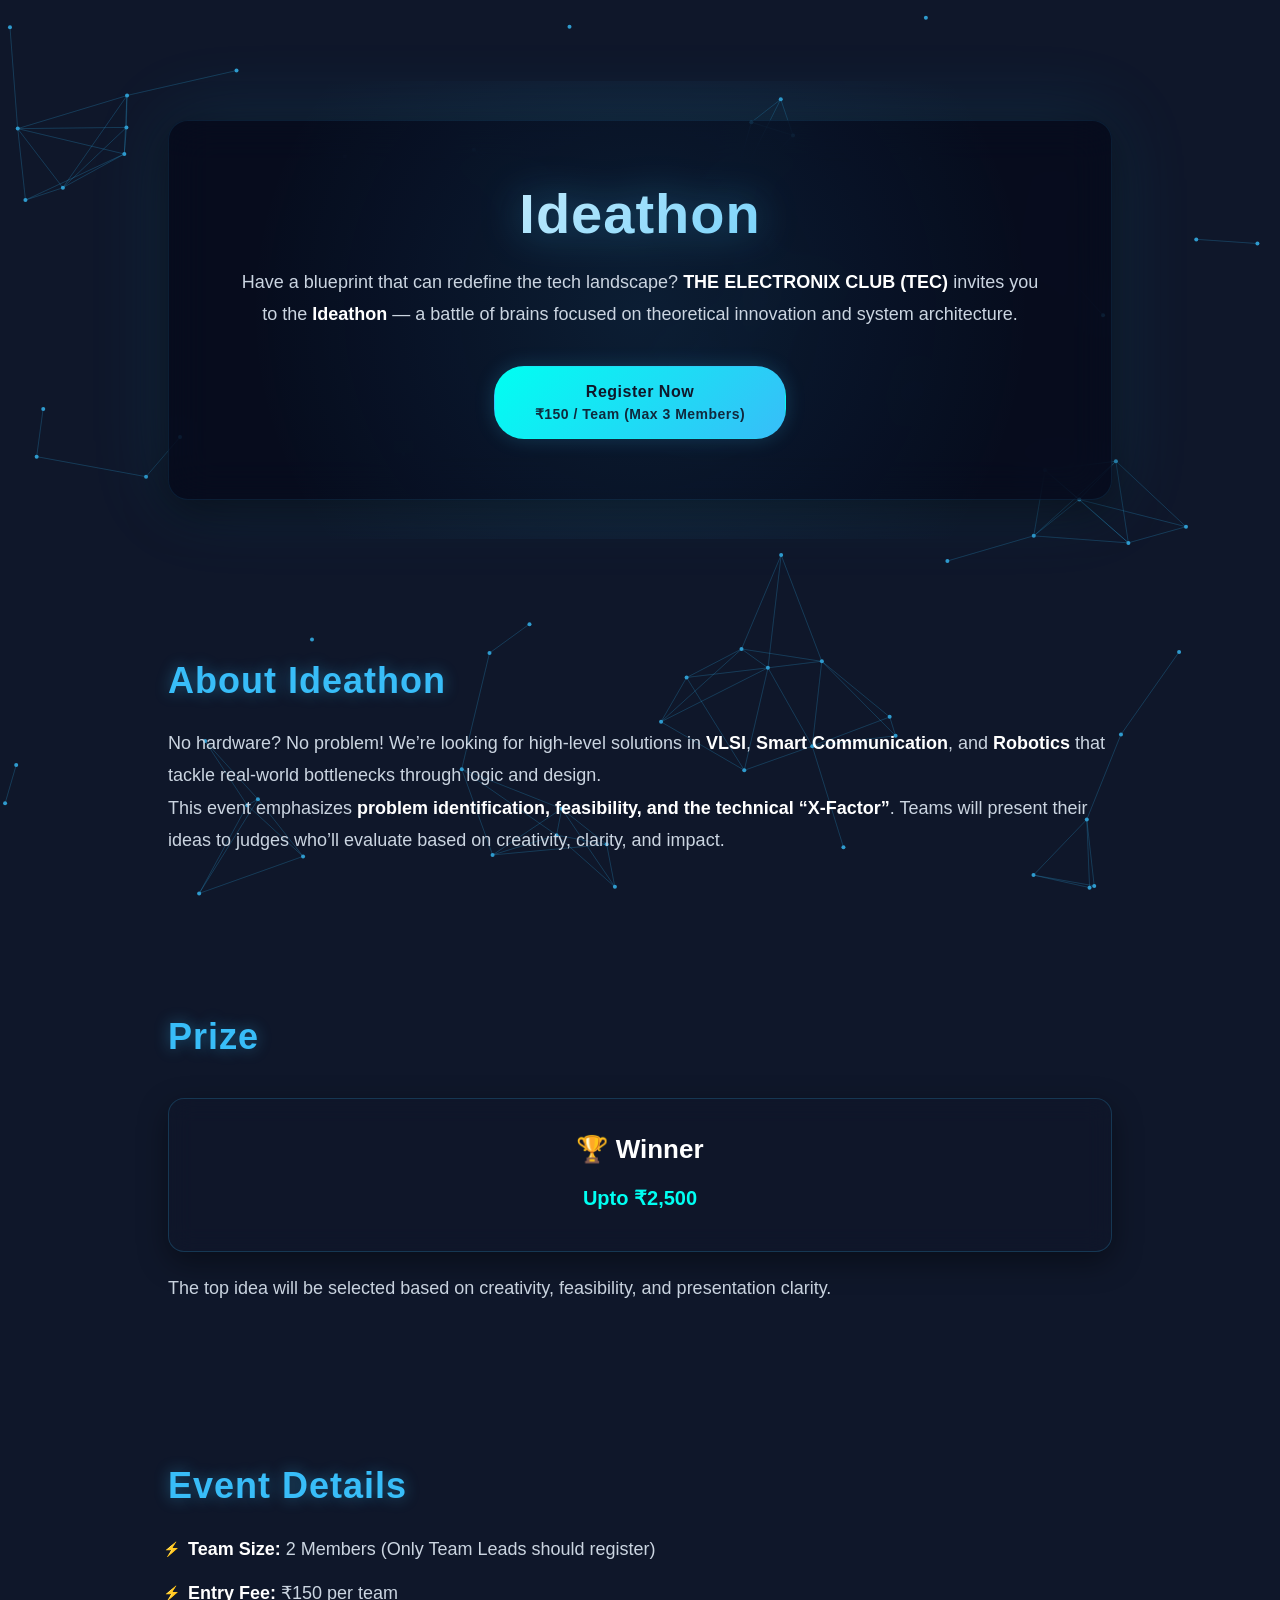
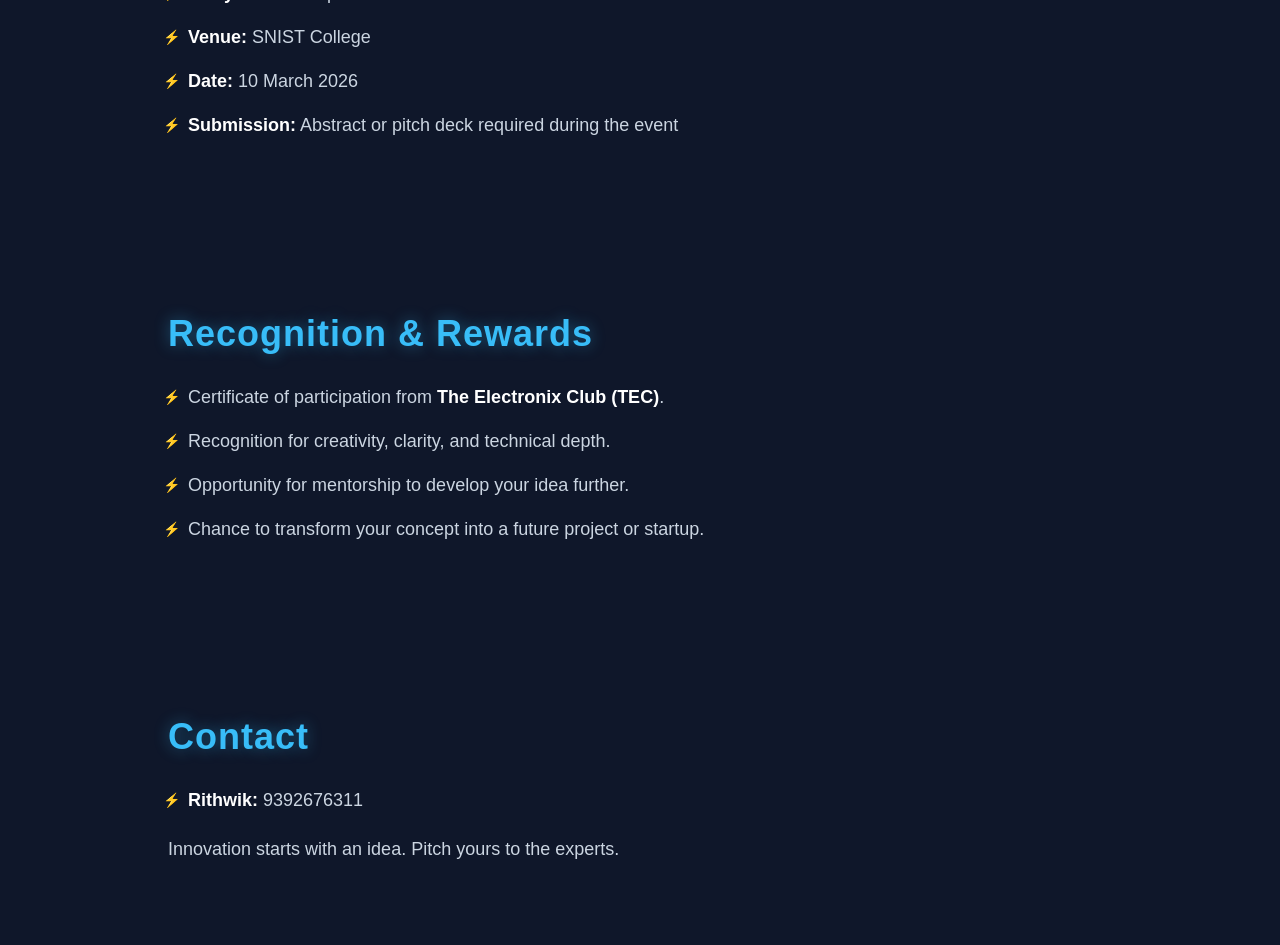
<file: ideathon.html>
<!DOCTYPE html>
<html lang="en">

<head>
  <meta charset="UTF-8">
  <meta name="viewport" content="width=device-width, initial-scale=1.0">
  <title>Ideathon | The Electronix Club</title>

  <style>
    :root {
      --cyan: #00fff2;
      --cyan-glow: rgba(0, 255, 242, 0.4);
      --cyan-subtle: rgba(0, 255, 242, 0.1);
      --blue: #38bdf8;
      --blue-glow: rgba(56, 189, 248, 0.4);
      --bg-dark: #0f172a;
      --glass-bg: rgba(15, 23, 42, 0.6);
      --glass-border: rgba(56, 189, 248, 0.2);
      --text-muted: #cbd5e1;
      --easing: cubic-bezier(0.25, 1, 0.5, 1);
    }

    * {
      margin: 0;
      padding: 0;
      box-sizing: border-box;
    }

    html {
      scroll-behavior: smooth;
    }

    body {
      font-family: 'Poppins', Arial, sans-serif;
      background: var(--bg-dark);
      color: white;
      overflow-x: hidden;
      -webkit-font-smoothing: antialiased;
      -moz-osx-font-smoothing: grayscale;
    }

    /* animated background */
    canvas {
      position: fixed;
      top: 0;
      left: 0;
      z-index: -1;
      opacity: 0.8;
    }

    /* sections */
    section {
      padding: 80px 10%;
      max-width: 1200px;
      margin: auto;
      position: relative;
    }

    h1,
    h2 {
      font-family: 'Orbitron', sans-serif;
      color: var(--blue);
      margin-bottom: 25px;
      text-shadow: 0 0 15px var(--blue-glow);
      letter-spacing: 1px;
    }

    h2 {
      font-size: 36px;
    }

    p {
      color: var(--text-muted);
      line-height: 1.8;
      font-size: 18px;
    }

    b,
    strong {
      color: #ffffff;
      font-weight: 600;
    }

    /* hero section */
    .hero {
      text-align: center;
      padding: 120px 10% 80px;
    }

    /* glowing hero box */
    .hero-box {
      background: rgba(2, 6, 23, 0.6);
      backdrop-filter: blur(20px);
      -webkit-backdrop-filter: blur(20px);
      padding: 60px 50px;
      border-radius: 20px;
      position: relative;
      border: 1px solid rgba(56, 189, 248, 0.1);
      box-shadow: 0 10px 40px rgba(0, 0, 0, 0.5), 0 0 80px rgba(56, 189, 248, 0.15);
      transition: all 0.5s var(--easing);
    }

    /* glow background */
    .hero-box::before {
      content: "";
      position: absolute;
      top: -40px;
      left: -40px;
      right: -40px;
      bottom: -40px;
      background: radial-gradient(circle at center, var(--blue) 0%, transparent 70%);
      opacity: 0.1;
      z-index: -1;
      pointer-events: none;
    }

    .hero h1 {
      font-size: 56px;
      margin-bottom: 20px;
      background: linear-gradient(135deg, #ffffff, var(--blue));
      -webkit-background-clip: text;
      background-clip: text;
      -webkit-text-fill-color: transparent;
      text-shadow: none;
      filter: drop-shadow(0 0 20px var(--blue-glow));
    }

    .hero p {
      margin-bottom: 35px;
      line-height: 1.8;
      max-width: 800px;
      margin-left: auto;
      margin-right: auto;
    }

    /* buttons */
    .button {
      background: linear-gradient(135deg, var(--cyan), var(--blue));
      padding: 16px 40px;
      border-radius: 30px;
      text-decoration: none;
      color: #0f172a;
      font-weight: 600;
      letter-spacing: 0.5px;
      display: inline-block;
      transition: all 0.4s var(--easing);
      text-align: center;
      cursor: pointer;
      box-shadow: 0 0 20px rgba(56, 189, 248, 0.2);
      border: 1px solid transparent;
    }

    .button .price {
      display: block;
      font-size: 14px;
      margin-top: 5px;
      font-weight: 700;
      opacity: 0.9;
    }

    .button:hover {
      transform: translateY(-3px) scale(1.02);
      box-shadow: 0 10px 30px rgba(56, 189, 248, 0.4), 0 0 60px rgba(0, 255, 242, 0.2);
    }

    /* cards */
    .card-container {
      display: flex;
      gap: 30px;
      flex-wrap: wrap;
      margin-top: 40px;
    }

    .card {
      background: var(--glass-bg);
      backdrop-filter: blur(12px);
      -webkit-backdrop-filter: blur(12px);
      border: 1px solid var(--glass-border);
      padding: 35px 40px;
      border-radius: 16px;
      flex: 1;
      min-width: 300px;
      box-shadow: 0 10px 30px rgba(0, 0, 0, 0.4);
      transition: all 0.5s var(--easing);
      text-align: center;
      position: relative;
      overflow: hidden;
    }

    .card::before {
      content: '';
      position: absolute;
      top: 0;
      left: 0;
      width: 100%;
      height: 100%;
      background: radial-gradient(circle at top, rgba(56, 189, 248, 0.1) 0%, transparent 60%);
      opacity: 0;
      transition: opacity 0.5s var(--easing);
    }

    .card:hover {
      transform: translateY(-8px);
      box-shadow: 0 20px 40px rgba(0, 0, 0, 0.5), 0 0 40px rgba(56, 189, 248, 0.15);
      border-color: rgba(56, 189, 248, 0.4);
    }

    .card:hover::before {
      opacity: 1;
    }

    .card h3 {
      font-family: 'Orbitron', sans-serif;
      margin-bottom: 15px;
      font-size: 26px;
      color: #ffffff;
      position: relative;
    }

    .card p {
      font-size: 20px;
      font-weight: 600;
      color: var(--cyan);
      position: relative;
    }

    /* lists */
    ul {
      margin-top: 20px;
      line-height: 1.9;
      padding-left: 20px;
      color: var(--text-muted);
      font-size: 18px;
    }

    ul li {
      margin-bottom: 10px;
      list-style-type: none;
      position: relative;
    }

    ul li::before {
      content: '⚡';
      position: absolute;
      left: -25px;
      color: var(--cyan);
      font-size: 14px;
      top: 4px;
    }

    /* responsive */
    @media (max-width:768px) {
      section {
        padding: 60px 8%;
      }

      .hero {
        padding: 100px 5% 60px;
      }

      .hero-box {
        padding: 40px 20px;
      }

      .hero h1 {
        font-size: 40px;
      }

      h2 {
        font-size: 30px;
      }

      .button {
        padding: 14px 30px;
        width: 100%;
      }

      .card {
        padding: 30px 20px;
      }

      .card h3 {
        font-size: 22px;
      }
    }
  </style>
</head>

<body>

  <canvas id="bg"></canvas>

  <!-- HERO -->
  <section class="hero">
    <div class="hero-box">
      <h1>Ideathon</h1>
      <p>
        Have a blueprint that can redefine the tech landscape? <b>THE ELECTRONIX CLUB (TEC)</b> invites you to the
        <b>Ideathon</b> — a battle of brains focused on theoretical innovation and system architecture.
      </p>
      <a class="button" href="https://forms.gle/zHn1Ngt6ZDVEKmUq9" target="_blank">
        Register Now
        <span class="price">₹150 / Team (Max 3 Members)</span>
      </a>
    </div>
  </section>

  <!-- ABOUT -->
  <section>
    <h2>About Ideathon</h2>
    <p>
      No hardware? No problem! We’re looking for high-level solutions in <b>VLSI</b>, <b>Smart Communication</b>, and
      <b>Robotics</b> that tackle real-world bottlenecks through logic and design.
    </p>
    <p>
      This event emphasizes <b>problem identification, feasibility, and the technical “X-Factor”</b>. Teams will present
      their ideas to judges who’ll evaluate based on creativity, clarity, and impact.
    </p>
  </section>

  <!-- PRIZE -->
  <section>
    <h2>Prize</h2>
    <div class="card-container">
      <div class="card">
        <h3>🏆 Winner</h3>
        <p>Upto ₹2,500</p>
      </div>
    </div>
    <p style="margin-top:20px;">
      The top idea will be selected based on creativity, feasibility, and presentation clarity.
    </p>
  </section>

  <!-- DETAILS -->
  <section>
    <h2>Event Details</h2>
    <ul>
      <li><b>Team Size:</b> 2 Members (Only Team Leads should register)</li>
      <li><b>Entry Fee:</b> ₹150 per team</li>
      <li><b>Venue:</b> SNIST College</li>
      <li><b>Date:</b> 10 March 2026</li>
      <li><b>Submission:</b> Abstract or pitch deck required during the event</li>
    </ul>
  </section>

  <!-- REWARDS -->
  <section>
    <h2>Recognition & Rewards</h2>
    <ul>
      <li>Certificate of participation from <b>The Electronix Club (TEC)</b>.</li>
      <li>Recognition for creativity, clarity, and technical depth.</li>
      <li>Opportunity for mentorship to develop your idea further.</li>
      <li>Chance to transform your concept into a future project or startup.</li>
    </ul>
  </section>

  <!-- CONTACT -->
  <section>
    <h2>Contact</h2>
    <ul>
      <li><b>Rithwik:</b> 9392676311</li>
    </ul>
    <p style="margin-top:15px;">
      Innovation starts with an idea. Pitch yours to the experts.
    </p>
  </section>

  <script>
    /* background animation */
    const canvas = document.getElementById("bg")
    const ctx = canvas.getContext("2d")
    canvas.width = window.innerWidth
    canvas.height = window.innerHeight
    let particles = []
    let particleCount = window.innerWidth < 768 ? 35 : 80

    for (let i = 0; i < particleCount; i++) {
      particles.push({
        x: Math.random() * canvas.width,
        y: Math.random() * canvas.height,
        vx: (Math.random() - 0.5) * 0.5,
        vy: (Math.random() - 0.5) * 0.5
      })
    }

    function animate() {
      ctx.clearRect(0, 0, canvas.width, canvas.height)
      particles.forEach(p => {
        p.x += p.vx
        p.y += p.vy
        if (p.x < 0 || p.x > canvas.width) p.vx *= -1
        if (p.y < 0 || p.y > canvas.height) p.vy *= -1
        ctx.beginPath()
        ctx.arc(p.x, p.y, 2, 0, Math.PI * 2)
        ctx.fillStyle = "#38bdf8"
        ctx.fill()
        particles.forEach(p2 => {
          let dist = Math.hypot(p.x - p2.x, p.y - p2.y)
          if (dist < 120) {
            ctx.beginPath()
            ctx.moveTo(p.x, p.y)
            ctx.lineTo(p2.x, p2.y)
            ctx.strokeStyle = "rgba(56,189,248,0.15)"
            ctx.stroke()
          }
        })
      })
      requestAnimationFrame(animate)
    }
    animate()
  </script>

  <script>
    /* Fix for double back-click issue */
    if (window.history && window.history.replaceState) {
      window.history.replaceState(null, null, window.location.href);
    }
  </script>

</body>

</html>
</file>
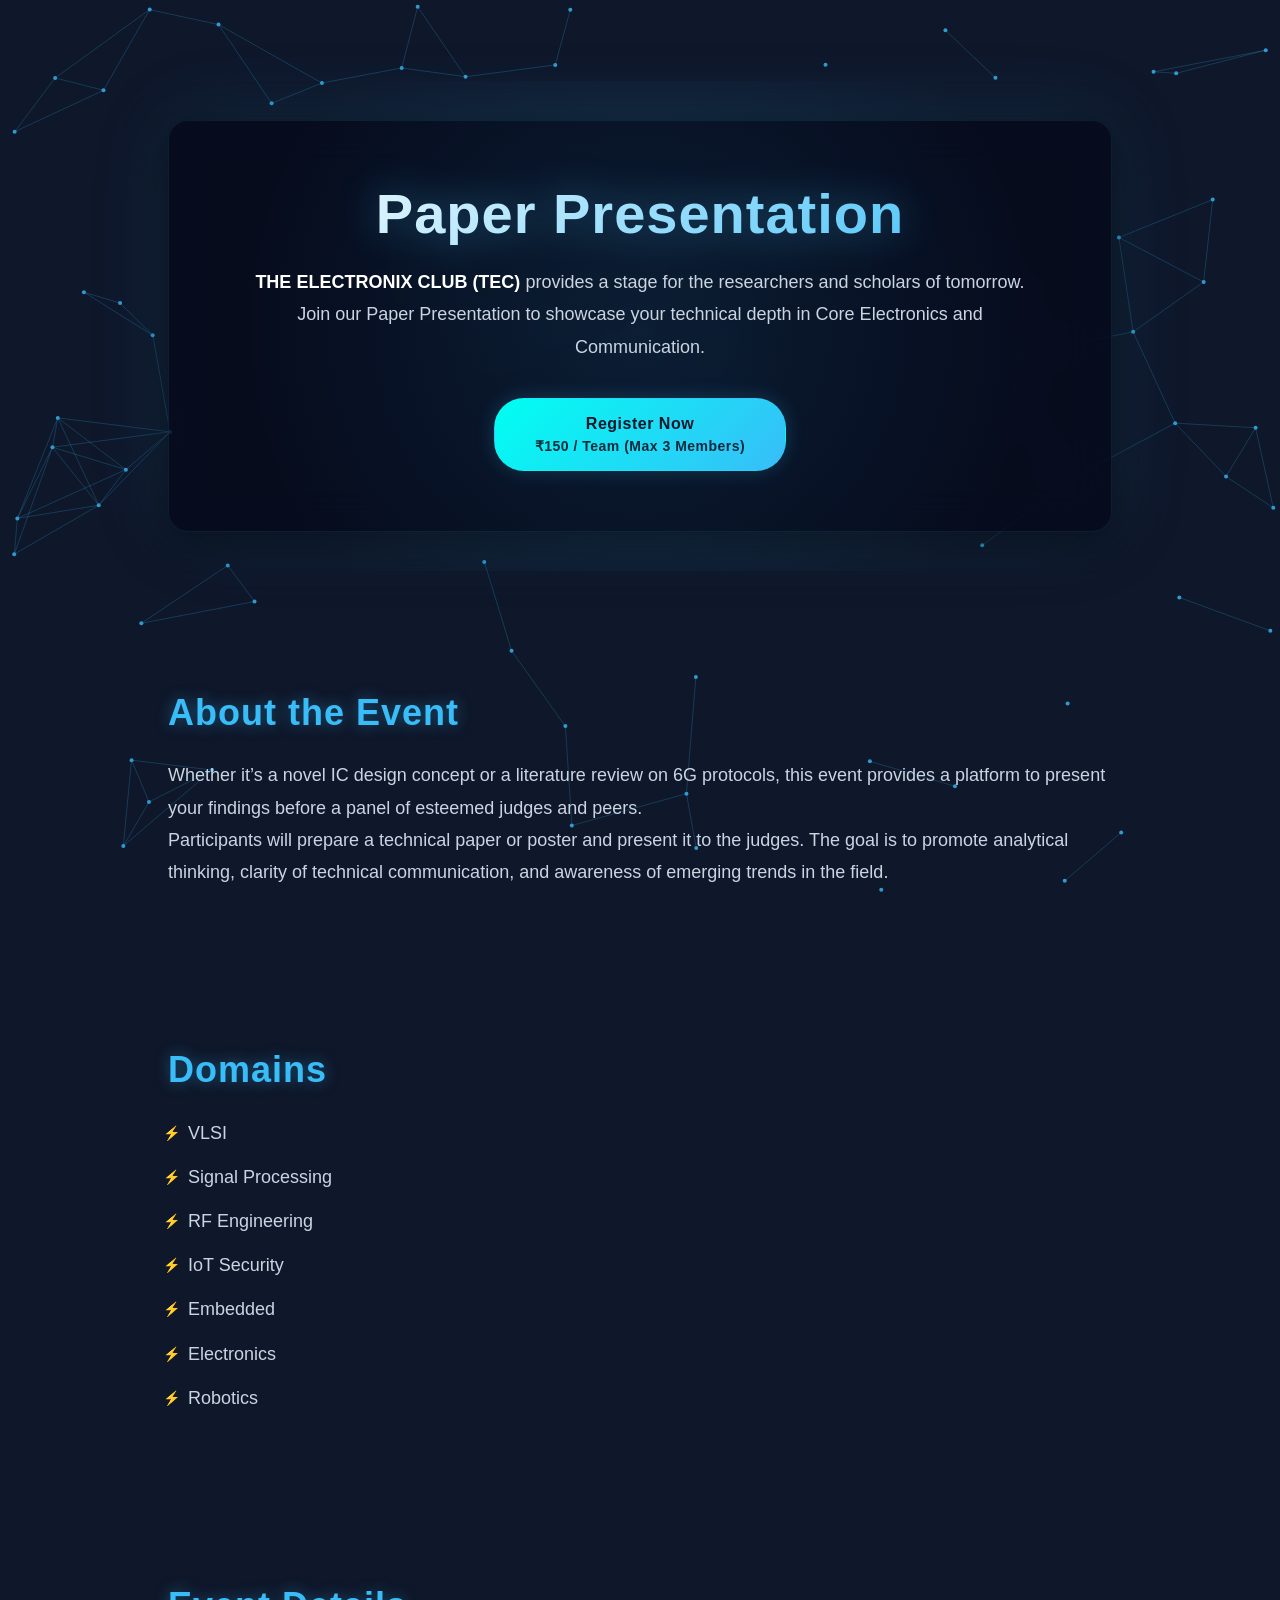
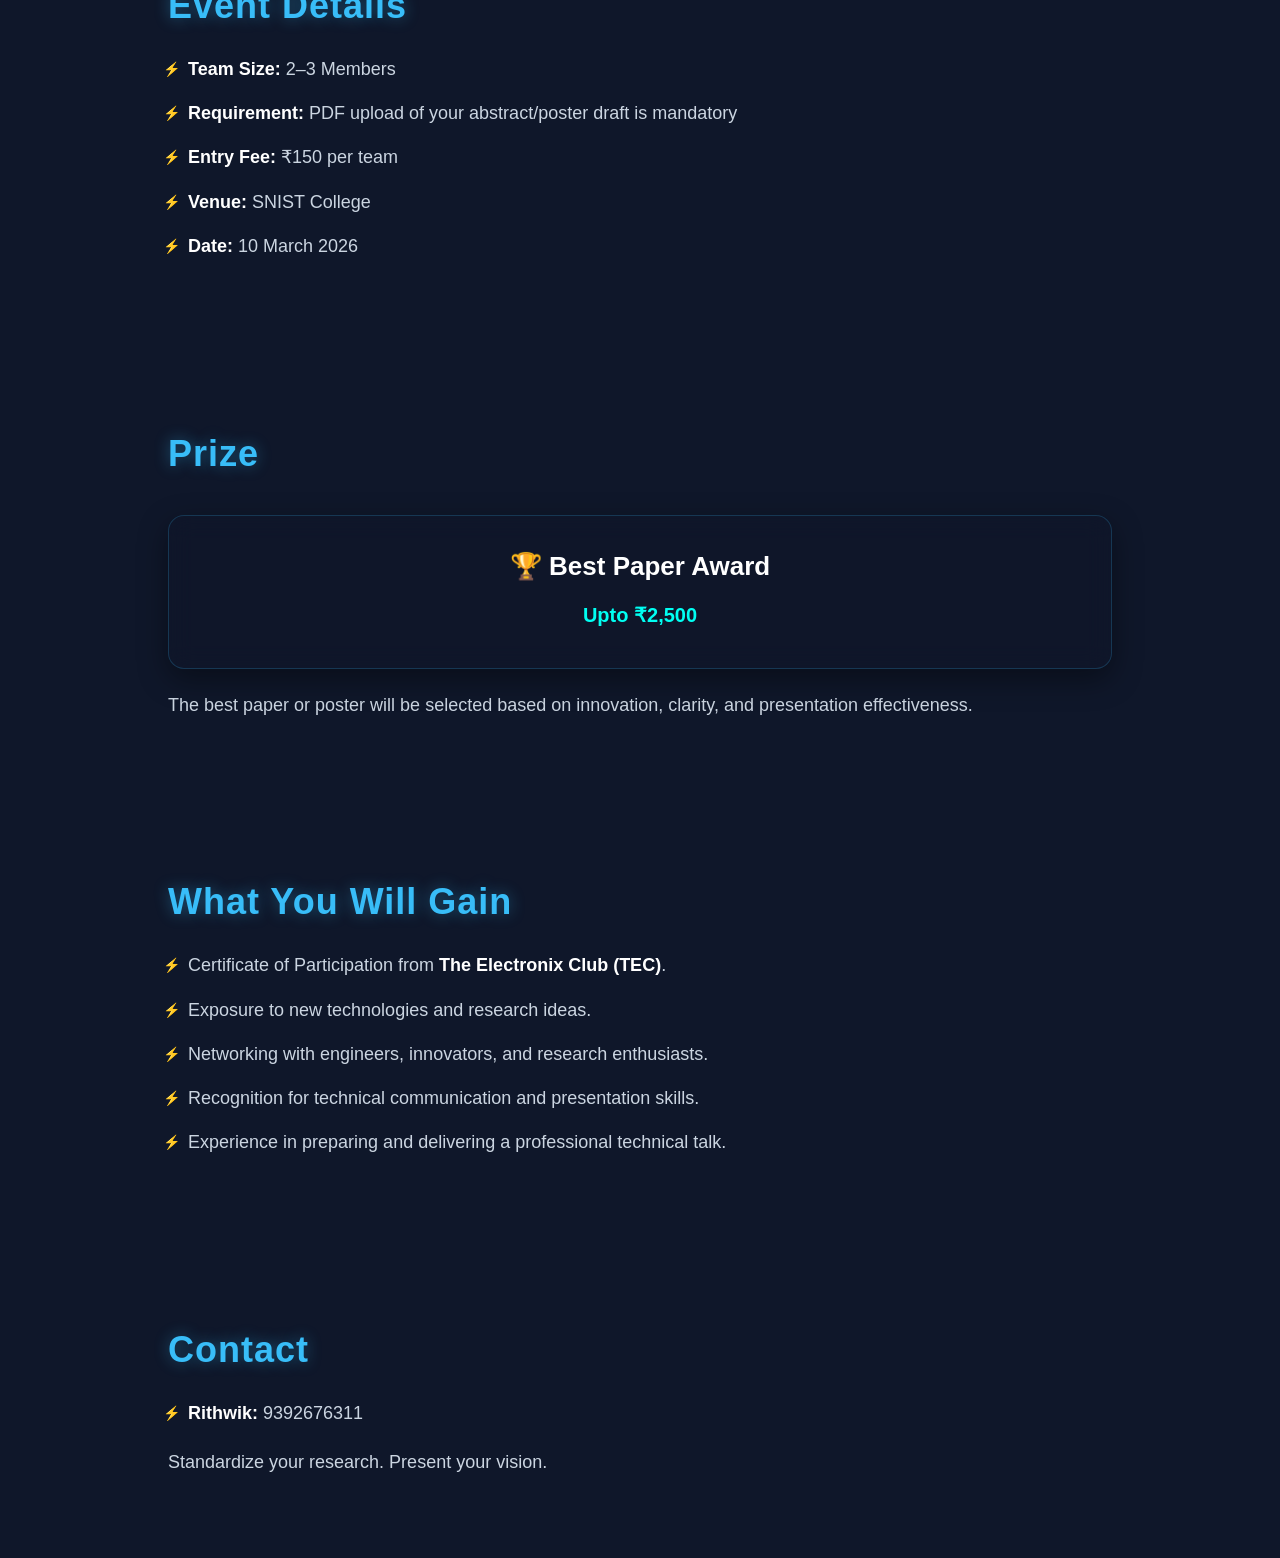
<file: paper.html>
<!DOCTYPE html>
<html lang="en">

<head>
  <meta charset="UTF-8">
  <meta name="viewport" content="width=device-width, initial-scale=1.0">
  <title>Paper Presentation | The Electronix Club</title>

  <style>
    :root {
      --cyan: #00fff2;
      --cyan-glow: rgba(0, 255, 242, 0.4);
      --cyan-subtle: rgba(0, 255, 242, 0.1);
      --blue: #38bdf8;
      --blue-glow: rgba(56, 189, 248, 0.4);
      --bg-dark: #0f172a;
      --glass-bg: rgba(15, 23, 42, 0.6);
      --glass-border: rgba(56, 189, 248, 0.2);
      --text-muted: #cbd5e1;
      --easing: cubic-bezier(0.25, 1, 0.5, 1);
    }

    * {
      margin: 0;
      padding: 0;
      box-sizing: border-box;
    }

    html {
      scroll-behavior: smooth;
    }

    body {
      font-family: 'Poppins', Arial, sans-serif;
      background: var(--bg-dark);
      color: white;
      overflow-x: hidden;
      -webkit-font-smoothing: antialiased;
      -moz-osx-font-smoothing: grayscale;
    }

    /* animated background */
    canvas {
      position: fixed;
      top: 0;
      left: 0;
      z-index: -1;
      opacity: 0.8;
    }

    /* sections */
    section {
      padding: 80px 10%;
      max-width: 1200px;
      margin: auto;
      position: relative;
    }

    h1,
    h2 {
      font-family: 'Orbitron', sans-serif;
      color: var(--blue);
      margin-bottom: 25px;
      text-shadow: 0 0 15px var(--blue-glow);
      letter-spacing: 1px;
    }

    h2 {
      font-size: 36px;
    }

    p {
      color: var(--text-muted);
      line-height: 1.8;
      font-size: 18px;
    }

    b,
    strong {
      color: #ffffff;
      font-weight: 600;
    }

    /* hero section */
    .hero {
      text-align: center;
      padding: 120px 10% 80px;
    }

    /* glowing hero box */
    .hero-box {
      background: rgba(2, 6, 23, 0.6);
      backdrop-filter: blur(20px);
      -webkit-backdrop-filter: blur(20px);
      padding: 60px 50px;
      border-radius: 20px;
      position: relative;
      border: 1px solid rgba(56, 189, 248, 0.1);
      box-shadow: 0 10px 40px rgba(0, 0, 0, 0.5), 0 0 80px rgba(56, 189, 248, 0.15);
      transition: all 0.5s var(--easing);
    }

    /* glow background */
    .hero-box::before {
      content: "";
      position: absolute;
      top: -40px;
      left: -40px;
      right: -40px;
      bottom: -40px;
      background: radial-gradient(circle at center, var(--blue) 0%, transparent 70%);
      opacity: 0.1;
      z-index: -1;
      pointer-events: none;
    }

    .hero h1 {
      font-size: 56px;
      margin-bottom: 20px;
      background: linear-gradient(135deg, #ffffff, var(--blue));
      -webkit-background-clip: text;
      background-clip: text;
      -webkit-text-fill-color: transparent;
      text-shadow: none;
      filter: drop-shadow(0 0 20px var(--blue-glow));
    }

    .hero p {
      margin-bottom: 35px;
      line-height: 1.8;
      max-width: 800px;
      margin-left: auto;
      margin-right: auto;
    }

    /* buttons */
    .button {
      background: linear-gradient(135deg, var(--cyan), var(--blue));
      padding: 16px 40px;
      border-radius: 30px;
      text-decoration: none;
      color: #0f172a;
      font-weight: 600;
      letter-spacing: 0.5px;
      display: inline-block;
      transition: all 0.4s var(--easing);
      text-align: center;
      cursor: pointer;
      box-shadow: 0 0 20px rgba(56, 189, 248, 0.2);
      border: 1px solid transparent;
    }

    .button .price {
      display: block;
      font-size: 14px;
      margin-top: 5px;
      font-weight: 700;
      opacity: 0.9;
    }

    .button:hover {
      transform: translateY(-3px) scale(1.02);
      box-shadow: 0 10px 30px rgba(56, 189, 248, 0.4), 0 0 60px rgba(0, 255, 242, 0.2);
    }

    /* cards */
    .card-container {
      display: flex;
      gap: 30px;
      flex-wrap: wrap;
      margin-top: 40px;
    }

    .card {
      background: var(--glass-bg);
      backdrop-filter: blur(12px);
      -webkit-backdrop-filter: blur(12px);
      border: 1px solid var(--glass-border);
      padding: 35px 40px;
      border-radius: 16px;
      flex: 1;
      min-width: 300px;
      box-shadow: 0 10px 30px rgba(0, 0, 0, 0.4);
      transition: all 0.5s var(--easing);
      text-align: center;
      position: relative;
      overflow: hidden;
    }

    .card::before {
      content: '';
      position: absolute;
      top: 0;
      left: 0;
      width: 100%;
      height: 100%;
      background: radial-gradient(circle at top, rgba(56, 189, 248, 0.1) 0%, transparent 60%);
      opacity: 0;
      transition: opacity 0.5s var(--easing);
    }

    .card:hover {
      transform: translateY(-8px);
      box-shadow: 0 20px 40px rgba(0, 0, 0, 0.5), 0 0 40px rgba(56, 189, 248, 0.15);
      border-color: rgba(56, 189, 248, 0.4);
    }

    .card:hover::before {
      opacity: 1;
    }

    .card h3 {
      font-family: 'Orbitron', sans-serif;
      margin-bottom: 15px;
      font-size: 26px;
      color: #ffffff;
      position: relative;
    }

    .card p {
      font-size: 20px;
      font-weight: 600;
      color: var(--cyan);
      position: relative;
    }

    /* lists */
    ul {
      margin-top: 20px;
      line-height: 1.9;
      padding-left: 20px;
      color: var(--text-muted);
      font-size: 18px;
    }

    ul li {
      margin-bottom: 10px;
      list-style-type: none;
      position: relative;
    }

    ul li::before {
      content: '⚡';
      position: absolute;
      left: -25px;
      color: var(--cyan);
      font-size: 14px;
      top: 4px;
    }

    /* responsive */
    @media (max-width:768px) {
      section {
        padding: 60px 8%;
      }

      .hero {
        padding: 100px 5% 60px;
      }

      .hero-box {
        padding: 40px 20px;
      }

      .hero h1 {
        font-size: 40px;
      }

      h2 {
        font-size: 30px;
      }

      .button {
        padding: 14px 30px;
        width: 100%;
      }

      .card {
        padding: 30px 20px;
      }

      .card h3 {
        font-size: 22px;
      }
    }
  </style>
</head>

<body>

  <canvas id="bg"></canvas>

  <!-- HERO -->
  <section class="hero">
    <div class="hero-box">
      <h1>Paper Presentation</h1>
      <p>
        <b>THE ELECTRONIX CLUB (TEC)</b> provides a stage for the researchers and scholars of tomorrow. Join our Paper
        Presentation to showcase your technical depth in Core Electronics and Communication.
      </p>
      <a class="button" href="https://forms.gle/6nhWf1yR2sR74vrM9" target="_blank">
        Register Now
        <span class="price">₹150 / Team (Max 3 Members)</span>
      </a>
    </div>
  </section>

  <!-- ABOUT -->
  <section>
    <h2>About the Event</h2>
    <p>
      Whether it’s a novel IC design concept or a literature review on 6G protocols, this event provides a platform to
      present your findings before a panel of esteemed judges and peers.
    </p>
    <p>
      Participants will prepare a technical paper or poster and present it to the judges. The goal is to promote
      analytical thinking, clarity of technical communication, and awareness of emerging trends in the field.
    </p>
  </section>

  <!-- DOMAINS -->
  <section>
    <h2>Domains</h2>
    <ul>
      <li>VLSI</li>
      <li>Signal Processing</li>
      <li>RF Engineering</li>
      <li>IoT Security</li>
       <li>Embedded</li>
       <li>Electronics</li>
       <li>Robotics</li>
    </ul>
  </section>

  <!-- EVENT DETAILS -->
  <section>
    <h2>Event Details</h2>
    <ul>
      <li><b>Team Size:</b> 2–3 Members</li>
      <li><b>Requirement:</b> PDF upload of your abstract/poster draft is mandatory</li>
      <li><b>Entry Fee:</b> ₹150 per team</li>
      <li><b>Venue:</b> SNIST College</li>
      <li><b>Date:</b> 10 March 2026</li>
    </ul>
  </section>

  <!-- PRIZE -->
  <section>
    <h2>Prize</h2>
    <div class="card-container">
      <div class="card">
        <h3>🏆 Best Paper Award</h3>
        <p>Upto ₹2,500</p>
      </div>
    </div>
    <p style="margin-top:20px;">
      The best paper or poster will be selected based on innovation, clarity, and presentation effectiveness.
    </p>
  </section>

  <!-- BENEFITS -->
  <section>
    <h2>What You Will Gain</h2>
    <ul>
      <li>Certificate of Participation from <b>The Electronix Club (TEC)</b>.</li>
      <li>Exposure to new technologies and research ideas.</li>
      <li>Networking with engineers, innovators, and research enthusiasts.</li>
      <li>Recognition for technical communication and presentation skills.</li>
      <li>Experience in preparing and delivering a professional technical talk.</li>
    </ul>
  </section>

  <!-- CONTACT -->
  <section>
    <h2>Contact</h2>
    <ul>
      <li><b>Rithwik:</b> 9392676311</li>
    </ul>
    <p style="margin-top:15px;">
      Standardize your research. Present your vision.
    </p>
  </section>

  <script>
    /* background animation */
    const canvas = document.getElementById("bg")
    const ctx = canvas.getContext("2d")
    canvas.width = window.innerWidth
    canvas.height = window.innerHeight
    let particles = []
    let particleCount = window.innerWidth < 768 ? 35 : 80

    for (let i = 0; i < particleCount; i++) {
      particles.push({
        x: Math.random() * canvas.width,
        y: Math.random() * canvas.height,
        vx: (Math.random() - 0.5) * 0.5,
        vy: (Math.random() - 0.5) * 0.5
      })
    }

    function animate() {
      ctx.clearRect(0, 0, canvas.width, canvas.height)
      particles.forEach(p => {
        p.x += p.vx
        p.y += p.vy
        if (p.x < 0 || p.x > canvas.width) p.vx *= -1
        if (p.y < 0 || p.y > canvas.height) p.vy *= -1
        ctx.beginPath()
        ctx.arc(p.x, p.y, 2, 0, Math.PI * 2)
        ctx.fillStyle = "#38bdf8"
        ctx.fill()
        particles.forEach(p2 => {
          let dist = Math.hypot(p.x - p2.x, p.y - p2.y)
          if (dist < 120) {
            ctx.beginPath()
            ctx.moveTo(p.x, p.y)
            ctx.lineTo(p2.x, p2.y)
            ctx.strokeStyle = "rgba(56,189,248,0.15)"
            ctx.stroke()
          }
        })
      })
      requestAnimationFrame(animate)
    }
    animate()

    /* Fix for double back-click issue */
    if (window.history && window.history.replaceState) {
      window.history.replaceState(null, null, window.location.href);
    }
  </script>
</body>

</html>
</file>
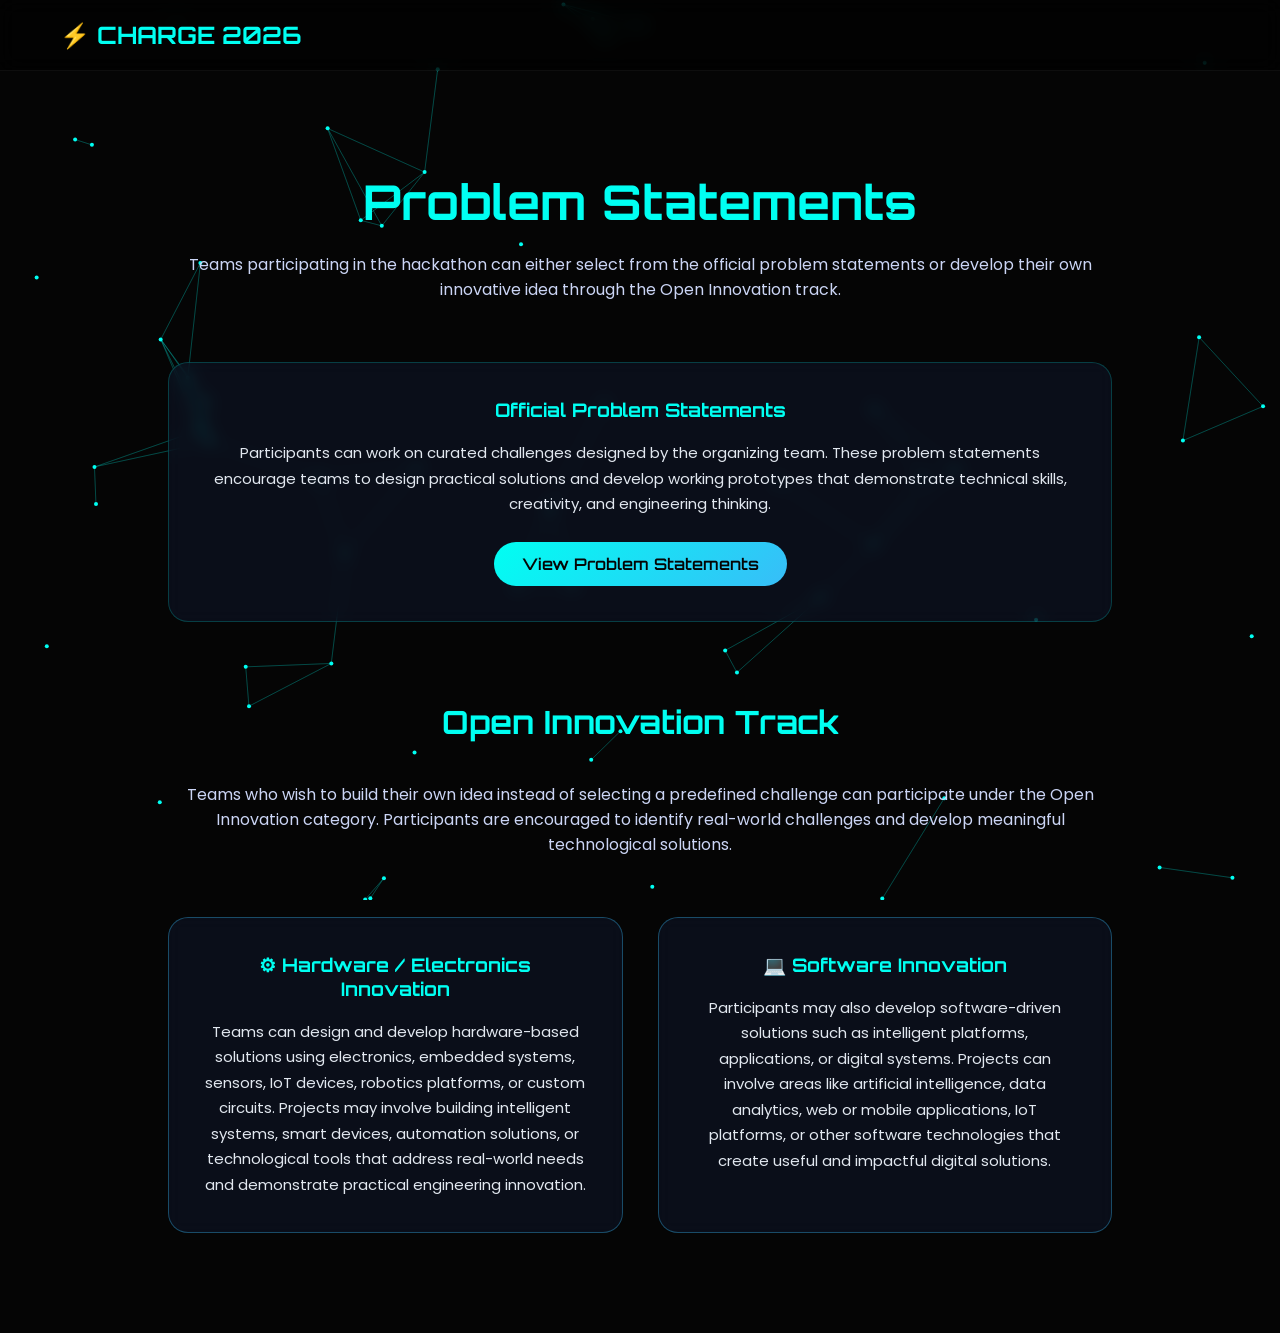
<file: problem-statements.html>
<!DOCTYPE html>
<html lang="en">

<head>

<meta charset="UTF-8">
<meta name="viewport" content="width=device-width, initial-scale=1.0">

<title>Problem Statements | CHARGE 2026</title>

<link href="https://fonts.googleapis.com/css2?family=Orbitron:wght@400;600&family=Poppins:wght@300;400;500&display=swap" rel="stylesheet">

<style>

*{
margin:0;
padding:0;
box-sizing:border-box;
}

body{
background:#050505;
color:white;
font-family:'Poppins',sans-serif;
overflow-x:hidden;
}

canvas{
position:fixed;
top:0;
left:0;
z-index:-1;
}

header{
display:flex;
justify-content:space-between;
align-items:center;
padding:20px 60px;
background:rgba(0,0,0,0.6);
backdrop-filter:blur(10px);
border-bottom:1px solid rgba(255,255,255,0.05);
}

header h2{
font-family:'Orbitron',sans-serif;
color:#00fff2;
}

section{
padding:100px 10%;
max-width:1200px;
margin:auto;
text-align:center;
}

h1{
font-family:'Orbitron',sans-serif;
font-size:48px;
margin-bottom:20px;
color:#00fff2;
}

.subtitle{
color:#cbd5f5;
margin-bottom:60px;
font-size:16px;
}

.container{
display:grid;
grid-template-columns:repeat(auto-fit,minmax(320px,1fr));
gap:35px;
}

.card{

background:rgba(15,23,42,0.55);
border:1px solid rgba(0,255,242,0.2);
border-radius:20px;
padding:35px;
backdrop-filter:blur(8px);
transition:0.35s;

}

.card:hover{
transform:translateY(-8px);
box-shadow:0 0 30px rgba(0,255,242,0.2);
}

.card h3{
font-family:'Orbitron',sans-serif;
margin-bottom:18px;
color:#00fff2;
}

.card p{
font-size:15px;
line-height:1.7;
color:#e2e8f0;
}

.btn{

display:inline-block;
margin-top:25px;
padding:12px 28px;
border-radius:30px;
background:linear-gradient(135deg,#00fff2,#38bdf8);
color:#050505;
text-decoration:none;
font-weight:600;
font-family:'Orbitron',sans-serif;

}

.btn:hover{
box-shadow:0 0 20px rgba(0,255,242,0.5);
}

.section-title{

font-family:'Orbitron',sans-serif;
font-size:32px;
margin-top:80px;
margin-bottom:40px;
color:#00fff2;

}

.highlight{
border:1px solid rgba(56,189,248,0.35);
}

</style>

</head>


<body>

<canvas id="bg"></canvas>

<header>
<h2>⚡ CHARGE 2026</h2>
</header>


<section>

<h1>Problem Statements</h1>

<p class="subtitle">
Teams participating in the hackathon can either select from the official problem statements or develop their own innovative idea through the Open Innovation track.
</p>


<div class="container">

<div class="card">

<h3>Official Problem Statements</h3>

<p>
Participants can work on curated challenges designed by the organizing team. These problem statements encourage teams to design practical solutions and develop working prototypes that demonstrate technical skills, creativity, and engineering thinking.
</p>

<a href="problem_statements.pdf" target="_blank" class="btn">
View Problem Statements
</a>

</div>

</div>


<h2 class="section-title">Open Innovation Track</h2>

<p class="subtitle">
Teams who wish to build their own idea instead of selecting a predefined challenge can participate under the Open Innovation category. Participants are encouraged to identify real-world challenges and develop meaningful technological solutions.
</p>


<div class="container">

<div class="card highlight">

<h3>⚙ Hardware / Electronics Innovation</h3>

<p>
Teams can design and develop hardware-based solutions using electronics, embedded systems, sensors, IoT devices, robotics platforms, or custom circuits. Projects may involve building intelligent systems, smart devices, automation solutions, or technological tools that address real-world needs and demonstrate practical engineering innovation.
</p>

</div>


<div class="card highlight">

<h3>💻 Software Innovation</h3>

<p>
Participants may also develop software-driven solutions such as intelligent platforms, applications, or digital systems. Projects can involve areas like artificial intelligence, data analytics, web or mobile applications, IoT platforms, or other software technologies that create useful and impactful digital solutions.
</p>

</div>


</div>

</section>



<script>

const canvas = document.getElementById("bg")
const ctx = canvas.getContext("2d")

canvas.width = window.innerWidth
canvas.height = window.innerHeight

let particles = []

for(let i=0;i<60;i++){

particles.push({

x:Math.random()*canvas.width,
y:Math.random()*canvas.height,
vx:(Math.random()-0.5)*0.5,
vy:(Math.random()-0.5)*0.5

})

}

function animate(){

ctx.clearRect(0,0,canvas.width,canvas.height)

particles.forEach(p=>{

p.x += p.vx
p.y += p.vy

if(p.x<0 || p.x>canvas.width) p.vx *= -1
if(p.y<0 || p.y>canvas.height) p.vy *= -1

ctx.beginPath()
ctx.arc(p.x,p.y,2,0,Math.PI*2)
ctx.fillStyle="#00fff2"
ctx.fill()

particles.forEach(q=>{

let dist = Math.hypot(p.x-q.x,p.y-q.y)

if(dist<120){

ctx.beginPath()
ctx.moveTo(p.x,p.y)
ctx.lineTo(q.x,q.y)
ctx.strokeStyle="rgba(0,255,242,0.15)"
ctx.stroke()

}

})

})

requestAnimationFrame(animate)

}

animate()

</script>

</body>
</html>
</file>
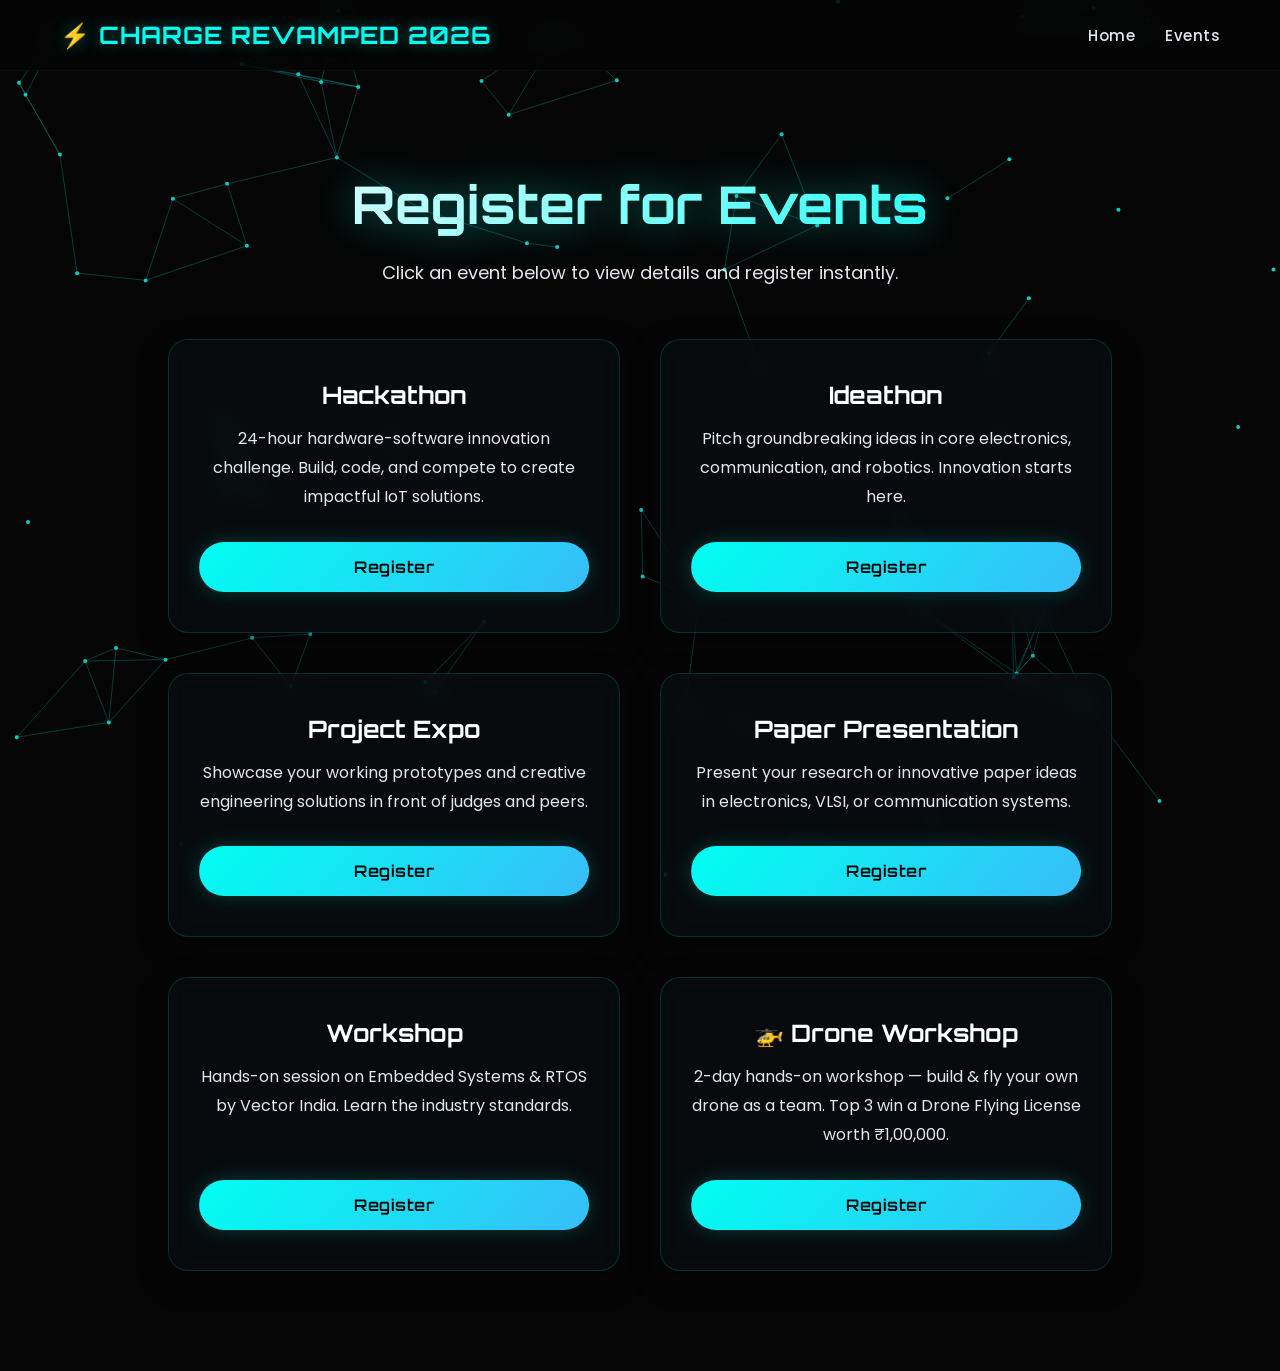
<file: register.html>
<!DOCTYPE html>
<html lang="en">

<head>
  <meta charset="UTF-8">
  <meta name="viewport" content="width=device-width, initial-scale=1.0">
  <title>Register | CHARGE Revamped 2026</title>

  <link
    href="https://fonts.googleapis.com/css2?family=Orbitron:wght@400;700&family=Poppins:wght@300;400;500&display=swap"
    rel="stylesheet">

  <style>
    :root {
      --cyan: #00fff2;
      --cyan-glow: rgba(0, 255, 242, 0.4);
      --cyan-subtle: rgba(0, 255, 242, 0.1);
      --blue: #38bdf8;
      --blue-glow: rgba(56, 189, 248, 0.4);
      --bg-dark: #050505;
      --glass-bg: rgba(10, 15, 20, 0.6);
      --glass-border: rgba(0, 255, 242, 0.15);
      --text-muted: #e2e8f0;
      --easing: cubic-bezier(0.25, 1, 0.5, 1);
    }

    * { margin: 0; padding: 0; box-sizing: border-box; }
    html { scroll-behavior: smooth; }

    body {
      background: var(--bg-dark);
      color: white;
      font-family: 'Poppins', sans-serif;
      overflow-x: hidden;
      -webkit-font-smoothing: antialiased;
    }

    canvas { position: fixed; top: 0; left: 0; z-index: -1; opacity: 0.8; }

    header {
      display: flex;
      justify-content: space-between;
      align-items: center;
      padding: 20px 60px;
      background: rgba(5, 5, 5, 0.7);
      backdrop-filter: blur(16px);
      border-bottom: 1px solid rgba(255, 255, 255, 0.03);
      flex-wrap: wrap;
      position: sticky;
      top: 0;
      z-index: 100;
    }

    header h2 {
      font-family: 'Orbitron', sans-serif;
      color: var(--cyan);
      white-space: nowrap;
      font-size: 24px;
      letter-spacing: 1px;
      text-shadow: 0 0 15px var(--cyan-glow);
    }

    nav { display: flex; gap: 30px; }

    nav a {
      text-decoration: none;
      color: var(--text-muted);
      font-size: 15px;
      font-weight: 500;
      letter-spacing: 0.5px;
      transition: color 0.3s var(--easing);
      position: relative;
    }

    nav a::after {
      content: '';
      position: absolute;
      width: 0%;
      height: 2px;
      bottom: -6px;
      left: 50%;
      transform: translateX(-50%);
      background: var(--cyan);
      transition: width 0.3s var(--easing);
      box-shadow: 0 0 10px var(--cyan);
    }

    nav a:hover { color: #ffffff; }
    nav a:hover::after { width: 100%; }

    section {
      padding: 100px 10%;
      text-align: center;
      max-width: 1200px;
      margin: auto;
      position: relative;
    }

    h1 {
      font-size: 52px;
      font-family: 'Orbitron', sans-serif;
      margin-bottom: 20px;
      background: linear-gradient(135deg, #ffffff, var(--cyan));
      -webkit-background-clip: text;
      background-clip: text;
      -webkit-text-fill-color: transparent;
      filter: drop-shadow(0 0 20px var(--cyan-glow));
    }

    p.subtitle {
      color: var(--text-muted);
      margin-bottom: 50px;
      font-size: 18px;
      line-height: 1.8;
    }

    .event-grid {
      display: grid;
      grid-template-columns: repeat(auto-fit, minmax(300px, 1fr));
      gap: 40px;
      width: 100%;
      justify-content: center;
      align-items: stretch;
    }

    .event-card {
      background: var(--glass-bg);
      backdrop-filter: blur(12px);
      border: 1px solid var(--glass-border);
      border-radius: 20px;
      padding: 40px 30px;
      text-align: center;
      position: relative;
      box-shadow: 0 10px 30px rgba(0, 0, 0, 0.4);
      transition: all 0.5s var(--easing);
      display: flex;
      flex-direction: column;
      overflow: hidden;
    }

    .event-card::before {
      content: "";
      position: absolute;
      top: 0; left: 0;
      width: 100%; height: 100%;
      background: radial-gradient(circle at top, rgba(0, 255, 242, 0.1) 0%, transparent 60%);
      opacity: 0;
      transition: opacity 0.5s var(--easing);
      pointer-events: none;
    }

    .event-card:hover {
      transform: translateY(-8px);
      box-shadow: 0 20px 40px rgba(0,0,0,0.5), 0 0 40px rgba(0,255,242,0.15);
      border-color: rgba(0,255,242,0.4);
    }

    .event-card:hover::before { opacity: 1; }

    .event-card h3 {
      font-family: 'Orbitron', sans-serif;
      color: #ffffff;
      margin-bottom: 15px;
      font-size: 24px;
      position: relative;
      z-index: 1;
    }

    .event-card p {
      font-size: 16px;
      color: var(--text-muted);
      line-height: 1.8;
      margin-bottom: 30px;
      flex-grow: 1;
      position: relative;
      z-index: 1;
    }

    .new-badge {
      display: inline-block;
      background: rgba(0, 255, 242, 0.1);
      border: 1px solid rgba(0, 255, 242, 0.3);
      color: var(--cyan);
      font-size: 12px;
      padding: 4px 12px;
      border-radius: 20px;
      margin-bottom: 15px;
      letter-spacing: 1.5px;
      font-family: 'Orbitron', sans-serif;
      font-weight: 600;
      box-shadow: 0 0 15px rgba(0,255,242,0.1);
      position: relative;
      z-index: 1;
    }

    .btn {
      background: linear-gradient(135deg, var(--cyan), var(--blue));
      color: #050505;
      padding: 14px 35px;
      border-radius: 30px;
      text-decoration: none;
      font-weight: 600;
      letter-spacing: 0.5px;
      transition: all 0.4s var(--easing);
      display: inline-block;
      cursor: pointer;
      font-family: 'Orbitron', sans-serif;
      border: 1px solid transparent;
      box-shadow: 0 0 20px rgba(0,255,242,0.2);
      position: relative;
      z-index: 1;
    }

    .btn:hover {
      transform: translateY(-3px) scale(1.02);
      box-shadow: 0 10px 30px rgba(0,255,242,0.4), 0 0 60px rgba(56,189,248,0.2);
    }

    /* Modal */
    .modal {
      display: none;
      position: fixed;
      z-index: 1000;
      left: 0; top: 0;
      width: 100%; height: 100%;
      background: rgba(2, 6, 23, 0.8);
      backdrop-filter: blur(10px);
      padding: 20px;
      overflow-y: auto;
    }

    .modal-content {
      background: var(--glass-bg);
      margin: 6% auto;
      padding: 40px 35px;
      border: 1px solid var(--glass-border);
      width: 100%;
      max-width: 520px;
      border-radius: 24px;
      text-align: center;
      box-shadow: 0 20px 60px rgba(0,0,0,0.8), 0 0 60px rgba(0,255,242,0.15);
      position: relative;
      animation: modalFadeIn 0.4s var(--easing) forwards;
    }

    @keyframes modalFadeIn {
      from { transform: translateY(20px); opacity: 0; }
      to   { transform: translateY(0);    opacity: 1; }
    }

    .close {
      color: var(--text-muted);
      position: absolute;
      right: 25px; top: 20px;
      font-size: 32px;
      cursor: pointer;
      transition: color 0.3s var(--easing);
      line-height: 1;
    }

    .close:hover { color: var(--cyan); text-shadow: 0 0 10px var(--cyan-glow); }

    .modal h2 {
      color: #ffffff;
      font-family: 'Orbitron', sans-serif;
      margin-bottom: 12px;
      font-size: 28px;
      text-shadow: 0 0 15px var(--cyan-glow);
    }

    .modal p {
      color: var(--text-muted);
      font-size: 15px;
      line-height: 1.7;
      margin-bottom: 20px;
    }

    .modal ul {
      text-align: left;
      color: var(--text-muted);
      font-size: 15px;
      line-height: 1.8;
      padding-left: 20px;
      margin-bottom: 20px;
    }

    .modal ul li {
      margin-bottom: 6px;
      list-style-type: none;
      position: relative;
    }

    .modal ul li::before {
      content: '⚡';
      position: absolute;
      left: -25px;
      color: var(--cyan);
      font-size: 13px;
      top: 4px;
    }

    .modal ul li b { color: #ffffff; font-weight: 600; }

    .reward-box {
      background: radial-gradient(ellipse at center, rgba(0,255,242,0.08) 0%, transparent 80%);
      border: 1px solid rgba(0,255,242,0.3);
      border-radius: 14px;
      padding: 14px 20px;
      margin-bottom: 24px;
      font-size: 15px;
      color: var(--text-muted);
      line-height: 1.7;
    }

    .reward-box span { color: var(--cyan); font-weight: 600; }

    @media(max-width:768px) {
      header { padding: 15px 20px; }
      header h2 { font-size: 20px; }
      nav { display: none; }
      section { padding: 60px 8%; }
      h1 { font-size: 40px; }
      .event-card { padding: 30px 20px; }
      .modal-content { padding: 30px 20px; margin: 10% auto; }
      .modal h2 { font-size: 22px; }
    }
  </style>
</head>

<body>
  <canvas id="bg"></canvas>

  <header>
    <h2>⚡ CHARGE REVAMPED 2026</h2>
    <nav>
      <a href="index.html">Home</a>
      <a href="#events">Events</a>
    </nav>
  </header>

  <section id="events">
    <h1>Register for Events</h1>
    <p class="subtitle">Click an event below to view details and register instantly.</p>

    <div class="event-grid">

      <div class="event-card">
        <h3>Hackathon</h3>
        <p>24-hour hardware-software innovation challenge. Build, code, and compete to create impactful IoT solutions.</p>
        <a class="btn" onclick="openModal('hackathon')">Register</a>
      </div>

      <div class="event-card">
        <h3>Ideathon</h3>
        <p>Pitch groundbreaking ideas in core electronics, communication, and robotics. Innovation starts here.</p>
        <a class="btn" onclick="openModal('ideathon')">Register</a>
      </div>

      <div class="event-card">
        <h3>Project Expo</h3>
        <p>Showcase your working prototypes and creative engineering solutions in front of judges and peers.</p>
        <a class="btn" onclick="openModal('expo')">Register</a>
      </div>

      <div class="event-card">
        <h3>Paper Presentation</h3>
        <p>Present your research or innovative paper ideas in electronics, VLSI, or communication systems.</p>
        <a class="btn" onclick="openModal('paper')">Register</a>
      </div>

      <div class="event-card">
        <h3>Workshop</h3>
        <p>Hands-on session on Embedded Systems & RTOS by Vector India. Learn the industry standards.</p>
        <a class="btn" onclick="openModal('workshop')">Register</a>
      </div>

      <div class="event-card">
       
        <h3>🚁 Drone Workshop</h3>
        <p>2-day hands-on workshop — build & fly your own drone as a team. Top 3 win a Drone Flying License worth ₹1,00,000.</p>
        <a class="btn" onclick="openModal('drone')">Register</a>
      </div>

    </div>
  </section>

  <!-- MODALS -->

  <div id="hackathon" class="modal">
    <div class="modal-content">
      <span class="close" onclick="closeModal('hackathon')">&times;</span>
      <h2>Hackathon</h2>
      <p>Team up (2–4 members) and compete in a 24-hour electronics and IoT-based innovation sprint at CHARGE 2026.</p>
      <a href="https://forms.gle/KudKg7R4L49LMuMaA" target="_blank" class="btn">Register Now</a>
    </div>
  </div>

  <div id="ideathon" class="modal">
    <div class="modal-content">
      <span class="close" onclick="closeModal('ideathon')">&times;</span>
      <h2>Ideathon</h2>
      <p>Have a breakthrough idea? Present your theoretical innovation in electronics, communication, or robotics.</p>
      <a href="https://forms.gle/zHn1Ngt6ZDVEKmUq9" target="_blank" class="btn">Register Now</a>
    </div>
  </div>

  <div id="expo" class="modal">
    <div class="modal-content">
      <span class="close" onclick="closeModal('expo')">&times;</span>
      <h2>Project Expo</h2>
      <p>Display your engineering prototypes, hardware models, or creative projects to judges and industry mentors.</p>
      <a href="https://forms.gle/618mES5TZSkfoFqE9" target="_blank" class="btn">Register Now</a>
    </div>
  </div>

  <div id="paper" class="modal">
    <div class="modal-content">
      <span class="close" onclick="closeModal('paper')">&times;</span>
      <h2>Paper & Poster Presentation</h2>
      <p>Showcase your research and technical depth. Present innovative papers and posters in core ECE domains.</p>
      <a href="https://forms.gle/6nhWf1yR2sR74vrM9" target="_blank" class="btn">Register Now</a>
    </div>
  </div>

  <div id="workshop" class="modal">
    <div class="modal-content">
      <span class="close" onclick="closeModal('workshop')">&times;</span>
      <h2>Embedded Systems & RTOS Workshop</h2>
      <p>Join a one-day workshop by Vector India to learn RTOS fundamentals and embedded protocols (CAN, LIN).</p>
      <a href="https://forms.gle/Pnr6RusgWbXwaG419" target="_blank" class="btn">Register Now</a>
    </div>
  </div>

  <div id="drone" class="modal">
    <div class="modal-content">
      <span class="close" onclick="closeModal('drone')">&times;</span>
      <h2>🚁 Drone Workshop</h2>
      <p>2-day hands-on workshop — build & fly your own drone as a team.</p>
      <ul>
        <li><b>Date:</b> 10th & 11th March 2026</li>
        <li><b>Team Size:</b> 3–5 Members</li>
        <li><b>Fee:</b> ₹1500 per team (kit included)</li>
        <li><b>Eligibility:</b> All colleges welcome</li>
      </ul>
      <div class="reward-box">
        🏆 <span>Top 3 teams</span> win a <span>Drone Flying License worth ₹1,00,000</span>
      </div>
      <a href="https://forms.gle/NT3kHmpAyUHrafbm9" target="_blank" class="btn">Register Now</a>
    </div>
  </div>

  <script>
    const canvas = document.getElementById("bg"), ctx = canvas.getContext("2d");
    canvas.width = innerWidth; canvas.height = innerHeight;
    let particles = [], count = innerWidth < 600 ? 30 : innerWidth < 1024 ? 50 : 80;
    for (let i = 0; i < count; i++) { particles.push({ x: Math.random() * innerWidth, y: Math.random() * innerHeight, vx: (Math.random() - .5) * .5, vy: (Math.random() - .5) * .5 }); }
    function animate() {
      ctx.clearRect(0, 0, innerWidth, innerHeight);
      particles.forEach(p => {
        p.x += p.vx; p.y += p.vy;
        if (p.x < 0 || p.x > innerWidth) p.vx *= -1; if (p.y < 0 || p.y > innerHeight) p.vy *= -1;
        ctx.beginPath(); ctx.arc(p.x, p.y, 2, 0, 2 * Math.PI); ctx.fillStyle = "#00fff2"; ctx.fill();
        particles.forEach(q => {
          let d = Math.hypot(p.x - q.x, p.y - q.y);
          if (d < 120) { ctx.beginPath(); ctx.moveTo(p.x, p.y); ctx.lineTo(q.x, q.y); ctx.strokeStyle = "rgba(0,255,242,0.15)"; ctx.stroke(); }
        });
      });
      requestAnimationFrame(animate);
    }
    animate();

    function openModal(id) { document.getElementById(id).style.display = "block"; }
    function closeModal(id) { document.getElementById(id).style.display = "none"; }
    window.onclick = function(e) { document.querySelectorAll('.modal').forEach(m => { if (e.target == m) m.style.display = 'none'; }); }

    if (window.history && window.history.replaceState) {
      window.history.replaceState(null, null, window.location.href);
    }
  </script>

</body>
</html>
</file>
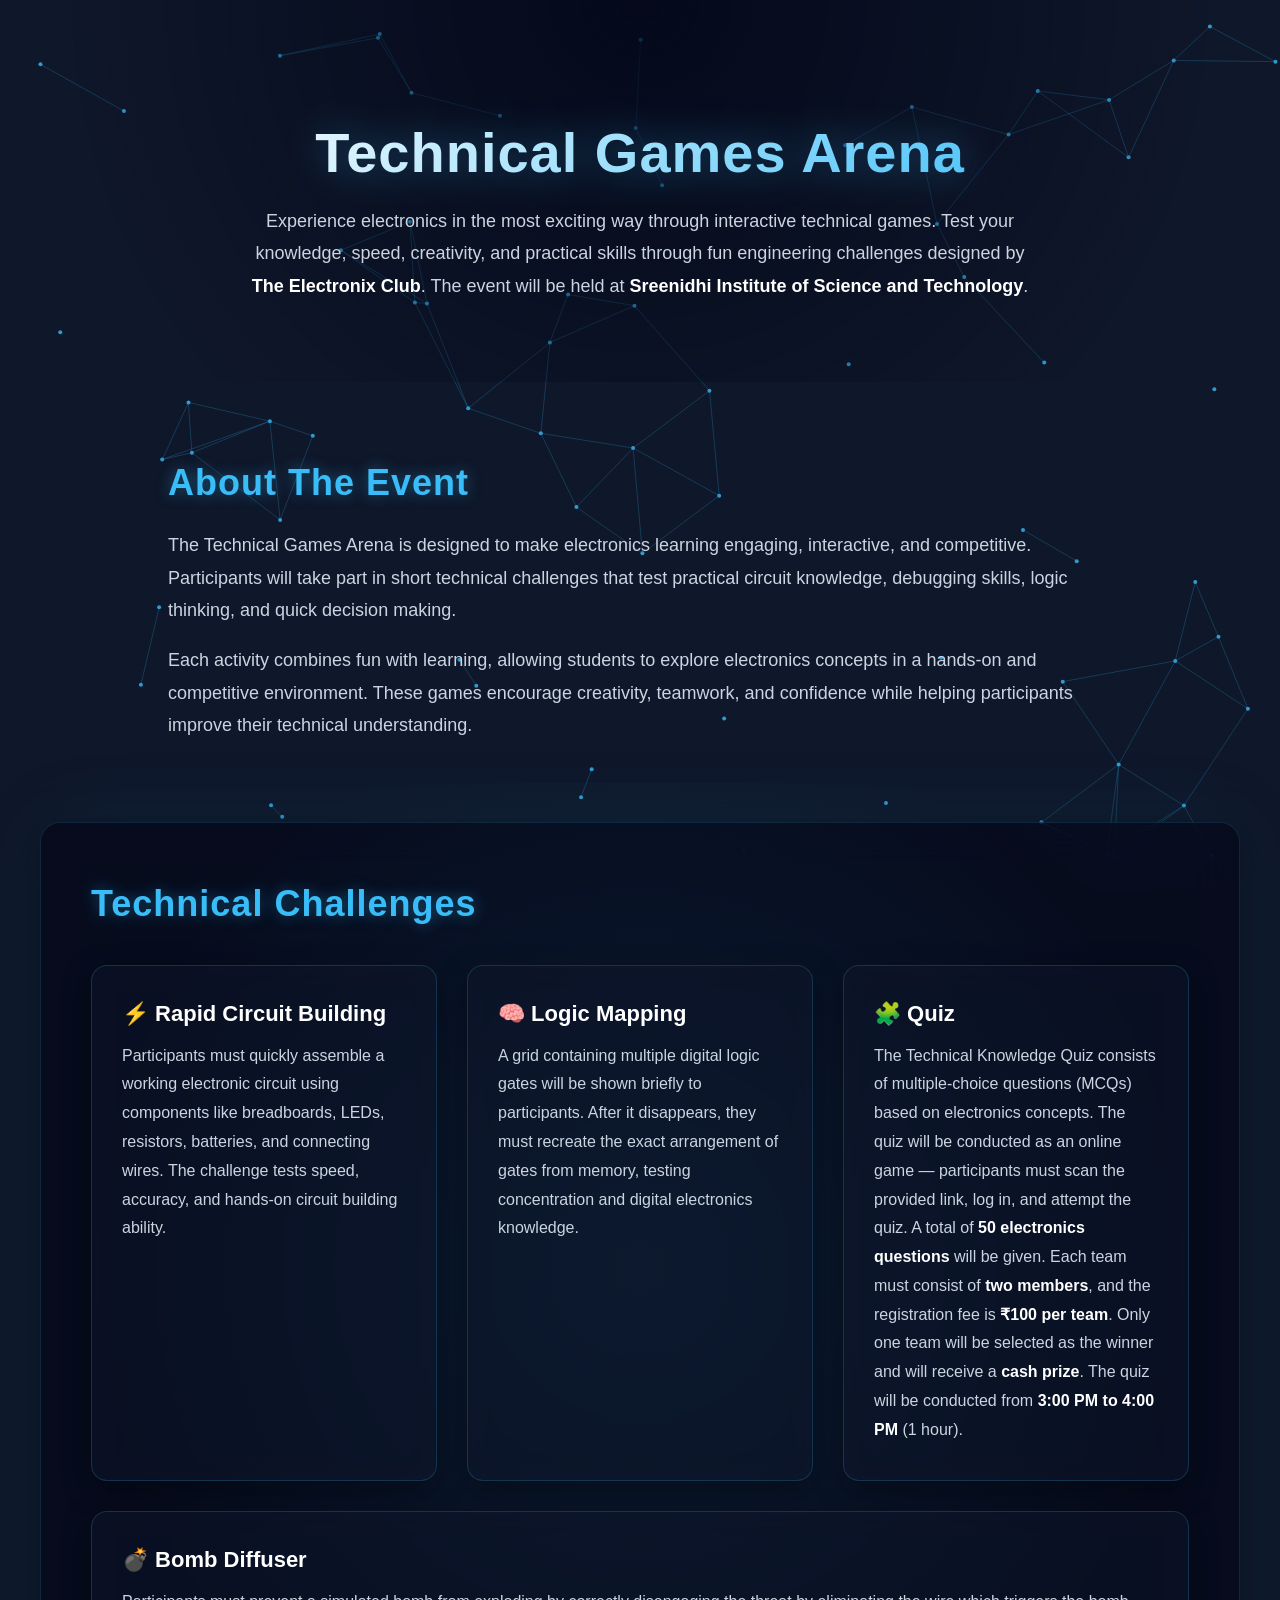
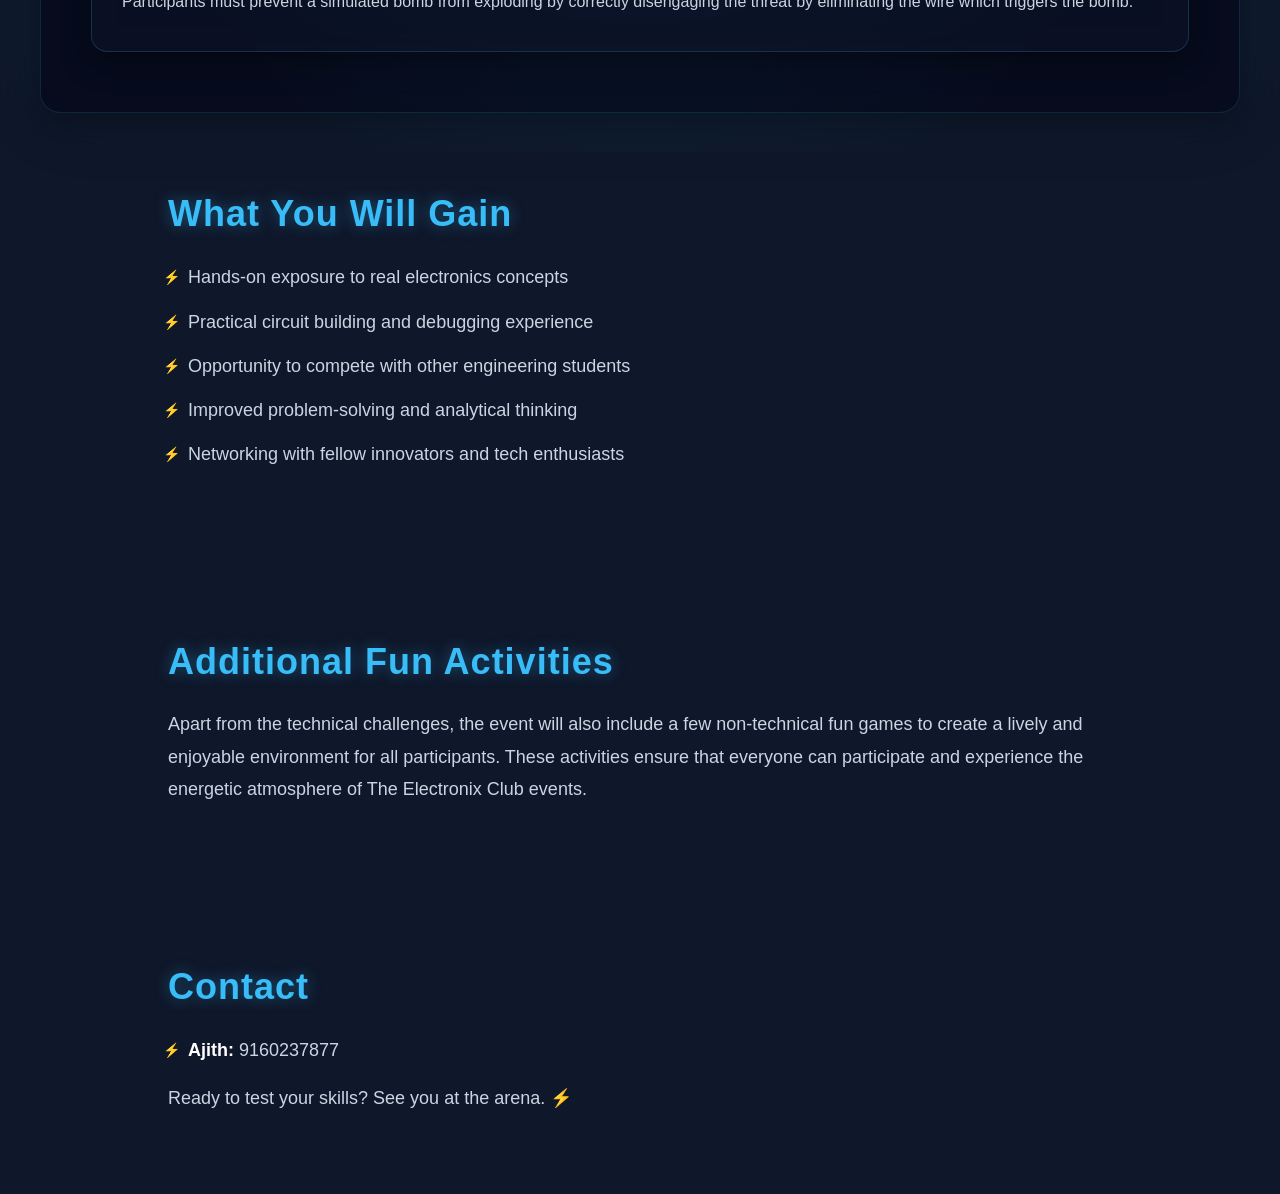
<file: technical-games.html>
<!DOCTYPE html>
<html lang="en">

<head>
  <meta charset="UTF-8">
  <meta name="viewport" content="width=device-width, initial-scale=1.0">
  <title>Technical Games | The Electronix Club</title>

  <style>
    :root {
      --cyan: #00fff2;
      --cyan-glow: rgba(0, 255, 242, 0.4);
      --cyan-subtle: rgba(0, 255, 242, 0.1);
      --blue: #38bdf8;
      --blue-glow: rgba(56, 189, 248, 0.4);
      --bg-dark: #0f172a;
      --glass-bg: rgba(15, 23, 42, 0.6);
      --glass-border: rgba(56, 189, 248, 0.2);
      --text-muted: #cbd5e1;
      --easing: cubic-bezier(0.25, 1, 0.5, 1);
    }

    * {
      margin: 0;
      padding: 0;
      box-sizing: border-box;
    }

    html {
      scroll-behavior: smooth;
    }

    body {
      font-family: 'Poppins', Arial, sans-serif;
      background: var(--bg-dark);
      color: white;
      overflow-x: hidden;
      -webkit-font-smoothing: antialiased;
      -moz-osx-font-smoothing: grayscale;
    }

    /* animated background */
    canvas {
      position: fixed;
      top: 0;
      left: 0;
      z-index: -1;
      opacity: 0.8;
    }

    /* sections */
    section {
      padding: 80px 10%;
      max-width: 1200px;
      margin: auto;
      position: relative;
    }

    h1,
    h2 {
      font-family: 'Orbitron', sans-serif;
      color: var(--blue);
      margin-bottom: 25px;
      text-shadow: 0 0 15px var(--blue-glow);
      letter-spacing: 1px;
    }

    h2 {
      font-size: 36px;
    }

    p {
      color: var(--text-muted);
      line-height: 1.8;
      font-size: 18px;
    }

    b,
    strong {
      color: #ffffff;
      font-weight: 600;
    }

    /* hero section */
    .hero {
      text-align: center;
      padding: 120px 10% 80px;
      background: radial-gradient(circle at top, rgba(2, 6, 23, 0.8) 0%, transparent 80%);
    }

    .hero h1 {
      font-size: 56px;
      margin-bottom: 20px;
      background: linear-gradient(135deg, #ffffff, var(--blue));
      -webkit-background-clip: text;
      background-clip: text;
      -webkit-text-fill-color: transparent;
      text-shadow: none;
      filter: drop-shadow(0 0 20px var(--blue-glow));
    }

    .hero p {
      max-width: 800px;
      margin: auto;
      font-size: 18px;
    }

    /* cards */
    .card-container {
      display: flex;
      gap: 30px;
      flex-wrap: wrap;
      margin-top: 40px;
    }

    .card {
      background: var(--glass-bg);
      backdrop-filter: blur(12px);
      -webkit-backdrop-filter: blur(12px);
      border: 1px solid var(--glass-border);
      padding: 35px 30px;
      border-radius: 16px;
      flex: 1;
      min-width: 280px;
      box-shadow: 0 10px 30px rgba(0, 0, 0, 0.4);
      transition: all 0.5s var(--easing);
      position: relative;
      overflow: hidden;
    }

    .card::before {
      content: '';
      position: absolute;
      top: 0;
      left: 0;
      width: 100%;
      height: 100%;
      background: radial-gradient(circle at top, rgba(56, 189, 248, 0.1) 0%, transparent 60%);
      opacity: 0;
      transition: opacity 0.5s var(--easing);
    }

    .card:hover {
      transform: translateY(-8px);
      box-shadow: 0 20px 40px rgba(0, 0, 0, 0.5), 0 0 40px rgba(56, 189, 248, 0.15);
      border-color: rgba(56, 189, 248, 0.4);
    }

    .card:hover::before {
      opacity: 1;
    }

    .card h3 {
      font-family: 'Orbitron', sans-serif;
      color: #ffffff;
      margin-bottom: 15px;
      font-size: 22px;
      position: relative;
    }

    .card p {
      font-size: 16px;
      position: relative;
    }

    /* glow section */
    .glow-box {
      background: rgba(2, 6, 23, 0.6);
      backdrop-filter: blur(20px);
      -webkit-backdrop-filter: blur(20px);
      border-radius: 20px;
      padding: 60px 50px;
      border: 1px solid rgba(56, 189, 248, 0.15);
      box-shadow: 0 10px 40px rgba(0, 0, 0, 0.5), 0 0 80px rgba(56, 189, 248, 0.1);
      position: relative;
    }

    .glow-box::before {
      content: "";
      position: absolute;
      top: -40px;
      left: -40px;
      right: -40px;
      bottom: -40px;
      background: radial-gradient(circle at center, var(--blue) 0%, transparent 70%);
      opacity: 0.1;
      z-index: -1;
      pointer-events: none;
    }

    /* list */
    ul {
      margin-top: 20px;
      line-height: 1.9;
      padding-left: 20px;
      color: var(--text-muted);
      font-size: 18px;
    }

    ul li {
      margin-bottom: 10px;
      list-style-type: none;
      position: relative;
    }

    ul li::before {
      content: '⚡';
      position: absolute;
      left: -25px;
      color: var(--cyan);
      font-size: 14px;
      top: 4px;
    }

    /* mobile */
    @media(max-width:768px) {
      .hero h1 {
        font-size: 40px;
      }

      .hero {
        padding: 100px 5% 60px;
      }

      section {
        padding: 60px 8%;
      }

      h2 {
        font-size: 30px;
      }

      .glow-box {
        padding: 40px 20px;
      }
    }
  </style>
</head>

<body>

  <!-- background animation -->
  <canvas id="bg"></canvas>

  <!-- hero -->

  <section class="hero">

    <h1>Technical Games Arena</h1>

    <p>
      Experience electronics in the most exciting way through interactive technical games.
      Test your knowledge, speed, creativity, and practical skills through fun engineering challenges designed by <b>The
        Electronix Club</b>.
      The event will be held at <b>Sreenidhi Institute of Science and Technology</b>.
    </p>

  </section>


  <!-- about -->

  <section>

    <h2>About The Event</h2>

    <p>
      The Technical Games Arena is designed to make electronics learning engaging, interactive, and competitive.
      Participants will take part in short technical challenges that test practical circuit knowledge, debugging skills,
      logic thinking, and quick decision making.
    </p>

    <br>

    <p>
      Each activity combines fun with learning, allowing students to explore electronics concepts in a hands-on and
      competitive environment.
      These games encourage creativity, teamwork, and confidence while helping participants improve their technical
      understanding.
    </p>

  </section>


  <!-- games -->

  <section class="glow-box">

    <h2>Technical Challenges</h2>

    <div class="card-container">

      <div class="card">
        <h3>⚡ Rapid Circuit Building</h3>
        <p>
          Participants must quickly assemble a working electronic circuit using components like breadboards, LEDs,
          resistors, batteries, and connecting wires. The challenge tests speed, accuracy, and hands-on circuit building
          ability.
        </p>
      </div>

      <div class="card">
        <h3>🧠 Logic Mapping</h3>
        <p>
          A grid containing multiple digital logic gates will be shown briefly to participants. After it disappears,
          they must recreate the exact arrangement of gates from memory, testing concentration and digital electronics
          knowledge.
        </p>
      </div>

      <div class="card">
        <h3>🧩 Quiz</h3>
        <p>
          The Technical Knowledge Quiz consists of multiple-choice questions (MCQs) based on electronics concepts.
          The quiz will be conducted as an online game — participants must scan the provided link, log in, and attempt the quiz.
          A total of <b>50 electronics questions</b> will be given. Each team must consist of <b>two members</b>,
          and the registration fee is <b>₹100 per team</b>. Only one team will be selected as the winner and will receive a <b>cash prize</b>.
          The quiz will be conducted from <b>3:00 PM to 4:00 PM</b> (1 hour).
        </p>
      </div>

      <div class="card">
        <h3>💣 Bomb Diffuser</h3>
        <p>
          Participants must prevent a simulated bomb from exploding by correctly disengaging the threat by eliminating
          the wire which triggers the bomb.
        </p>
      </div>

    </div>

  </section>


  <!-- benefits -->

  <section>

    <h2>What You Will Gain</h2>

    <ul>
      <li>Hands-on exposure to real electronics concepts</li>
      <li>Practical circuit building and debugging experience</li>
      <li>Opportunity to compete with other engineering students</li>
      <li>Improved problem-solving and analytical thinking</li>
      <li>Networking with fellow innovators and tech enthusiasts</li>
    </ul>

  </section>


  <!-- extra activities -->

  <section>

    <h2>Additional Fun Activities</h2>

    <p>
      Apart from the technical challenges, the event will also include a few non-technical fun games to create a lively
      and enjoyable environment for all participants.
      These activities ensure that everyone can participate and experience the energetic atmosphere of The Electronix
      Club events.
    </p>

  </section>

  <!-- contact -->

  <section>

    <h2>Contact</h2>

    <ul>
      <li><b>Ajith:</b> 9160237877</li>
    </ul>

    <p style="margin-top:15px;">
      Ready to test your skills? See you at the arena. ⚡
    </p>

  </section>


  <script>

    /* responsive background animation */

    const canvas = document.getElementById("bg")
    const ctx = canvas.getContext("2d")

    canvas.width = window.innerWidth
    canvas.height = window.innerHeight

    let particleCount = window.innerWidth < 768 ? 30 : 70

    let particles = []

    for (let i = 0; i < particleCount; i++) {

      particles.push({
        x: Math.random() * canvas.width,
        y: Math.random() * canvas.height,
        vx: (Math.random() - 0.5) * 0.5,
        vy: (Math.random() - 0.5) * 0.5
      })

    }

    function animate() {

      ctx.clearRect(0, 0, canvas.width, canvas.height)

      particles.forEach(p => {

        p.x += p.vx
        p.y += p.vy

        if (p.x < 0 || p.x > canvas.width) p.vx *= -1
        if (p.y < 0 || p.y > canvas.height) p.vy *= -1

        ctx.beginPath()
        ctx.arc(p.x, p.y, 2, 0, Math.PI * 2)
        ctx.fillStyle = "#38bdf8"
        ctx.fill()

        particles.forEach(p2 => {

          let dist = Math.hypot(p.x - p2.x, p.y - p2.y)

          if (dist < 120) {

            ctx.beginPath()
            ctx.moveTo(p.x, p.y)
            ctx.lineTo(p2.x, p2.y)
            ctx.strokeStyle = "rgba(56,189,248,0.15)"
            ctx.stroke()

          }

        })

      })

      requestAnimationFrame(animate)

    }

    animate()

  </script>
  <script>
    /* Fix for double back-click issue */
    if (window.history && window.history.replaceState) {
      window.history.replaceState(null, null, window.location.href);
    }
  </script>
</body>

</html>
</file>
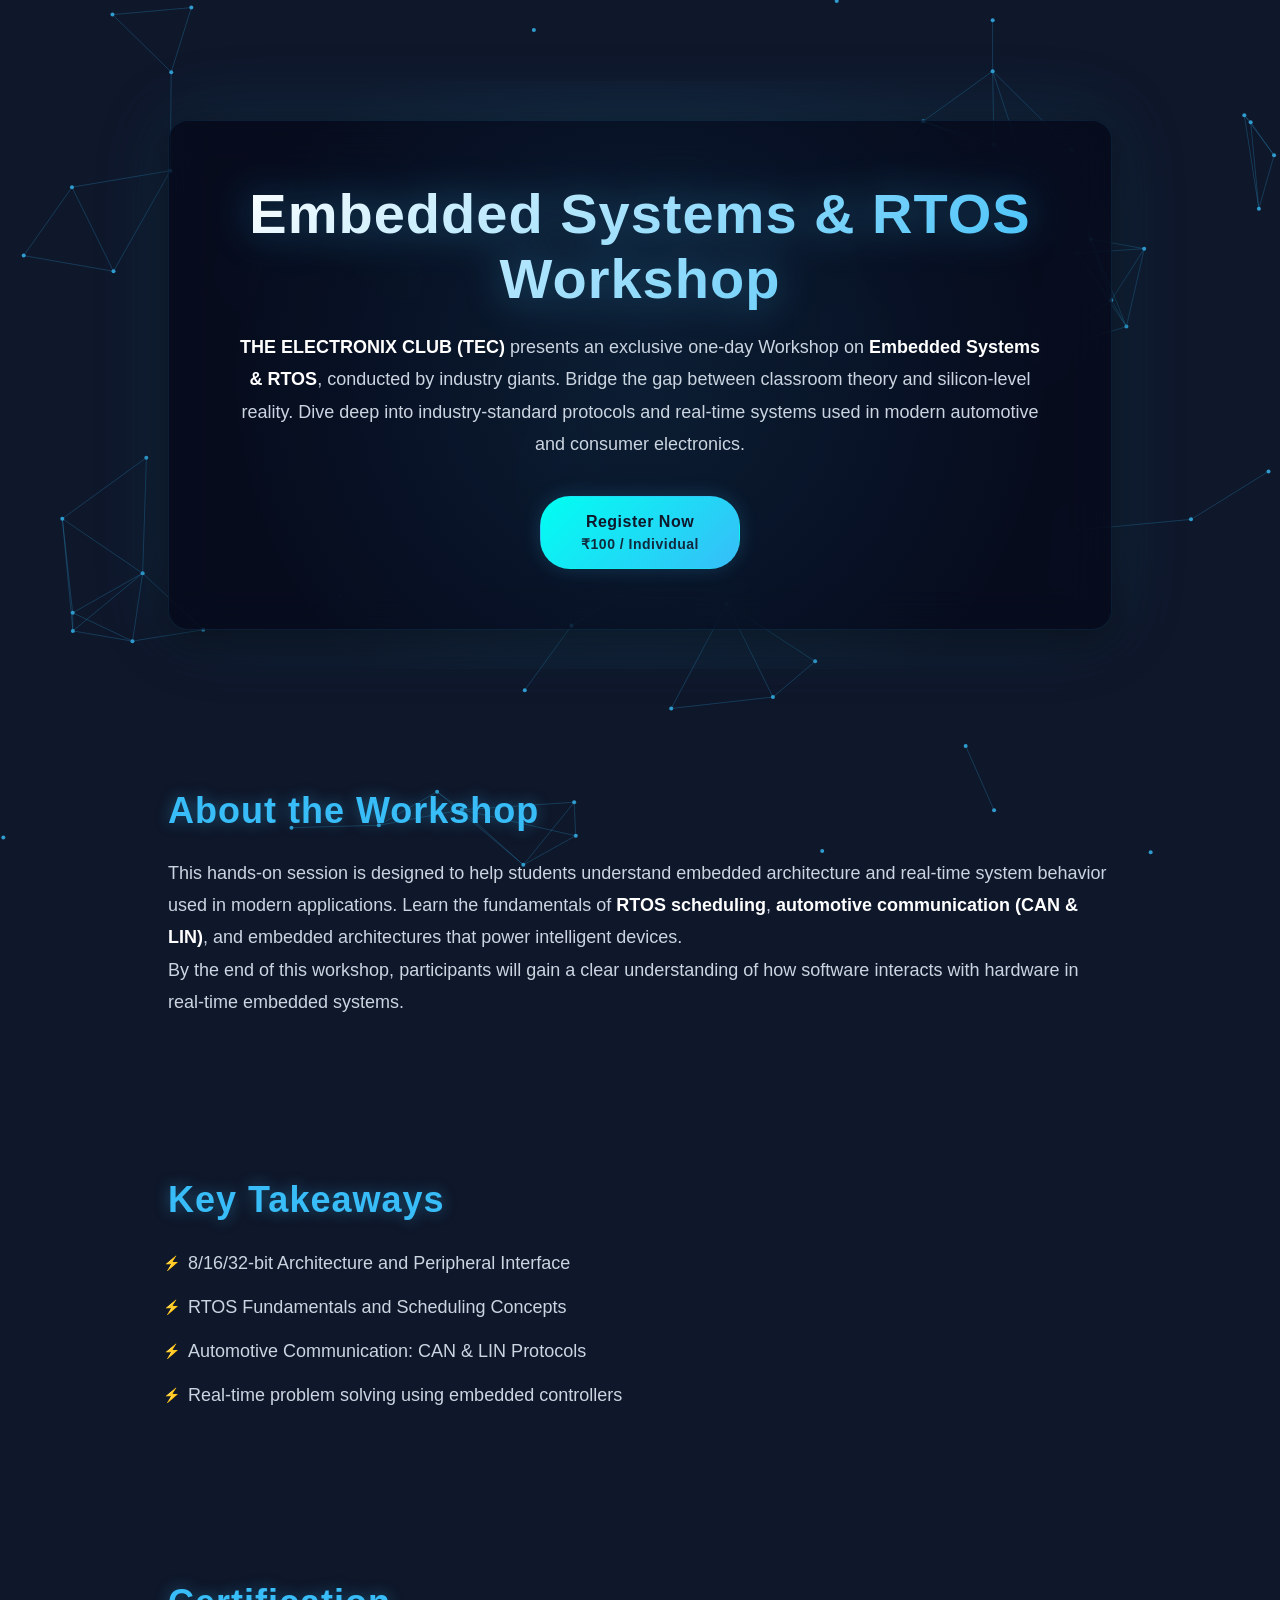
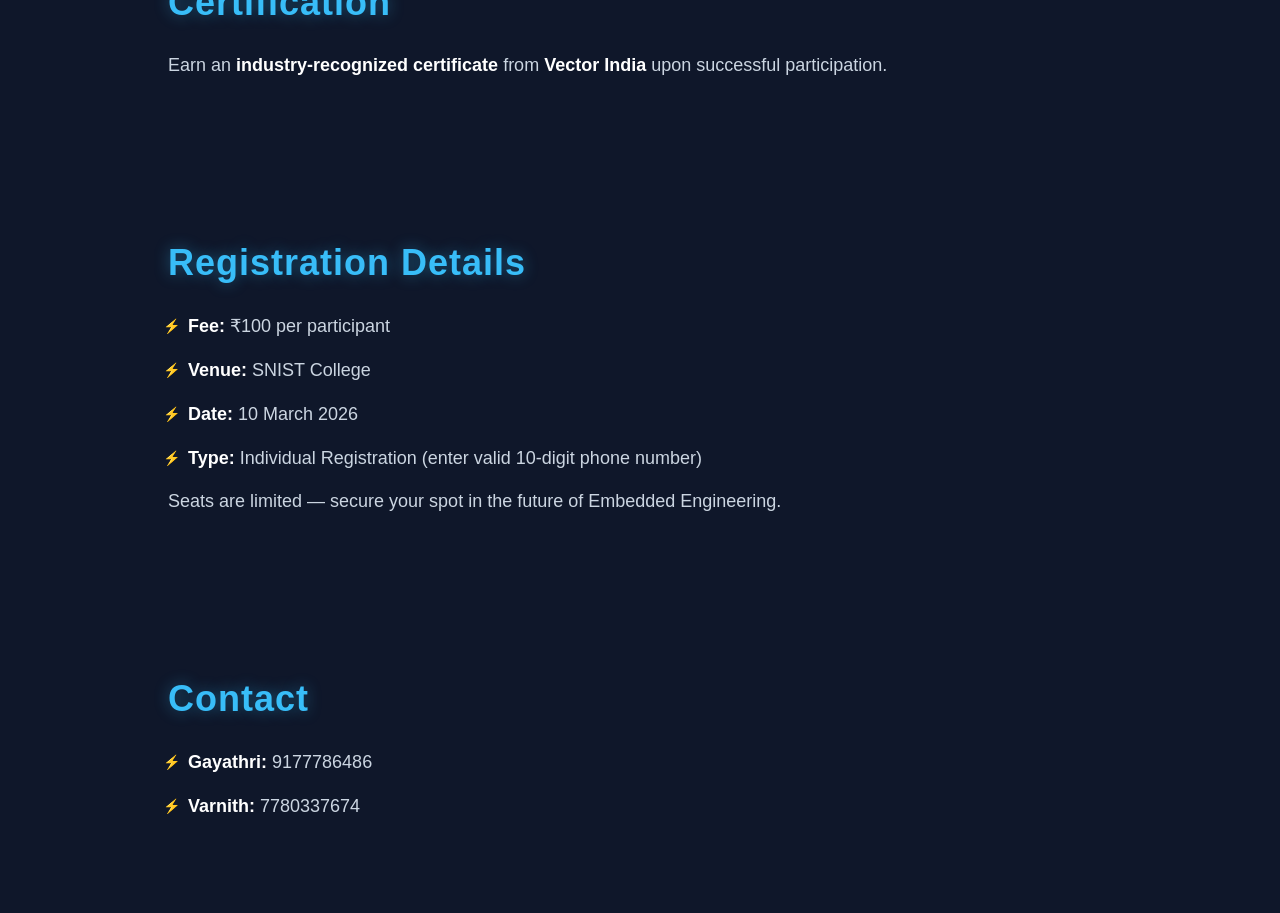
<file: workshop.html>
<!DOCTYPE html>
<html lang="en">

<head>
  <meta charset="UTF-8">
  <meta name="viewport" content="width=device-width, initial-scale=1.0">
  <title>Embedded Systems & RTOS Workshop | The Electronix Club</title>

  <style>
    :root {
      --cyan: #00fff2;
      --cyan-glow: rgba(0, 255, 242, 0.4);
      --cyan-subtle: rgba(0, 255, 242, 0.1);
      --blue: #38bdf8;
      --blue-glow: rgba(56, 189, 248, 0.4);
      --bg-dark: #0f172a;
      --glass-bg: rgba(15, 23, 42, 0.6);
      --glass-border: rgba(56, 189, 248, 0.2);
      --text-muted: #cbd5e1;
      --easing: cubic-bezier(0.25, 1, 0.5, 1);
    }

    * {
      margin: 0;
      padding: 0;
      box-sizing: border-box;
    }

    html {
      scroll-behavior: smooth;
    }

    body {
      font-family: 'Poppins', Arial, sans-serif;
      background: var(--bg-dark);
      color: white;
      overflow-x: hidden;
      -webkit-font-smoothing: antialiased;
      -moz-osx-font-smoothing: grayscale;
    }

    /* animated background */
    canvas {
      position: fixed;
      top: 0;
      left: 0;
      z-index: -1;
      opacity: 0.8;
    }

    /* sections */
    section {
      padding: 80px 10%;
      max-width: 1200px;
      margin: auto;
      position: relative;
    }

    h1,
    h2 {
      font-family: 'Orbitron', sans-serif;
      color: var(--blue);
      margin-bottom: 25px;
      text-shadow: 0 0 15px var(--blue-glow);
      letter-spacing: 1px;
    }

    h2 {
      font-size: 36px;
    }

    p {
      color: var(--text-muted);
      line-height: 1.8;
      font-size: 18px;
    }

    b,
    strong {
      color: #ffffff;
      font-weight: 600;
    }

    /* hero section */
    .hero {
      text-align: center;
      padding: 120px 10% 80px;
    }

    /* glowing hero box */
    .hero-box {
      background: rgba(2, 6, 23, 0.6);
      backdrop-filter: blur(20px);
      -webkit-backdrop-filter: blur(20px);
      padding: 60px 50px;
      border-radius: 20px;
      position: relative;
      border: 1px solid rgba(56, 189, 248, 0.1);
      box-shadow: 0 10px 40px rgba(0, 0, 0, 0.5), 0 0 80px rgba(56, 189, 248, 0.15);
      transition: all 0.5s var(--easing);
    }

    /* glow background */
    .hero-box::before {
      content: "";
      position: absolute;
      top: -40px;
      left: -40px;
      right: -40px;
      bottom: -40px;
      background: radial-gradient(circle at center, var(--blue) 0%, transparent 70%);
      opacity: 0.1;
      z-index: -1;
      pointer-events: none;
    }

    .hero h1 {
      font-size: 56px;
      margin-bottom: 20px;
      background: linear-gradient(135deg, #ffffff, var(--blue));
      -webkit-background-clip: text;
      background-clip: text;
      -webkit-text-fill-color: transparent;
      text-shadow: none;
      filter: drop-shadow(0 0 20px var(--blue-glow));
    }

    .hero p {
      margin-bottom: 35px;
      line-height: 1.8;
      max-width: 800px;
      margin-left: auto;
      margin-right: auto;
    }

    /* buttons */
    .button {
      background: linear-gradient(135deg, var(--cyan), var(--blue));
      padding: 16px 40px;
      border-radius: 30px;
      text-decoration: none;
      color: #0f172a;
      font-weight: 600;
      letter-spacing: 0.5px;
      display: inline-block;
      transition: all 0.4s var(--easing);
      text-align: center;
      cursor: pointer;
      box-shadow: 0 0 20px rgba(56, 189, 248, 0.2);
      border: 1px solid transparent;
    }

    .button .price {
      display: block;
      font-size: 14px;
      margin-top: 5px;
      font-weight: 700;
      opacity: 0.9;
    }

    .button:hover {
      transform: translateY(-3px) scale(1.02);
      box-shadow: 0 10px 30px rgba(56, 189, 248, 0.4), 0 0 60px rgba(0, 255, 242, 0.2);
    }

    /* lists */
    ul {
      margin-top: 20px;
      line-height: 1.9;
      padding-left: 20px;
      color: var(--text-muted);
      font-size: 18px;
    }

    ul li {
      margin-bottom: 10px;
      list-style-type: none;
      position: relative;
    }

    ul li::before {
      content: '⚡';
      position: absolute;
      left: -25px;
      color: var(--cyan);
      font-size: 14px;
      top: 4px;
    }

    /* cards */
    .card-container {
      display: flex;
      gap: 30px;
      flex-wrap: wrap;
      margin-top: 40px;
    }

    .card {
      background: var(--glass-bg);
      backdrop-filter: blur(12px);
      -webkit-backdrop-filter: blur(12px);
      border: 1px solid var(--glass-border);
      padding: 35px 30px;
      border-radius: 16px;
      flex: 1;
      min-width: 250px;
      box-shadow: 0 10px 30px rgba(0, 0, 0, 0.4);
      transition: all 0.5s var(--easing);
      position: relative;
      overflow: hidden;
    }

    .card::before {
      content: '';
      position: absolute;
      top: 0;
      left: 0;
      width: 100%;
      height: 100%;
      background: radial-gradient(circle at top, rgba(56, 189, 248, 0.1) 0%, transparent 60%);
      opacity: 0;
      transition: opacity 0.5s var(--easing);
    }

    .card:hover {
      transform: translateY(-8px);
      box-shadow: 0 20px 40px rgba(0, 0, 0, 0.5), 0 0 40px rgba(56, 189, 248, 0.15);
      border-color: rgba(56, 189, 248, 0.4);
    }

    .card:hover::before {
      opacity: 1;
    }

    .card h3 {
      font-family: 'Orbitron', sans-serif;
      margin-bottom: 15px;
      font-size: 22px;
      color: #ffffff;
      position: relative;
    }

    .card p {
      font-size: 16px;
      position: relative;
    }

    /* responsive */
    @media (max-width:768px) {
      section {
        padding: 60px 8%;
      }

      .hero {
        padding: 100px 5% 60px;
      }

      .hero-box {
        padding: 40px 20px;
      }

      .hero h1 {
        font-size: 40px;
      }

      h2 {
        font-size: 30px;
      }

      .button {
        padding: 14px 30px;
        width: 100%;
      }
    }
  </style>
</head>

<body>

  <canvas id="bg"></canvas>

  <!-- HERO -->
  <section class="hero">
    <div class="hero-box">
      <h1>Embedded Systems & RTOS Workshop</h1>
      <p>
        <b>THE ELECTRONIX CLUB (TEC)</b> presents an exclusive one-day Workshop on <b>Embedded Systems & RTOS</b>,
        conducted by industry giants.
        Bridge the gap between classroom theory and silicon-level reality. Dive deep into industry-standard protocols
        and real-time systems used in modern automotive and consumer electronics.
      </p>
      <a class="button" href="https://forms.gle/Pnr6RusgWbXwaG419" target="_blank">
        Register Now
        <span class="price">₹100 / Individual</span>
      </a>
    </div>
  </section>

  <!-- ABOUT -->
  <section>
    <h2>About the Workshop</h2>
    <p>
      This hands-on session is designed to help students understand embedded architecture and real-time system behavior
      used in modern applications. Learn the fundamentals of <b>RTOS scheduling</b>, <b>automotive communication (CAN &
        LIN)</b>, and embedded architectures that power intelligent devices.
    </p>
    <p>
      By the end of this workshop, participants will gain a clear understanding of how software interacts with hardware
      in real-time embedded systems.
    </p>
  </section>

  <!-- KEY TAKEAWAYS -->
  <section>
    <h2>Key Takeaways</h2>
    <ul>
      <li>8/16/32-bit Architecture and Peripheral Interface</li>
      <li>RTOS Fundamentals and Scheduling Concepts</li>
      <li>Automotive Communication: CAN & LIN Protocols</li>
      <li>Real-time problem solving using embedded controllers</li>
    </ul>
  </section>

  <!-- CERTIFICATION -->
  <section>
    <h2>Certification</h2>
    <p>
      Earn an <b>industry-recognized certificate</b> from <b>Vector India</b> upon successful participation.
    </p>
  </section>

  <!-- REGISTRATION DETAILS -->
  <section>
    <h2>Registration Details</h2>
    <ul>
      <li><b>Fee:</b> ₹100 per participant</li>
      <li><b>Venue:</b> SNIST College</li>
      <li><b>Date:</b> 10 March 2026</li>
      <li><b>Type:</b> Individual Registration (enter valid 10-digit phone number)</li>
    </ul>
    <p>
      Seats are limited — secure your spot in the future of Embedded Engineering.
    </p>
  </section>

  <!-- CONTACT -->
  <section>
    <h2>Contact</h2>
    <ul>
      <li><b>Gayathri:</b> 9177786486</li>
      <li><b>Varnith:</b> 7780337674</li>
    </ul>
  </section>

  <script>
    /* background animation */
    const canvas = document.getElementById("bg")
    const ctx = canvas.getContext("2d")
    canvas.width = window.innerWidth
    canvas.height = window.innerHeight
    let particles = []
    let particleCount = window.innerWidth < 768 ? 35 : 80

    for (let i = 0; i < particleCount; i++) {
      particles.push({
        x: Math.random() * canvas.width,
        y: Math.random() * canvas.height,
        vx: (Math.random() - 0.5) * 0.5,
        vy: (Math.random() - 0.5) * 0.5
      })
    }

    function animate() {
      ctx.clearRect(0, 0, canvas.width, canvas.height)
      particles.forEach(p => {
        p.x += p.vx
        p.y += p.vy
        if (p.x < 0 || p.x > canvas.width) p.vx *= -1
        if (p.y < 0 || p.y > canvas.height) p.vy *= -1
        ctx.beginPath()
        ctx.arc(p.x, p.y, 2, 0, Math.PI * 2)
        ctx.fillStyle = "#38bdf8"
        ctx.fill()
        particles.forEach(p2 => {
          let dist = Math.hypot(p.x - p2.x, p.y - p2.y)
          if (dist < 120) {
            ctx.beginPath()
            ctx.moveTo(p.x, p.y)
            ctx.lineTo(p2.x, p2.y)
            ctx.strokeStyle = "rgba(56,189,248,0.15)"
            ctx.stroke()
          }
        })
      })
      requestAnimationFrame(animate)
    }
    animate()

    /* Fix for double back-click issue */
    if (window.history && window.history.replaceState) {
      window.history.replaceState(null, null, window.location.href);
    }
  </script>
</body>

</html>
</file>
